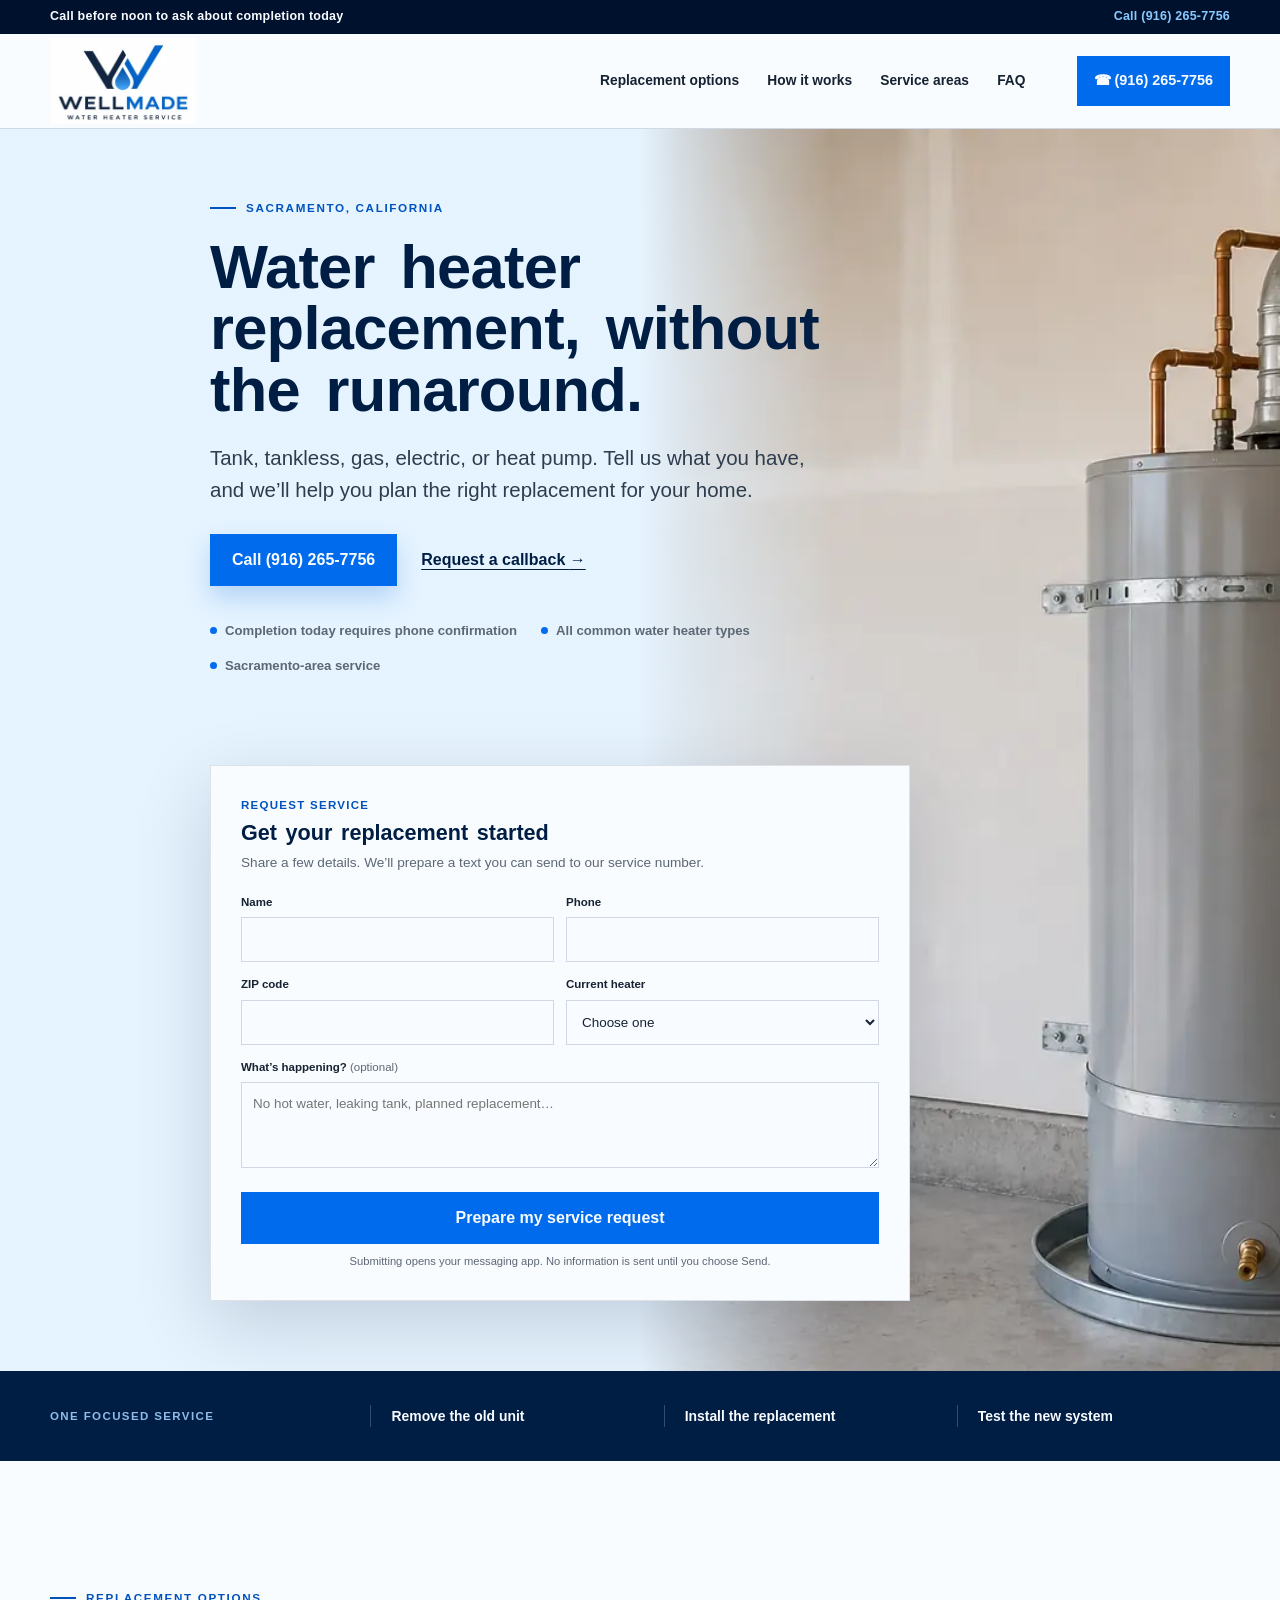
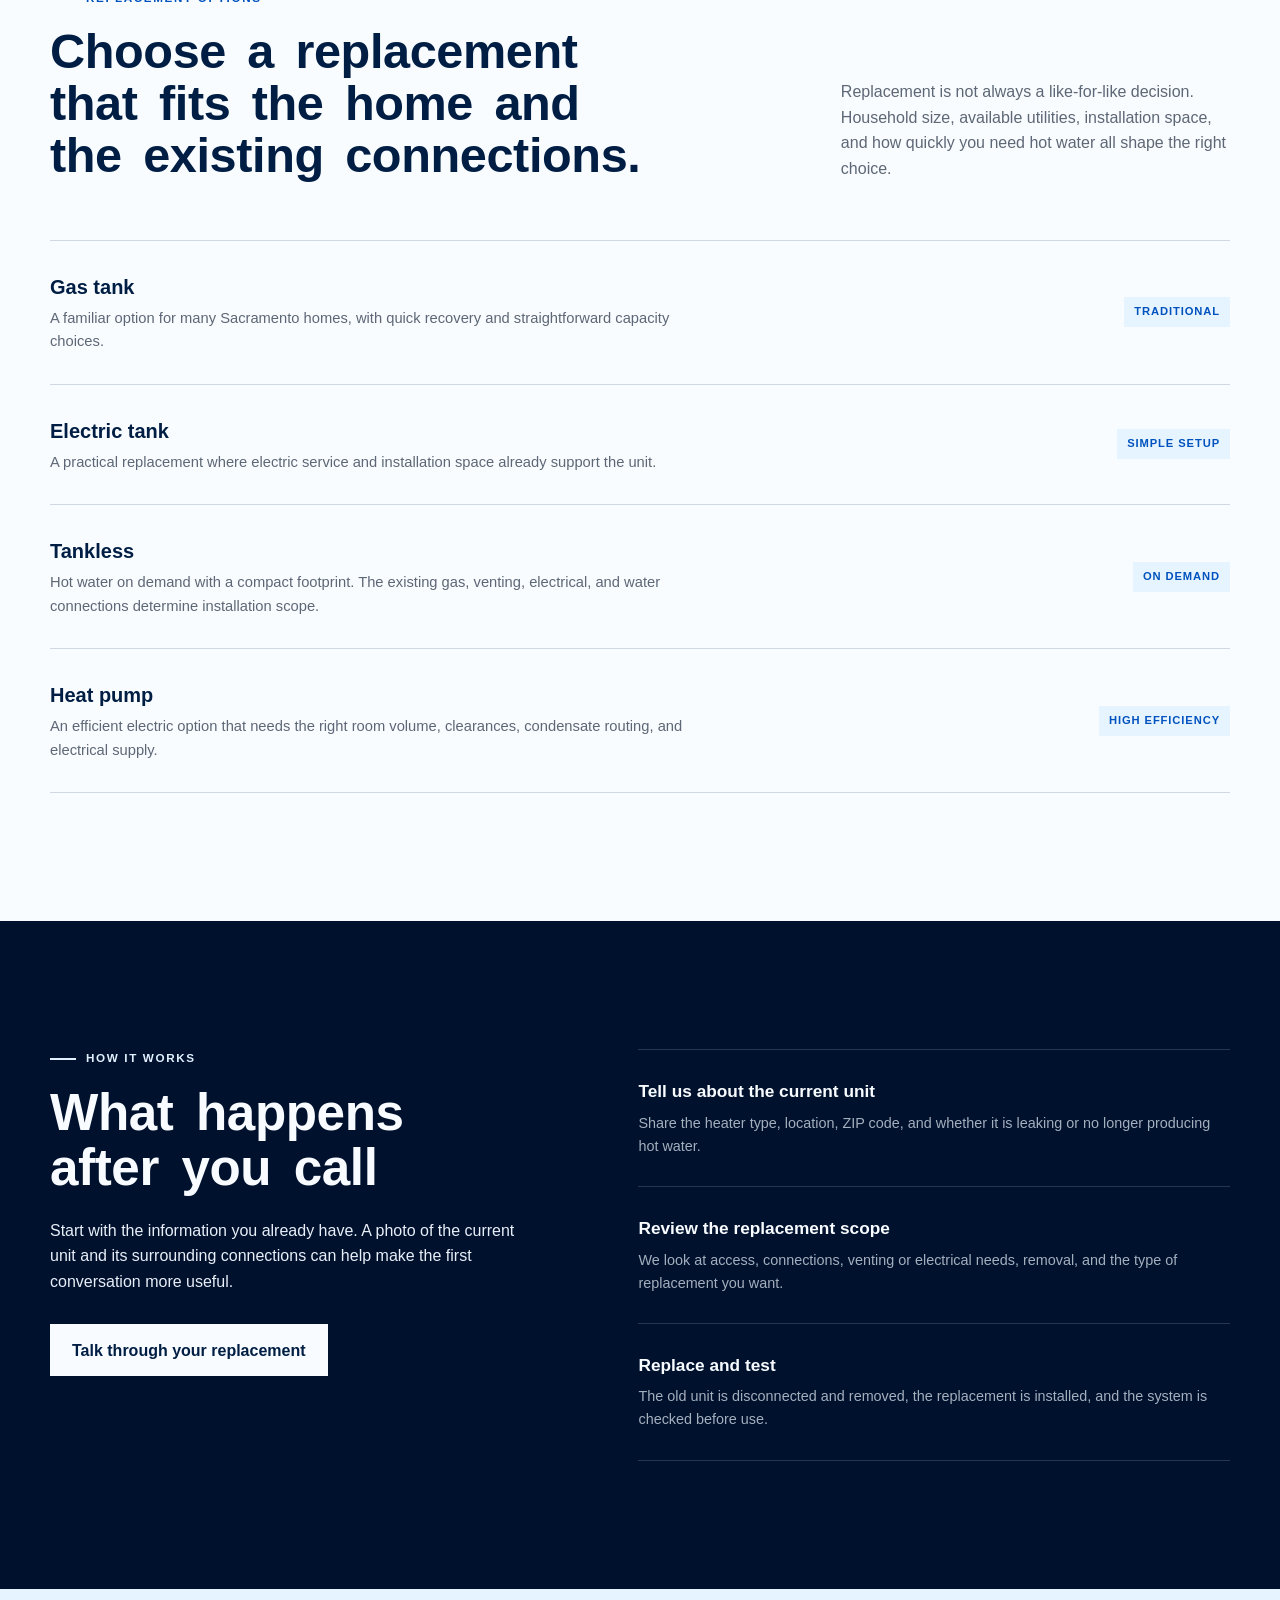
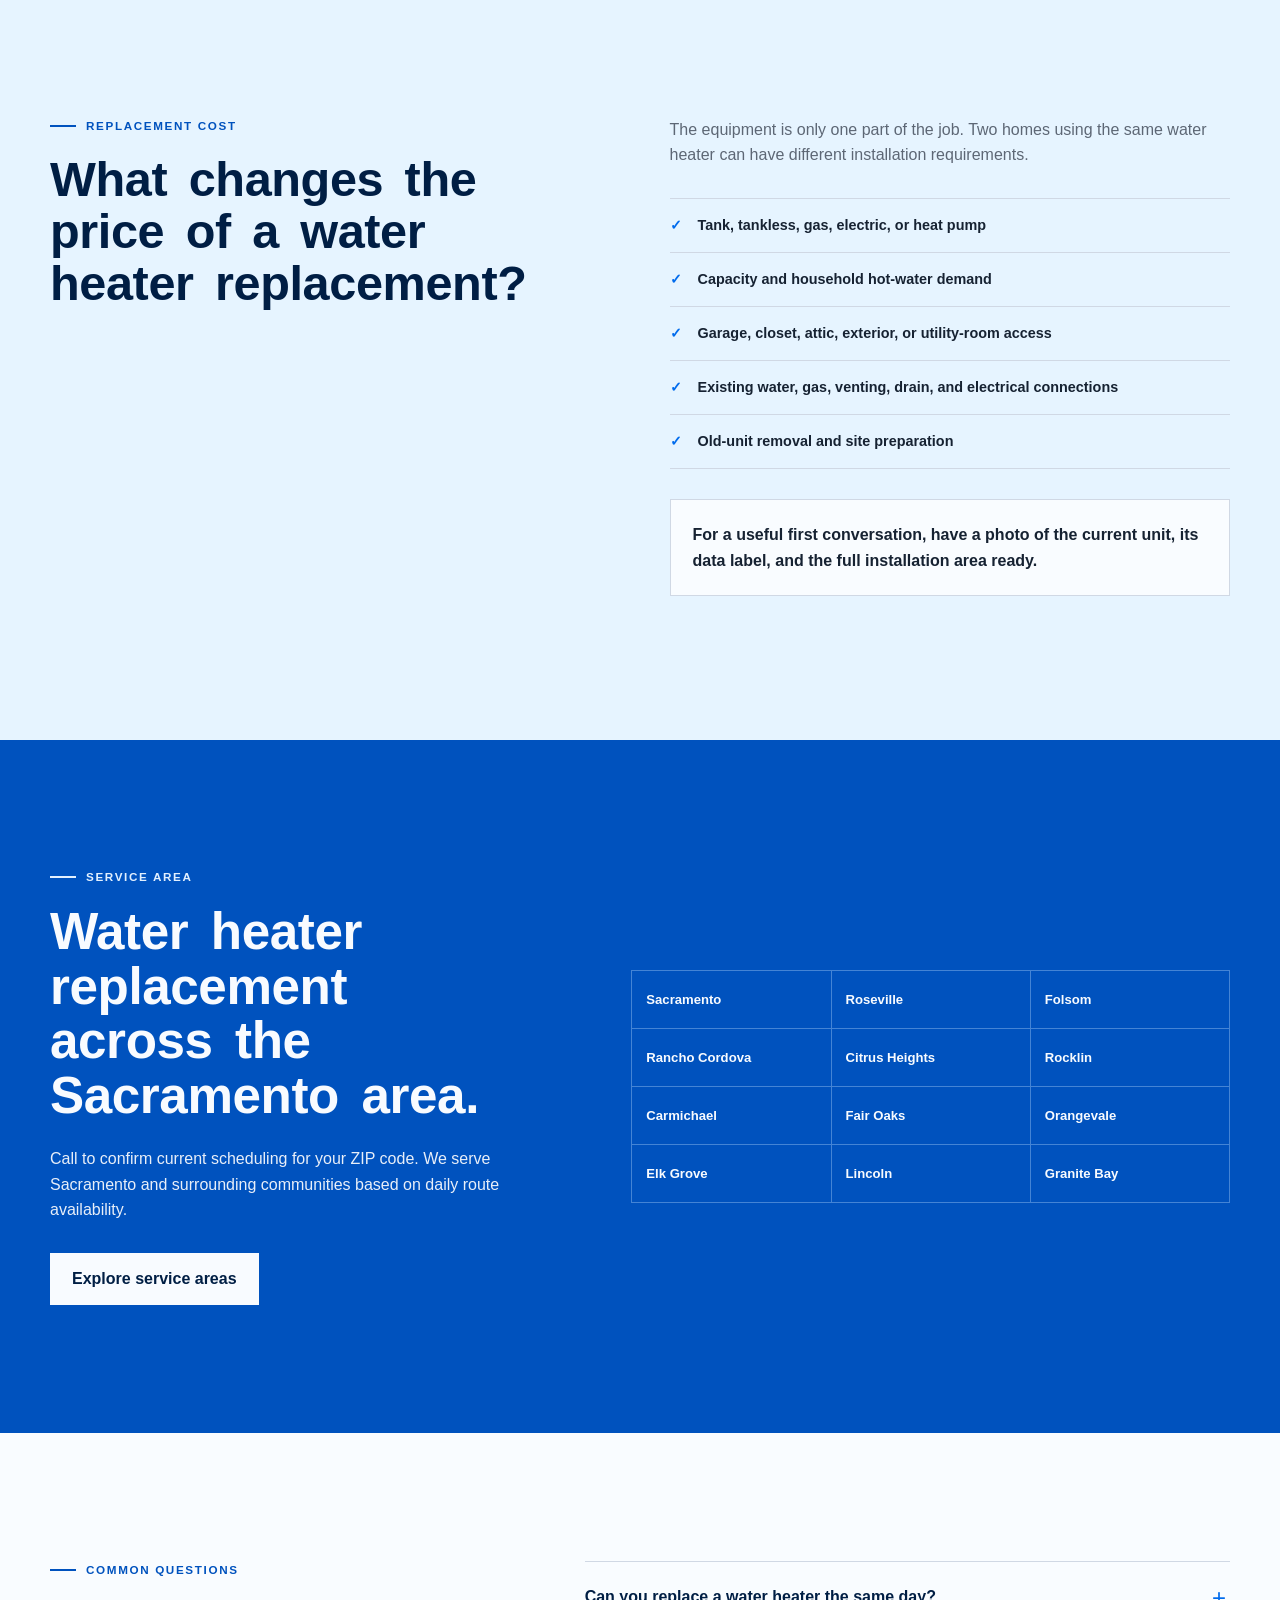
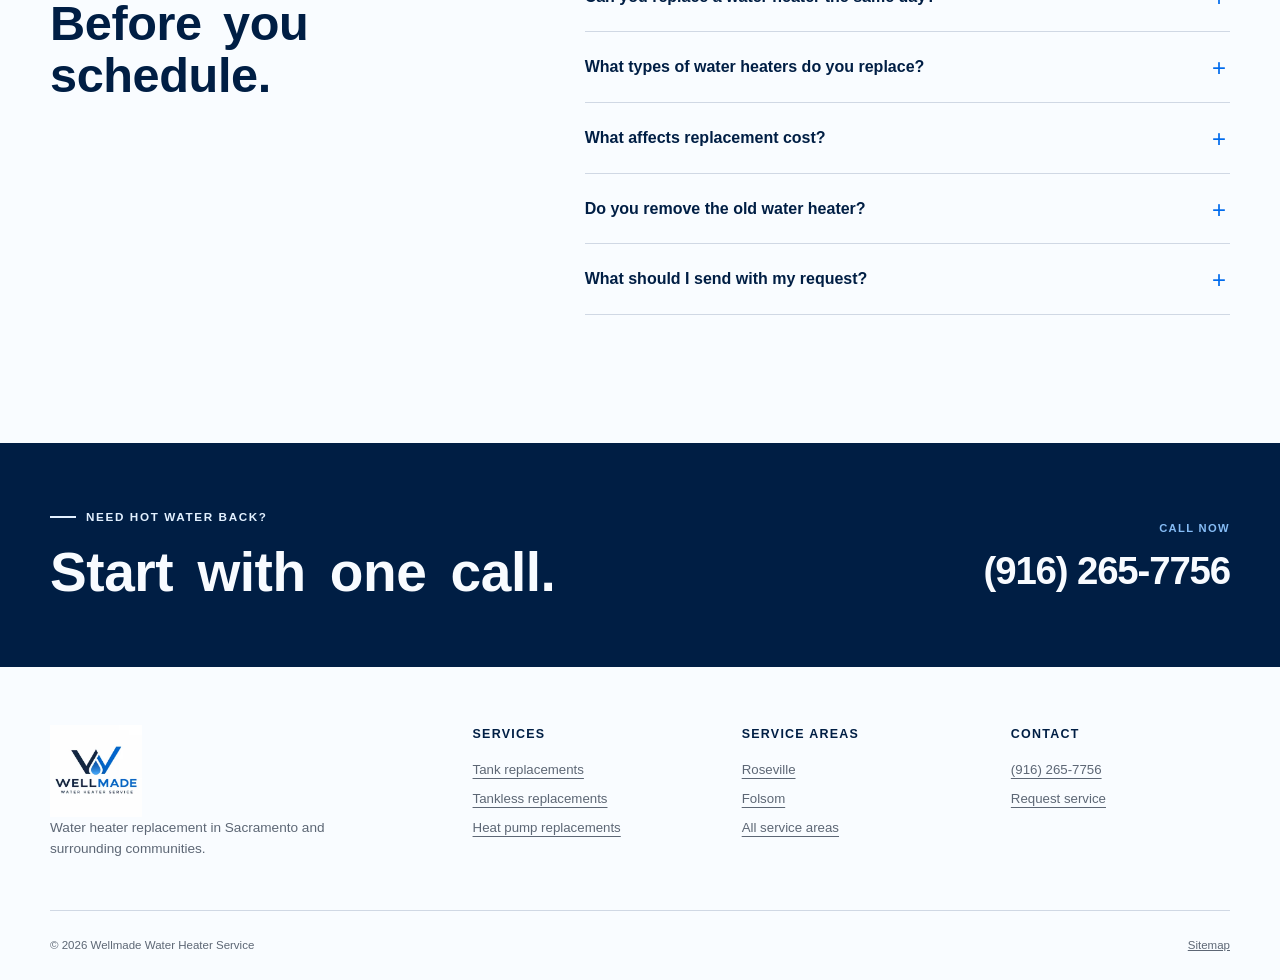
<file: index.html>
<!doctype html>
<html lang="en">
<head>
  <meta charset="utf-8">
  <meta name="viewport" content="width=device-width, initial-scale=1">
  <title>Water Heater Replacement in Sacramento, CA | Wellmade</title>
  <meta name="description" content="Water heater replacement in Sacramento for tank, tankless, gas, electric, and heat pump systems. Call before noon to ask about completion today.">
  <link rel="canonical" href="https://replacewaterheaters.com/">
  <meta name="robots" content="index,follow,max-image-preview:large">
  <meta property="og:type" content="website">
  <meta property="og:title" content="Water Heater Replacement in Sacramento | Wellmade">
  <meta property="og:description" content="Water heater replacement in the Sacramento area. Call before noon to ask whether completion by evening may be possible.">
  <meta property="og:url" content="https://replacewaterheaters.com/">
  <meta property="og:image" content="https://replacewaterheaters.com/assets/water-heater-hero-1536.webp">
  <meta name="theme-color" content="#075bd8">
  <link rel="icon" type="image/png" href="/assets/favicon.png">
  <link rel="preload" href="/assets/water-heater-hero-800.webp" as="image" type="image/webp" media="(max-width: 760px)" fetchpriority="high">
  <link rel="preload" href="/assets/water-heater-hero-1536.webp" as="image" type="image/webp" media="(min-width: 761px)" fetchpriority="high">
  <style>
    :root{--navy:oklch(24% .08 254);--navy-deep:oklch(18% .065 254);--blue:oklch(55% .22 255);--blue-dark:oklch(46% .19 255);--sky:oklch(96% .025 250);--ink:oklch(25% .035 255);--muted:oklch(51% .025 255);--line:oklch(88% .018 255);--paper:oklch(99% .006 255);--white:oklch(98.8% .006 255);--shell:min(1180px,calc(100vw - 40px));--shadow:0 24px 70px oklch(18% .05 255/.16)}
    *{box-sizing:border-box}html{scroll-behavior:smooth}body{margin:0;font-family:Arial,Helvetica,sans-serif;color:var(--ink);background:var(--paper);line-height:1.6}img{display:block;max-width:100%}a{color:inherit}.shell{width:var(--shell);margin-inline:auto}.skip-link{position:fixed;z-index:100;left:16px;top:12px;transform:translateY(-150%)}
    .service-bar{background:var(--navy-deep);color:var(--white);font-size:.78rem;font-weight:600}.service-bar__inner{min-height:34px;display:flex;justify-content:space-between;align-items:center}.service-bar a{color:oklch(82% .12 250);text-decoration:none}.site-header{position:relative;z-index:20;background:var(--paper);border-bottom:1px solid var(--line)}.header-inner{height:94px;display:flex;align-items:center;gap:clamp(20px,4vw,52px)}.brand{position:relative;flex:0 0 150px;width:150px;height:86px;overflow:hidden}.brand img{position:absolute;width:146px;height:146px;max-width:none;left:0;top:-27px}.desktop-nav{display:flex;align-items:center;gap:clamp(16px,2.2vw,30px);margin-left:auto}.desktop-nav a{font-size:.86rem;font-weight:600;text-decoration:none}.header-call{flex:0 0 auto;padding:13px 17px;background:var(--blue);color:var(--white);text-decoration:none;font-weight:700;font-size:.9rem}
    .hero{min-height:680px;position:relative;overflow:hidden;background:linear-gradient(90deg,var(--sky) 0 55%,transparent 55%)}.hero__image{position:absolute;inset:0 0 0 50%;overflow:hidden}.hero__image img{width:100%;height:100%;object-fit:cover;object-position:center}.hero__image:after{content:"";position:absolute;inset:0;background:linear-gradient(90deg,var(--sky),transparent 30%)}.hero__grid{min-height:680px;position:relative;display:grid;grid-template-columns:minmax(0,1.05fr) minmax(370px,.72fr);align-items:center;gap:clamp(40px,7vw,100px);padding-block:70px}.hero__copy{max-width:650px}.eyebrow{display:flex;align-items:center;gap:10px;margin:0 0 18px;color:var(--blue-dark);font-size:.73rem;font-weight:800;letter-spacing:.14em;text-transform:uppercase}.eyebrow span{width:26px;height:2px;background:currentColor}h1,p{margin-top:0}h1{max-width:680px;margin-bottom:22px;color:var(--navy);font-size:clamp(2.4rem,4.8vw,4.3rem);line-height:1;letter-spacing:-.012em;word-spacing:.15em;font-weight:800;text-wrap:balance}.hero__lead{max-width:610px;margin-bottom:28px;color:oklch(35% .035 255);font-size:clamp(1.05rem,1.7vw,1.28rem);line-height:1.55}.hero__actions{display:flex;align-items:center;gap:24px;flex-wrap:wrap}.button{min-height:52px;display:inline-flex;align-items:center;justify-content:center;border:0;padding:13px 22px;font-weight:700;text-decoration:none}.button--primary{background:var(--blue);color:var(--white);box-shadow:0 12px 26px oklch(51% .2 255/.22)}.button--light{background:var(--white);color:var(--navy)}.text-link{color:var(--navy);font-weight:700;text-underline-offset:4px}.hero__facts{display:flex;flex-wrap:wrap;gap:14px 24px;margin:34px 0 0;padding:0;list-style:none;font-size:.82rem;font-weight:600;color:var(--muted)}
    .request-form{align-self:center;padding:30px;background:var(--paper);box-shadow:var(--shadow);border:1px solid oklch(91% .01 255)}.request-form input,.request-form select,.request-form textarea{width:100%;min-height:45px}.field-row{display:grid;grid-template-columns:1fr 1fr;gap:12px}.field{margin-bottom:13px}.field label{display:block;margin-bottom:6px;font-size:.72rem;font-weight:700}.button--submit{width:100%;background:var(--blue);color:var(--white)}
    .mobile-cta{display:none}@media(max-width:980px){.desktop-nav{display:none}.header-call{margin-left:auto}.hero{background:var(--sky)}.hero__image{inset:0 0 0 58%;opacity:.55}.hero__grid{grid-template-columns:minmax(0,1fr) minmax(340px,.72fr);gap:30px}}@media(max-width:760px){:root{--shell:min(100% - 30px,620px)}body{padding-bottom:62px}.service-bar__inner{justify-content:center}.service-bar__inner span{display:none}.header-inner{height:84px}.brand{flex-basis:134px;width:134px;height:80px}.brand img{width:130px;height:130px;top:-25px}.header-call{padding:10px 12px;font-size:0}.header-call span{font-size:1.1rem}.hero{min-height:auto}.hero__image{position:relative;inset:auto;height:320px;opacity:1}.hero__image img{object-position:63% center}.hero__image:after{background:linear-gradient(0deg,var(--sky),transparent 35%)}.hero__grid{min-height:auto;display:flex;flex-direction:column;align-items:stretch;padding:0 0 48px;margin-top:-38px}.hero__copy{position:relative;z-index:2}h1{font-size:clamp(2.25rem,9.5vw,3.5rem)}.hero__lead{font-size:1rem}.hero__actions .button{width:100%}.text-link{width:100%;text-align:center}.hero__facts{gap:10px;flex-direction:column}.request-form{padding:24px 18px}.field-row{grid-template-columns:1fr;gap:0}.mobile-cta{position:fixed;z-index:50;inset:auto 0 0;height:62px;display:grid;grid-template-columns:1fr 1fr;background:var(--paper)}.mobile-cta a{display:grid;place-items:center;text-decoration:none;font-size:.82rem;font-weight:800}.mobile-cta a:first-child{background:var(--blue);color:var(--white)}}
  </style>
  <link rel="preload" href="/styles.css?v=20260811b" as="style" onload="this.onload=null;this.rel='stylesheet'">
  <noscript><link rel="stylesheet" href="/styles.css?v=20260811b"></noscript>
  <script type="application/ld+json">
{
  "@context": "https://schema.org",
  "@type": "HomeAndConstructionBusiness",
  "@id": "https://replacewaterheaters.com/#business",
  "name": "Wellmade Water Heater Service",
  "url": "https://replacewaterheaters.com/",
  "logo": "https://replacewaterheaters.com/assets/wellmade-water-heater-logo.png",
  "image": "https://replacewaterheaters.com/assets/water-heater-hero.png",
  "telephone": "+1-916-265-7756",
  "areaServed": [
    {
      "@type": "City",
      "name": "Sacramento"
    },
    {
      "@type": "City",
      "name": "Roseville"
    },
    {
      "@type": "City",
      "name": "Folsom"
    },
    {
      "@type": "City",
      "name": "Rancho Cordova"
    }
  ],
  "knowsAbout": [
    "Water heater replacement",
    "Water heater installation",
    "Tankless water heater replacement",
    "Gas water heater replacement",
    "Electric water heater replacement",
    "Heat pump water heater replacement"
  ],
  "contactPoint": {
    "@type": "ContactPoint",
    "telephone": "+1-916-265-7756",
    "contactType": "customer service",
    "areaServed": "US-CA",
    "availableLanguage": "English"
  }
}
</script>
  <script type="application/ld+json">
{
  "@context": "https://schema.org",
  "@type": "FAQPage",
  "mainEntity": [
    {
      "@type": "Question",
      "name": "Can you replace a water heater the same day?",
      "acceptedAnswer": {
        "@type": "Answer",
        "text": "Call before noon to ask whether completion today may be possible. We confirm timing by phone after checking the route, equipment availability, site conditions, and permit needs."
      }
    },
    {
      "@type": "Question",
      "name": "What types of water heaters do you replace?",
      "acceptedAnswer": {
        "@type": "Answer",
        "text": "We replace traditional tank, tankless, gas, electric, and heat pump water heaters for Sacramento-area homes."
      }
    },
    {
      "@type": "Question",
      "name": "What affects replacement cost?",
      "acceptedAnswer": {
        "@type": "Answer",
        "text": "Heater type and capacity, installation location, existing connections, venting or electrical requirements, removal, and required site preparation all affect the scope."
      }
    },
    {
      "@type": "Question",
      "name": "Do you remove the old water heater?",
      "acceptedAnswer": {
        "@type": "Answer",
        "text": "Old-unit removal can be included with the replacement. Confirm access and removal details when requesting your estimate."
      }
    },
    {
      "@type": "Question",
      "name": "What should I send with my request?",
      "acceptedAnswer": {
        "@type": "Answer",
        "text": "Your name, phone, ZIP code, heater type, and a short description are enough to start. Photos of the unit, data label, connections, and surrounding space are also useful."
      }
    }
  ]
}
</script>
</head>
<body>
  <a class="skip-link" href="#main">Skip to main content</a>

  <div class="service-bar">
    <div class="shell service-bar__inner">
      <span>Call before noon to ask about completion today</span>
      <a href="tel:+19162657756">Call (916) 265-7756</a>
    </div>
  </div>

  <header class="site-header">
    <div class="shell header-inner">
      <a class="brand" href="/" aria-label="Wellmade Water Heater Service home">
        <img src="/assets/wellmade-water-heater-logo-300.webp" alt="Wellmade Water Heater Service" width="300" height="300">
      </a>
      <nav class="desktop-nav" aria-label="Primary navigation">
        <a href="#options">Replacement options</a>
        <a href="#process">How it works</a>
        <a href="/service-areas/">Service areas</a>
        <a href="#faq">FAQ</a>
      </nav>
      <a class="header-call" href="tel:+19162657756" aria-label="Call (916) 265-7756">
        <span aria-hidden="true">☎</span> (916) 265-7756
      </a>
    </div>
  </header>

  <main id="main">
    <section class="hero" aria-labelledby="hero-title">
      <picture class="hero__image">
        <source media="(max-width: 760px)" srcset="/assets/water-heater-hero-800.webp" type="image/webp">
        <img src="/assets/water-heater-hero-1536.webp" alt="New residential water heater installed in a clean garage" width="1536" height="1024" fetchpriority="high">
      </picture>
      <div class="shell hero__grid">
        <div class="hero__copy">
          <p class="eyebrow"><span></span>Sacramento, California</p>
          <h1 id="hero-title">Water heater replacement, without the runaround.</h1>
          <p class="hero__lead">Tank, tankless, gas, electric, or heat pump. Tell us what you have, and we’ll help you plan the right replacement for your home.</p>
          <div class="hero__actions">
            <a class="button button--primary" href="tel:+19162657756">Call (916) 265-7756</a>
            <a class="text-link" href="#request">Request a callback <span aria-hidden="true">→</span></a>
          </div>
          <ul class="hero__facts" aria-label="Service highlights">
            <li>Completion today requires phone confirmation</li>
            <li>All common water heater types</li>
            <li>Sacramento-area service</li>
          </ul>
        </div>

        <form class="request-form" id="request" novalidate>
          <div class="form-heading">
            <p class="form-kicker">Request service</p>
            <h2>Get your replacement started</h2>
            <p>Share a few details. We’ll prepare a text you can send to our service number.</p>
          </div>
          <div class="field-row">
            <div class="field">
              <label for="name">Name</label>
              <input id="name" name="name" autocomplete="name" required>
            </div>
            <div class="field">
              <label for="phone">Phone</label>
              <input id="phone" name="phone" type="tel" inputmode="tel" autocomplete="tel" required>
            </div>
          </div>
          <div class="field-row">
            <div class="field">
              <label for="zip">ZIP code</label>
              <input id="zip" name="zip" inputmode="numeric" autocomplete="postal-code" pattern="[0-9]{5}" required>
            </div>
            <div class="field">
              <label for="heater">Current heater</label>
              <select id="heater" name="heater" required>
                <option value="">Choose one</option>
                <option>Gas tank</option>
                <option>Electric tank</option>
                <option>Tankless</option>
                <option>Heat pump</option>
                <option>Not sure</option>
              </select>
            </div>
          </div>
          <div class="field">
            <label for="message">What’s happening? <span>(optional)</span></label>
            <textarea id="message" name="message" rows="3" placeholder="No hot water, leaking tank, planned replacement…"></textarea>
          </div>
          <p class="form-error" id="form-error" role="alert" hidden>Please complete the required fields and enter a 5-digit ZIP code.</p>
          <button class="button button--submit" type="submit">Prepare my service request</button>
          <p class="form-note">Submitting opens your messaging app. No information is sent until you choose Send.</p>
        </form>
      </div>
    </section>

    <section class="intent-strip" aria-label="Water heater replacement services">
      <div class="shell intent-strip__grid">
        <p>One focused service</p>
        <strong>Remove the old unit</strong>
        <strong>Install the replacement</strong>
        <strong>Test the new system</strong>
      </div>
    </section>

    <section class="section options" id="options">
      <div class="shell">
        <div class="section-heading section-heading--split">
          <div>
            <p class="eyebrow"><span></span>Replacement options</p>
            <h2>Choose a replacement that fits the home and the existing connections.</h2>
          </div>
          <p>Replacement is not always a like-for-like decision. Household size, available utilities, installation space, and how quickly you need hot water all shape the right choice.</p>
        </div>

        <div class="option-list">
          <article class="option-row">
            <div><h3>Gas tank</h3><p>A familiar option for many Sacramento homes, with quick recovery and straightforward capacity choices.</p></div>
            <span class="option-tag">Traditional</span>
          </article>
          <article class="option-row">
            <div><h3>Electric tank</h3><p>A practical replacement where electric service and installation space already support the unit.</p></div>
            <span class="option-tag">Simple setup</span>
          </article>
          <article class="option-row">
            <div><h3>Tankless</h3><p>Hot water on demand with a compact footprint. The existing gas, venting, electrical, and water connections determine installation scope.</p></div>
            <span class="option-tag">On demand</span>
          </article>
          <article class="option-row">
            <div><h3>Heat pump</h3><p>An efficient electric option that needs the right room volume, clearances, condensate routing, and electrical supply.</p></div>
            <span class="option-tag">High efficiency</span>
          </article>
        </div>
      </div>
    </section>

    <section class="section process" id="process">
      <div class="shell process__grid">
        <div class="process__intro">
          <p class="eyebrow eyebrow--light"><span></span>How it works</p>
          <h2>What happens after you call</h2>
          <p>Start with the information you already have. A photo of the current unit and its surrounding connections can help make the first conversation more useful.</p>
          <a class="button button--light" href="tel:+19162657756">Talk through your replacement</a>
        </div>
        <ol class="steps">
          <li><div><h3>Tell us about the current unit</h3><p>Share the heater type, location, ZIP code, and whether it is leaking or no longer producing hot water.</p></div></li>
          <li><div><h3>Review the replacement scope</h3><p>We look at access, connections, venting or electrical needs, removal, and the type of replacement you want.</p></div></li>
          <li><div><h3>Replace and test</h3><p>The old unit is disconnected and removed, the replacement is installed, and the system is checked before use.</p></div></li>
        </ol>
      </div>
    </section>

    <section class="section cost" id="cost">
      <div class="shell cost__grid">
        <div>
          <p class="eyebrow"><span></span>Replacement cost</p>
          <h2>What changes the price of a water heater replacement?</h2>
        </div>
        <div class="cost__content">
          <p>The equipment is only one part of the job. Two homes using the same water heater can have different installation requirements.</p>
          <ul class="check-list">
            <li>Tank, tankless, gas, electric, or heat pump</li>
            <li>Capacity and household hot-water demand</li>
            <li>Garage, closet, attic, exterior, or utility-room access</li>
            <li>Existing water, gas, venting, drain, and electrical connections</li>
            <li>Old-unit removal and site preparation</li>
          </ul>
          <p class="cost__callout">For a useful first conversation, have a photo of the current unit, its data label, and the full installation area ready.</p>
        </div>
      </div>
    </section>

    <section class="section service-area" id="service-area">
      <div class="shell service-area__grid">
        <div class="service-area__copy">
          <p class="eyebrow eyebrow--light"><span></span>Service area</p>
          <h2>Water heater replacement across the Sacramento area.</h2>
          <p>Call to confirm current scheduling for your ZIP code. We serve Sacramento and surrounding communities based on daily route availability.</p>
          <a class="button button--light" href="/service-areas/">Explore service areas</a>
        </div>
        <div class="city-list" aria-label="Cities served">
          <span>Sacramento</span><span>Roseville</span><span>Folsom</span><span>Rancho Cordova</span>
          <span>Citrus Heights</span><span>Rocklin</span><span>Carmichael</span><span>Fair Oaks</span>
          <span>Orangevale</span><span>Elk Grove</span><span>Lincoln</span><span>Granite Bay</span>
        </div>
      </div>
    </section>

    <section class="section faq" id="faq">
      <div class="shell faq__grid">
        <div>
          <p class="eyebrow"><span></span>Common questions</p>
          <h2>Before you schedule.</h2>
        </div>
        <div class="faq-list">
          <details>
            <summary>Can you replace a water heater the same day?</summary>
            <p>Call before noon to ask whether completion today may be possible. We confirm timing by phone after checking the route, equipment availability, site conditions, and permit needs.</p>
          </details>
          <details>
            <summary>What types of water heaters do you replace?</summary>
            <p>We replace traditional tank, tankless, gas, electric, and heat pump water heaters for Sacramento-area homes.</p>
          </details>
          <details>
            <summary>What affects replacement cost?</summary>
            <p>Heater type and capacity, installation location, existing connections, venting or electrical requirements, removal, and required site preparation all affect the scope.</p>
          </details>
          <details>
            <summary>Do you remove the old water heater?</summary>
            <p>Old-unit removal can be included with the replacement. Confirm access and removal details when requesting your estimate.</p>
          </details>
          <details>
            <summary>What should I send with my request?</summary>
            <p>Your name, phone, ZIP code, heater type, and a short description are enough to start. Photos of the unit, data label, connections, and surrounding space are also useful.</p>
          </details>
        </div>
      </div>
    </section>

    <section class="final-cta">
      <div class="shell final-cta__inner">
        <div>
          <p class="eyebrow eyebrow--light"><span></span>Need hot water back?</p>
          <h2>Start with one call.</h2>
        </div>
        <a class="final-cta__phone" href="tel:+19162657756"><span>Call now</span>(916) 265-7756</a>
      </div>
    </section>
  </main>

  <footer class="site-footer">
    <div class="shell footer__grid">
      <div class="footer-brand">
        <img src="/assets/wellmade-water-heater-logo-300.webp" alt="Wellmade Water Heater Service" width="300" height="300" loading="lazy" decoding="async">
        <p>Water heater replacement in Sacramento and surrounding communities.</p>
      </div>
      <div><h2>Services</h2><a href="#options">Tank replacements</a><a href="#options">Tankless replacements</a><a href="#options">Heat pump replacements</a></div>
      <div><h2>Service areas</h2><a href="/service-areas/roseville-ca/">Roseville</a><a href="/service-areas/folsom-ca/">Folsom</a><a href="/service-areas/">All service areas</a></div>
      <div><h2>Contact</h2><a href="tel:+19162657756">(916) 265-7756</a><a href="#request">Request service</a></div>
    </div>
    <div class="shell footer-bottom"><span>© <span id="year">2026</span> Wellmade Water Heater Service</span><a href="/sitemap.xml">Sitemap</a></div>
  </footer>

  <div class="mobile-cta" aria-label="Quick contact">
    <a href="tel:+19162657756">Call now</a>
    <a href="#request">Request service</a>
  </div>

  <script src="/script.js?v=20260810b" defer></script>
</body>
</html>
</file>
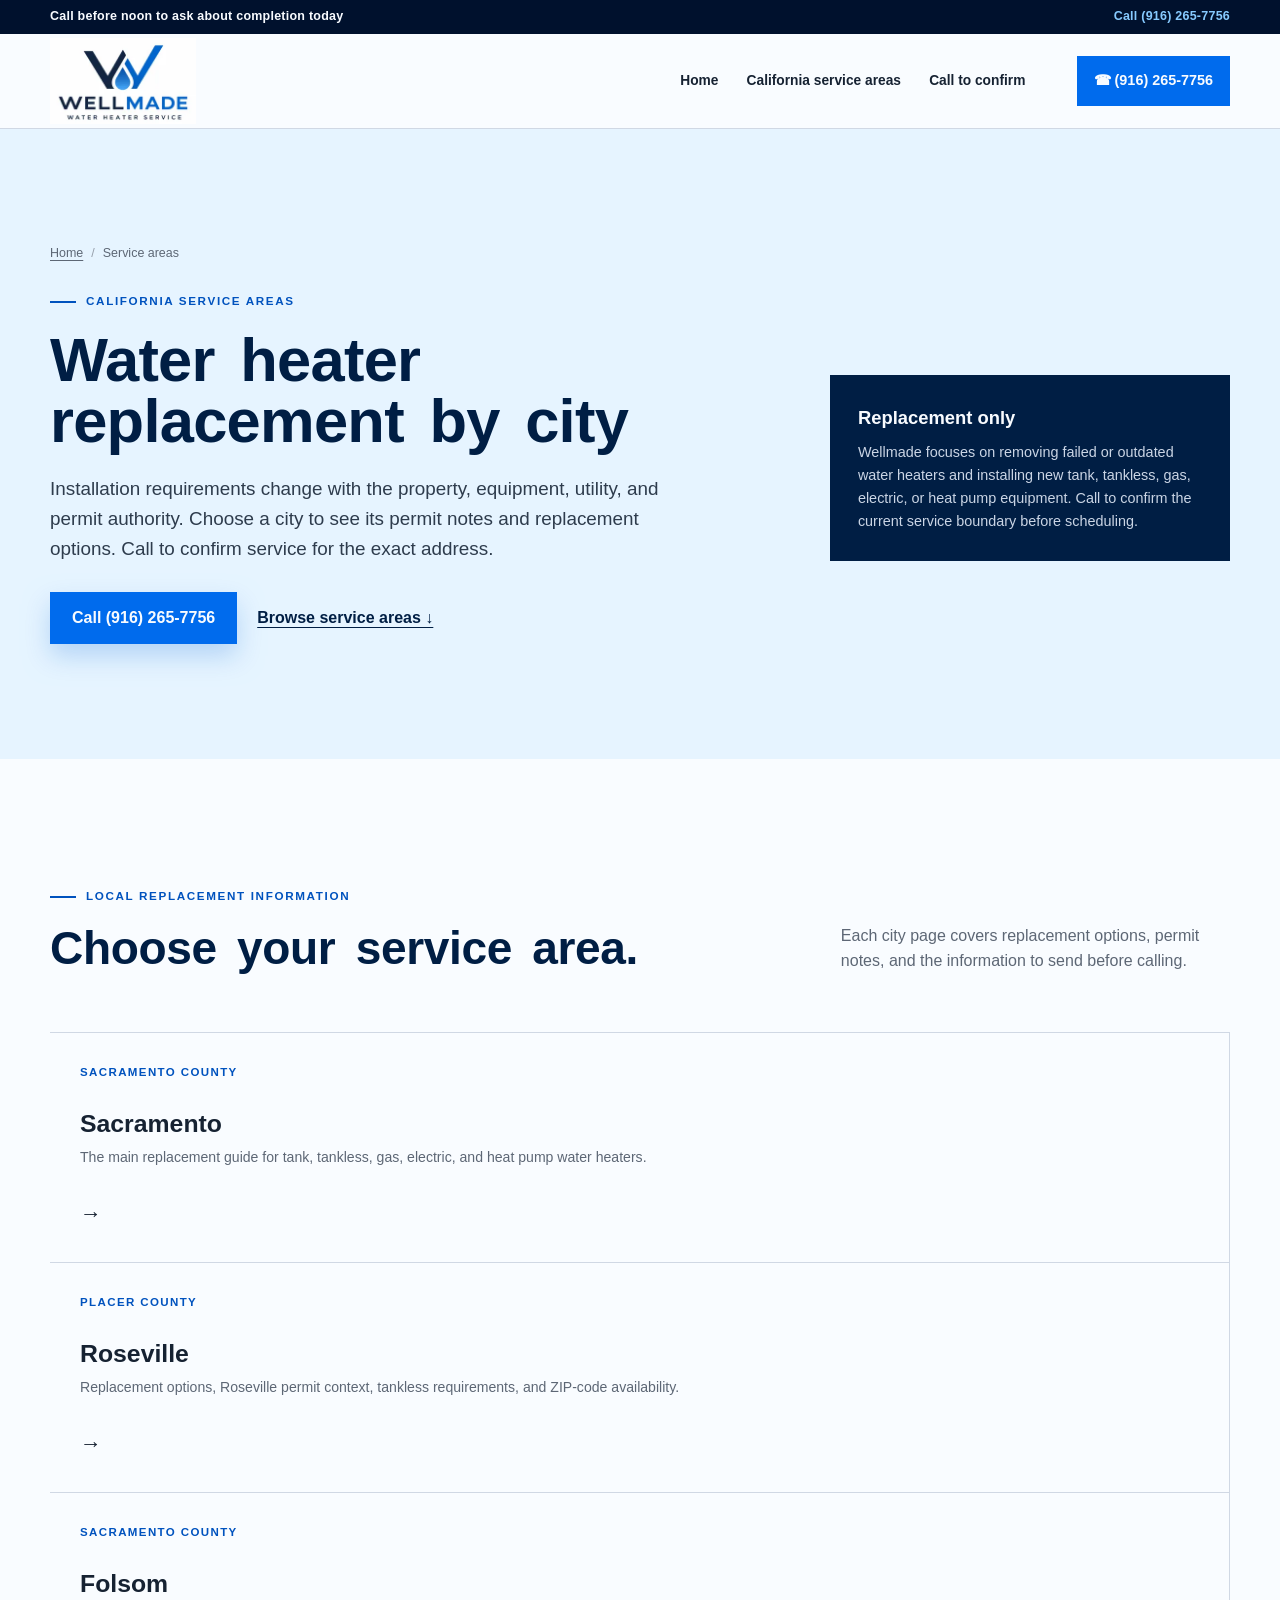
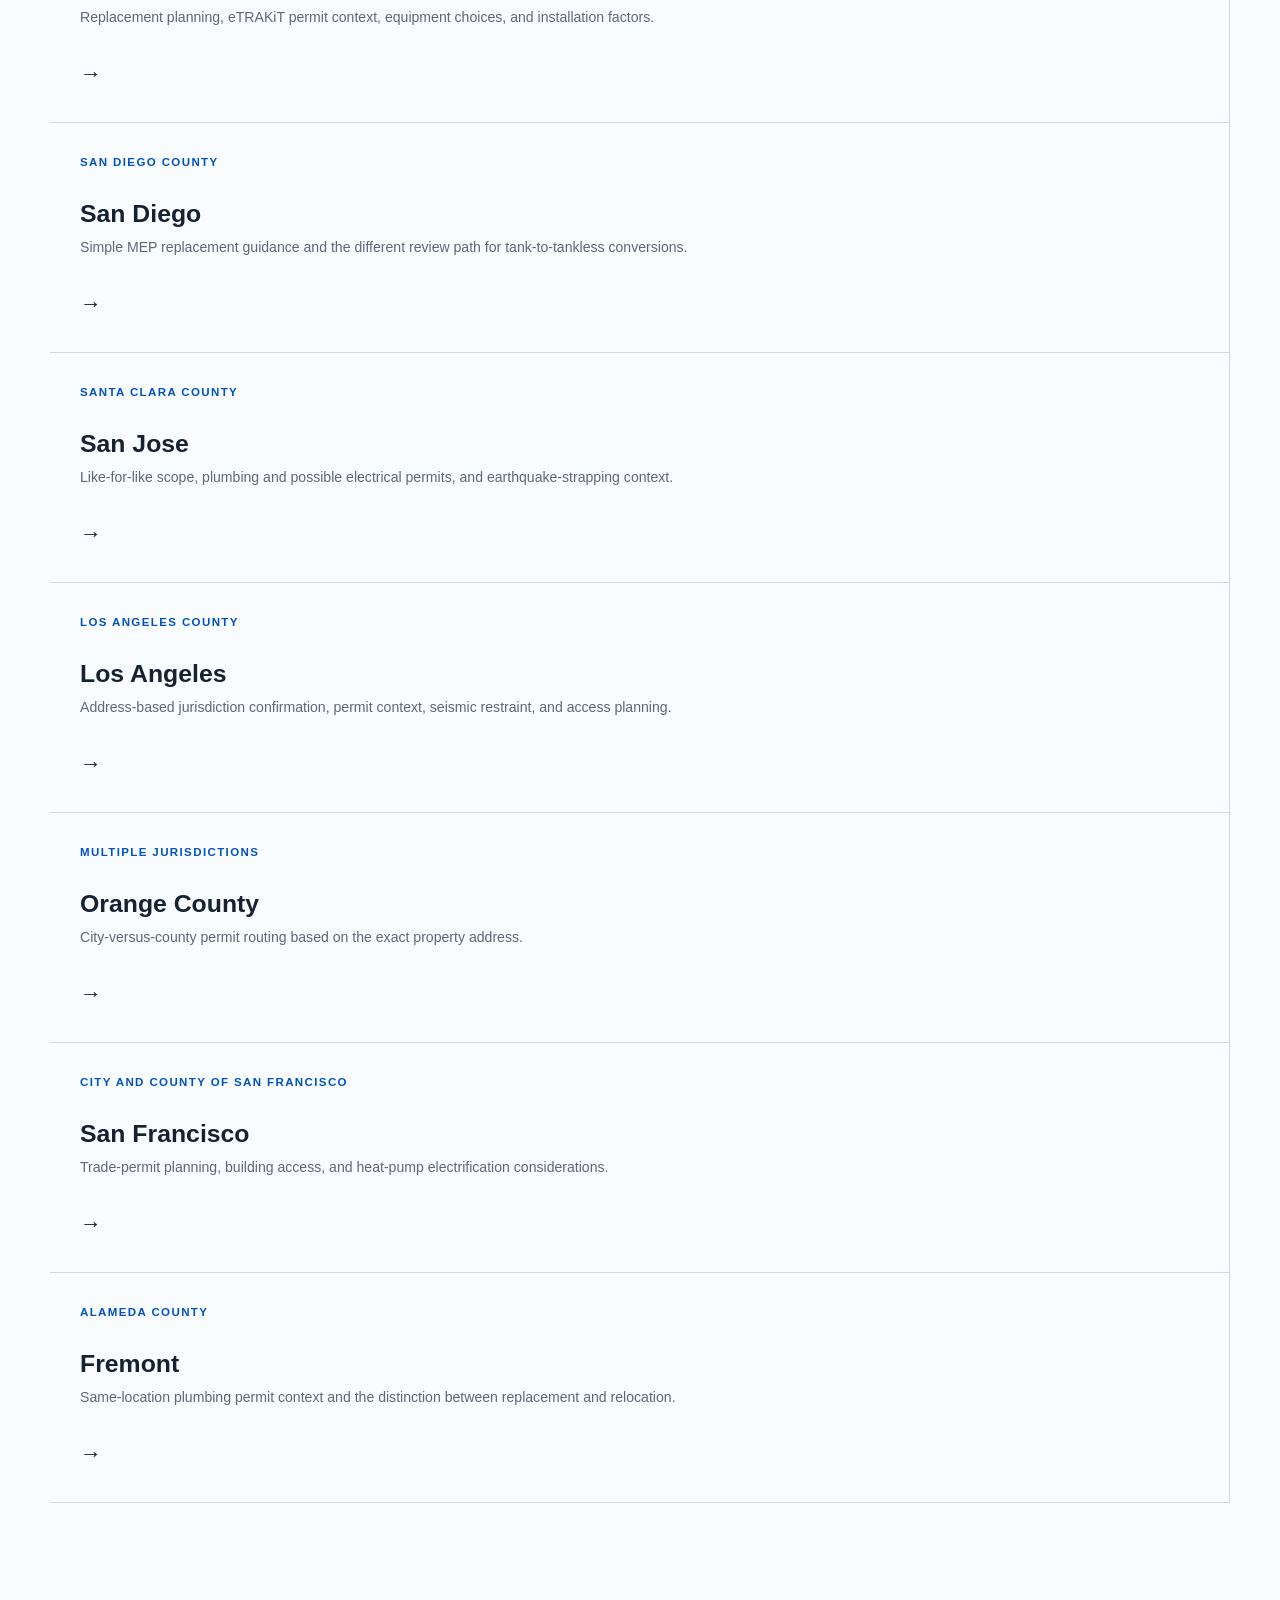
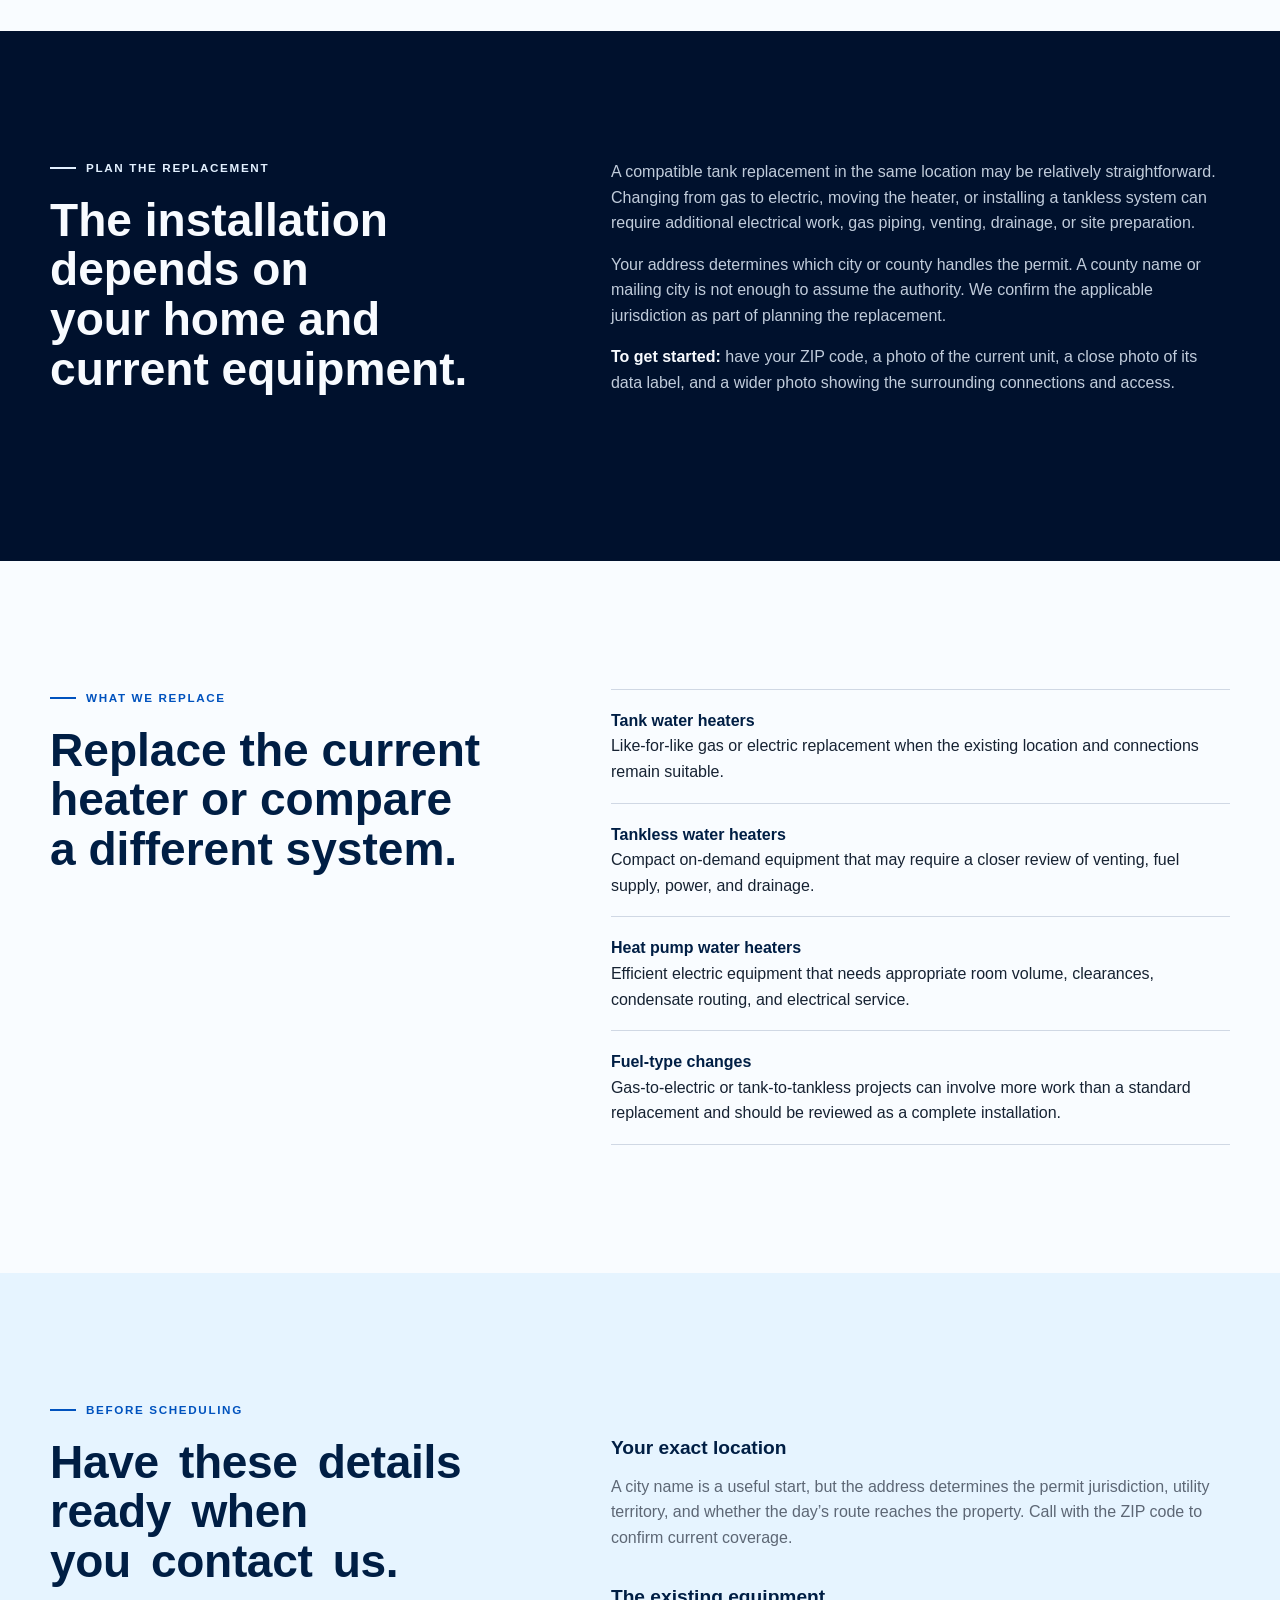
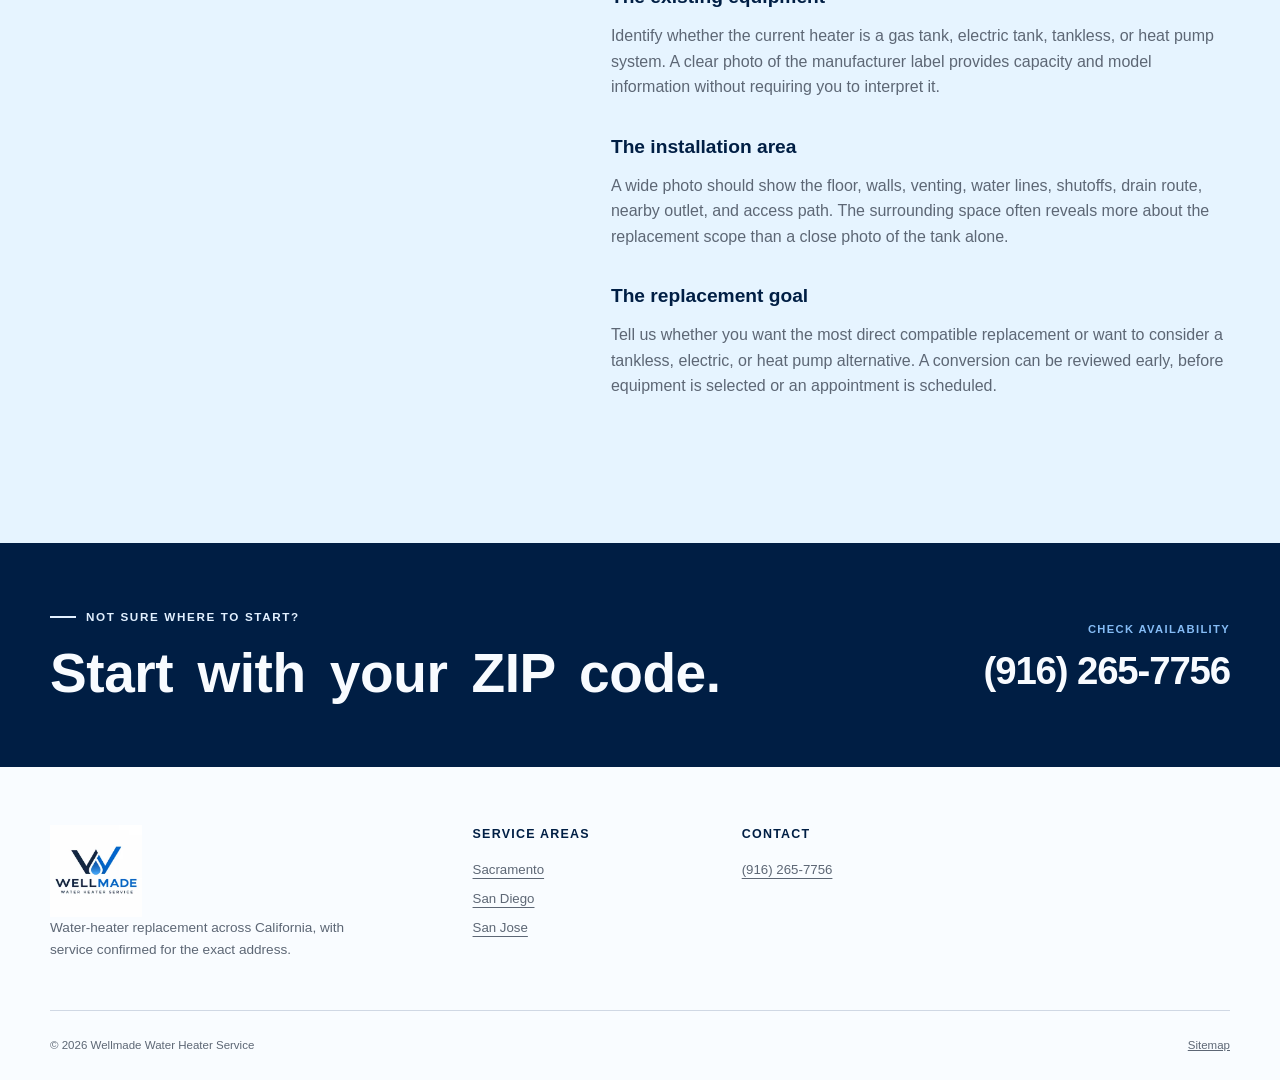
<file: service-areas/index.html>
<!doctype html>
<html lang="en">
<head>
  <meta charset="utf-8">
  <meta name="viewport" content="width=device-width, initial-scale=1">
  <title>Water Heater Replacement Service Areas | Wellmade</title>
  <meta name="description" content="Explore Wellmade water heater replacement service areas across California. Review local permit context and confirm service for your exact address.">
  <link rel="canonical" href="https://replacewaterheaters.com/service-areas/">
  <meta name="robots" content="index,follow,max-image-preview:large">
  <meta property="og:type" content="website">
  <meta property="og:title" content="Water Heater Replacement Service Areas | Wellmade">
  <meta property="og:description" content="Local water heater replacement planning for California homeowners.">
  <meta property="og:url" content="https://replacewaterheaters.com/service-areas/">
  <meta property="og:image" content="https://replacewaterheaters.com/assets/water-heater-hero-1536.webp">
  <meta name="theme-color" content="#075bd8">
  <link rel="icon" type="image/png" href="/assets/favicon.png">
  <link rel="stylesheet" href="/styles.css?v=20260811b">
  <script type="application/ld+json">
  {"@context":"https://schema.org","@type":"CollectionPage","name":"Water Heater Replacement Service Areas","url":"https://replacewaterheaters.com/service-areas/","isPartOf":{"@type":"WebSite","name":"Wellmade Water Heater Service","url":"https://replacewaterheaters.com/"},"breadcrumb":{"@type":"BreadcrumbList","itemListElement":[{"@type":"ListItem","position":1,"name":"Home","item":"https://replacewaterheaters.com/"},{"@type":"ListItem","position":2,"name":"Service Areas","item":"https://replacewaterheaters.com/service-areas/"}]}}
  </script>
</head>
<body>
  <a class="skip-link" href="#main">Skip to main content</a>
  <div class="service-bar"><div class="shell service-bar__inner"><span>Call before noon to ask about completion today</span><a href="tel:+19162657756">Call (916) 265-7756</a></div></div>
  <header class="site-header">
    <div class="shell header-inner">
      <a class="brand" href="/" aria-label="Wellmade Water Heater Service home"><img src="/assets/wellmade-water-heater-logo-300.webp" alt="Wellmade Water Heater Service" width="300" height="300"></a>
      <nav class="desktop-nav" aria-label="Primary navigation"><a href="/">Home</a><a href="#areas">California service areas</a><a href="tel:+19162657756">Call to confirm</a></nav>
      <a class="header-call" href="tel:+19162657756" aria-label="Call (916) 265-7756"><span aria-hidden="true">☎</span> (916) 265-7756</a>
    </div>
  </header>
  <main id="main">
    <section class="page-hero">
      <div class="shell">
        <ol class="breadcrumbs" aria-label="Breadcrumb"><li><a href="/">Home</a></li><li>Service areas</li></ol>
        <div class="page-hero__grid">
          <div class="page-hero__copy">
            <p class="eyebrow"><span></span>California service areas</p>
            <h1>Water heater replacement by city</h1>
            <p>Installation requirements change with the property, equipment, utility, and permit authority. Choose a city to see its permit notes and replacement options. Call to confirm service for the exact address.</p>
            <div class="page-hero__actions"><a class="button button--primary" href="tel:+19162657756">Call (916) 265-7756</a><a class="text-link" href="#areas">Browse service areas ↓</a></div>
          </div>
          <aside class="page-hero__note"><strong>Replacement only</strong><p>Wellmade focuses on removing failed or outdated water heaters and installing new tank, tankless, gas, electric, or heat pump equipment. Call to confirm the current service boundary before scheduling.</p></aside>
        </div>
      </div>
    </section>

    <section class="section" id="areas">
      <div class="shell">
        <div class="section-heading section-heading--split areas-heading">
          <div><p class="eyebrow"><span></span>Local replacement information</p><h2>Choose your service area.</h2></div>
          <p>Each city page covers replacement options, permit notes, and the information to send before calling.</p>
        </div>
        <div class="area-directory">
          <a class="area-link" href="/"><span class="area-link__place">Sacramento County</span><div><h2>Sacramento</h2><p>The main replacement guide for tank, tankless, gas, electric, and heat pump water heaters.</p></div><span class="area-link__arrow" aria-hidden="true">→</span></a>
          <a class="area-link" href="/service-areas/roseville-ca/"><span class="area-link__place">Placer County</span><div><h2>Roseville</h2><p>Replacement options, Roseville permit context, tankless requirements, and ZIP-code availability.</p></div><span class="area-link__arrow" aria-hidden="true">→</span></a>
          <a class="area-link" href="/service-areas/folsom-ca/"><span class="area-link__place">Sacramento County</span><div><h2>Folsom</h2><p>Replacement planning, eTRAKiT permit context, equipment choices, and installation factors.</p></div><span class="area-link__arrow" aria-hidden="true">→</span></a>
          <a class="area-link" href="/service-areas/san-diego-ca/"><span class="area-link__place">San Diego County</span><div><h2>San Diego</h2><p>Simple MEP replacement guidance and the different review path for tank-to-tankless conversions.</p></div><span class="area-link__arrow" aria-hidden="true">→</span></a>
          <a class="area-link" href="/service-areas/san-jose-ca/"><span class="area-link__place">Santa Clara County</span><div><h2>San Jose</h2><p>Like-for-like scope, plumbing and possible electrical permits, and earthquake-strapping context.</p></div><span class="area-link__arrow" aria-hidden="true">→</span></a>
          <a class="area-link" href="/service-areas/los-angeles-ca/"><span class="area-link__place">Los Angeles County</span><div><h2>Los Angeles</h2><p>Address-based jurisdiction confirmation, permit context, seismic restraint, and access planning.</p></div><span class="area-link__arrow" aria-hidden="true">→</span></a>
          <a class="area-link" href="/service-areas/orange-county-ca/"><span class="area-link__place">Multiple jurisdictions</span><div><h2>Orange County</h2><p>City-versus-county permit routing based on the exact property address.</p></div><span class="area-link__arrow" aria-hidden="true">→</span></a>
          <a class="area-link" href="/service-areas/san-francisco-ca/"><span class="area-link__place">City and County of San Francisco</span><div><h2>San Francisco</h2><p>Trade-permit planning, building access, and heat-pump electrification considerations.</p></div><span class="area-link__arrow" aria-hidden="true">→</span></a>
          <a class="area-link" href="/service-areas/fremont-ca/"><span class="area-link__place">Alameda County</span><div><h2>Fremont</h2><p>Same-location plumbing permit context and the distinction between replacement and relocation.</p></div><span class="area-link__arrow" aria-hidden="true">→</span></a>
        </div>
      </div>
    </section>

    <section class="section local-detail">
      <div class="shell content-grid">
        <div><p class="eyebrow eyebrow--light"><span></span>Plan the replacement</p><h2>The installation depends on your home and current equipment.</h2></div>
        <div class="prose">
          <p>A compatible tank replacement in the same location may be relatively straightforward. Changing from gas to electric, moving the heater, or installing a tankless system can require additional electrical work, gas piping, venting, drainage, or site preparation.</p>
          <p>Your address determines which city or county handles the permit. A county name or mailing city is not enough to assume the authority. We confirm the applicable jurisdiction as part of planning the replacement.</p>
          <p><strong>To get started:</strong> have your ZIP code, a photo of the current unit, a close photo of its data label, and a wider photo showing the surrounding connections and access.</p>
        </div>
      </div>
    </section>

    <section class="section">
      <div class="shell content-grid">
        <div><p class="eyebrow"><span></span>What we replace</p><h2>Replace the current heater or compare a different system.</h2></div>
        <ul class="fact-list">
          <li><strong>Tank water heaters</strong>Like-for-like gas or electric replacement when the existing location and connections remain suitable.</li>
          <li><strong>Tankless water heaters</strong>Compact on-demand equipment that may require a closer review of venting, fuel supply, power, and drainage.</li>
          <li><strong>Heat pump water heaters</strong>Efficient electric equipment that needs appropriate room volume, clearances, condensate routing, and electrical service.</li>
          <li><strong>Fuel-type changes</strong>Gas-to-electric or tank-to-tankless projects can involve more work than a standard replacement and should be reviewed as a complete installation.</li>
        </ul>
      </div>
    </section>

    <section class="section cost">
      <div class="shell content-grid">
        <div><p class="eyebrow"><span></span>Before scheduling</p><h2>Have these details ready when you contact us.</h2></div>
        <div class="prose">
          <h3>Your exact location</h3><p>A city name is a useful start, but the address determines the permit jurisdiction, utility territory, and whether the day’s route reaches the property. Call with the ZIP code to confirm current coverage.</p>
          <h3>The existing equipment</h3><p>Identify whether the current heater is a gas tank, electric tank, tankless, or heat pump system. A clear photo of the manufacturer label provides capacity and model information without requiring you to interpret it.</p>
          <h3>The installation area</h3><p>A wide photo should show the floor, walls, venting, water lines, shutoffs, drain route, nearby outlet, and access path. The surrounding space often reveals more about the replacement scope than a close photo of the tank alone.</p>
          <h3>The replacement goal</h3><p>Tell us whether you want the most direct compatible replacement or want to consider a tankless, electric, or heat pump alternative. A conversion can be reviewed early, before equipment is selected or an appointment is scheduled.</p>
        </div>
      </div>
    </section>

    <section class="final-cta"><div class="shell final-cta__inner"><div><p class="eyebrow eyebrow--light"><span></span>Not sure where to start?</p><h2>Start with your ZIP code.</h2></div><a class="final-cta__phone" href="tel:+19162657756"><span>Check availability</span>(916) 265-7756</a></div></section>
  </main>
  <footer class="site-footer"><div class="shell footer__grid"><div class="footer-brand"><img src="/assets/wellmade-water-heater-logo-300.webp" alt="Wellmade Water Heater Service" width="300" height="300" loading="lazy"><p>Water-heater replacement across California, with service confirmed for the exact address.</p></div><div><h2>Service areas</h2><a href="/">Sacramento</a><a href="/service-areas/san-diego-ca/">San Diego</a><a href="/service-areas/san-jose-ca/">San Jose</a></div><div><h2>Contact</h2><a href="tel:+19162657756">(916) 265-7756</a></div></div><div class="shell footer-bottom"><span>© <span id="year">2026</span> Wellmade Water Heater Service</span><a href="/sitemap.xml">Sitemap</a></div></footer>
  <div class="mobile-cta" aria-label="Quick contact"><a href="tel:+19162657756">Call now</a><a href="/#request">Request service</a></div>
  <script src="/script.js?v=20260810b" defer></script>
</body>
</html>
</file>
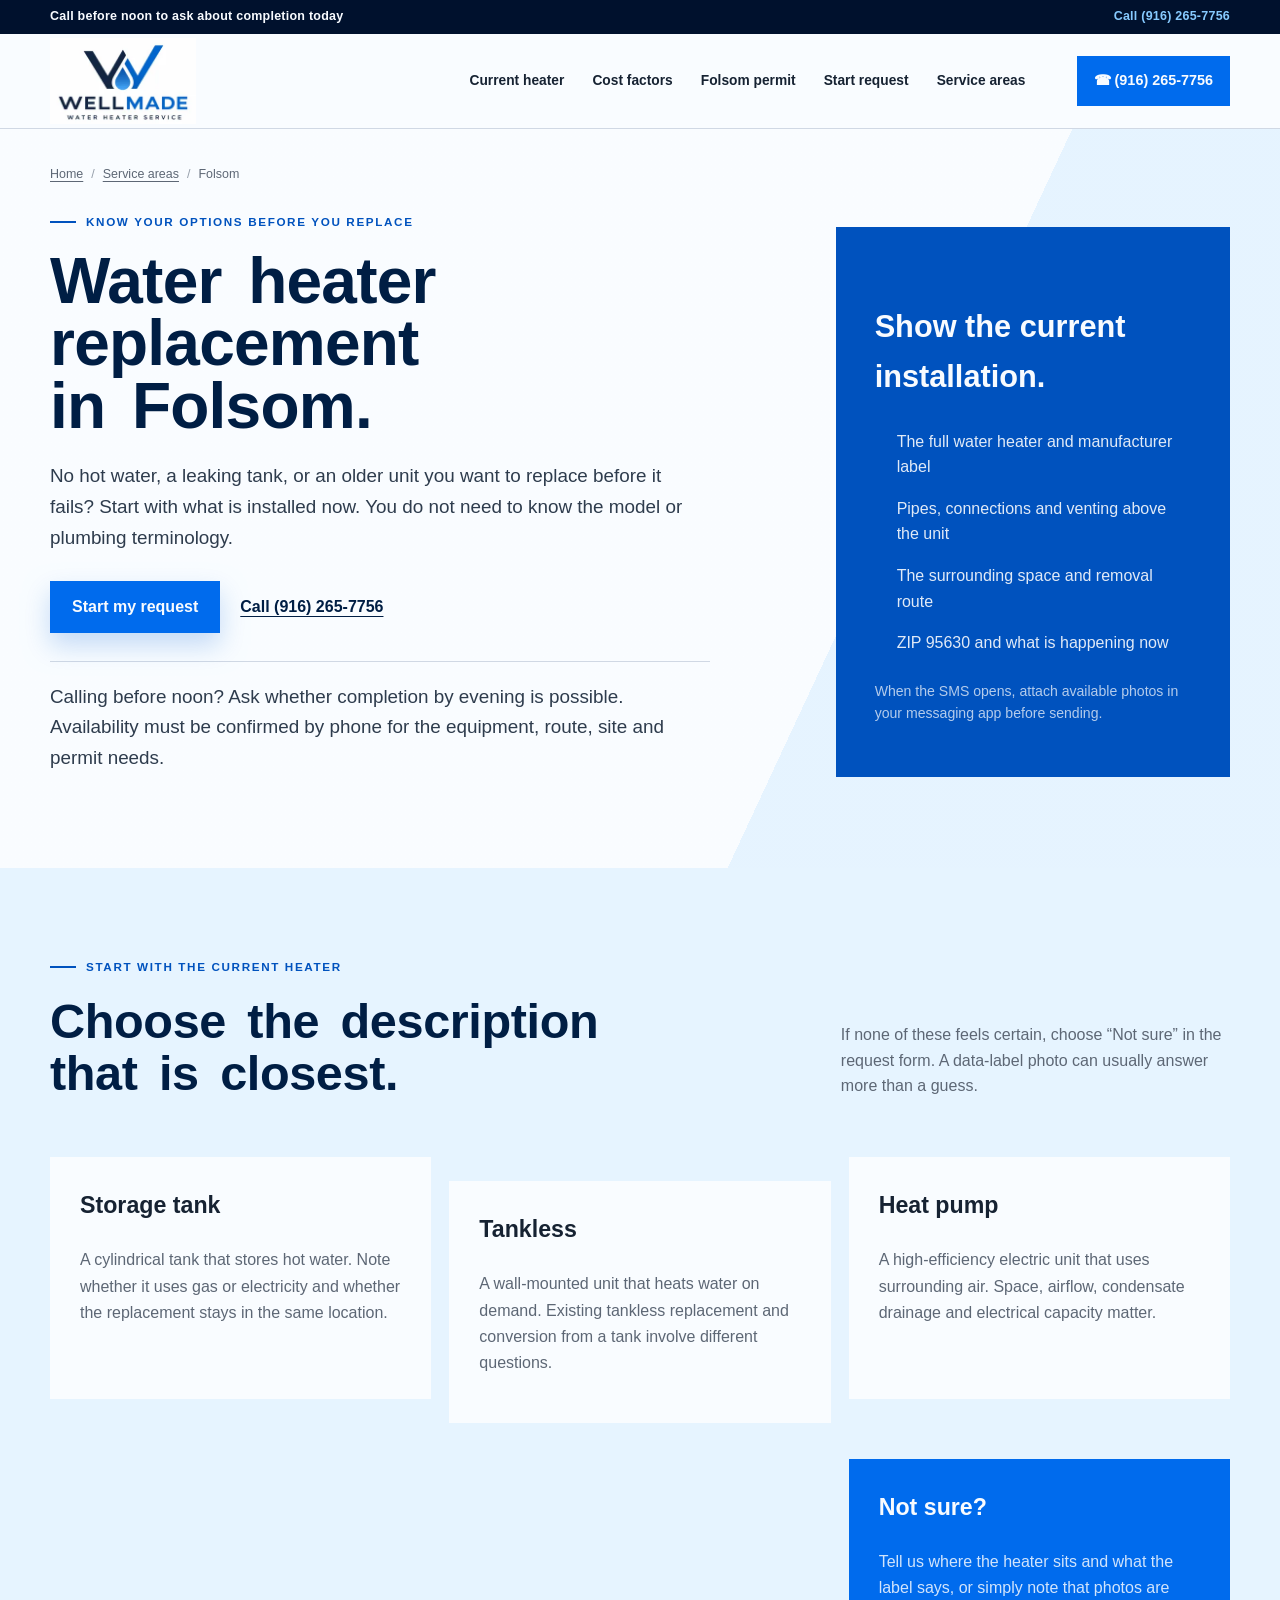
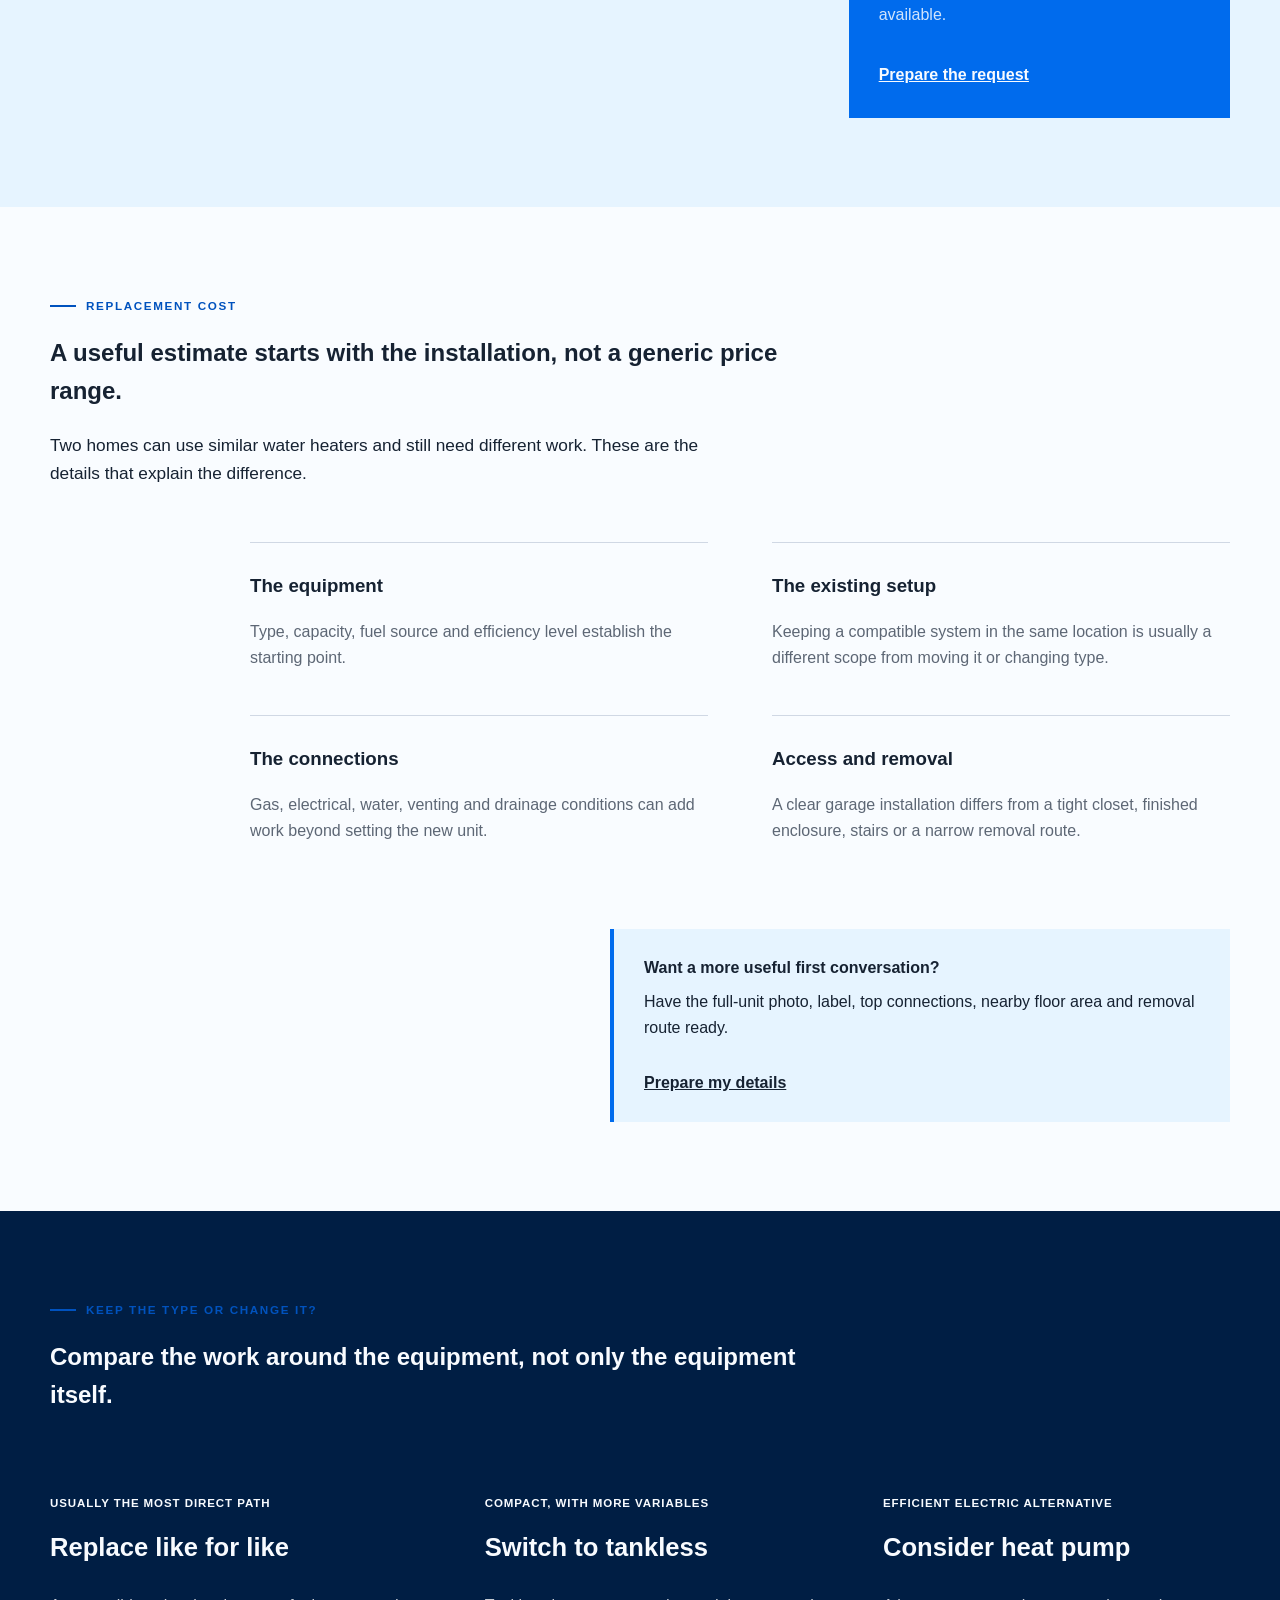
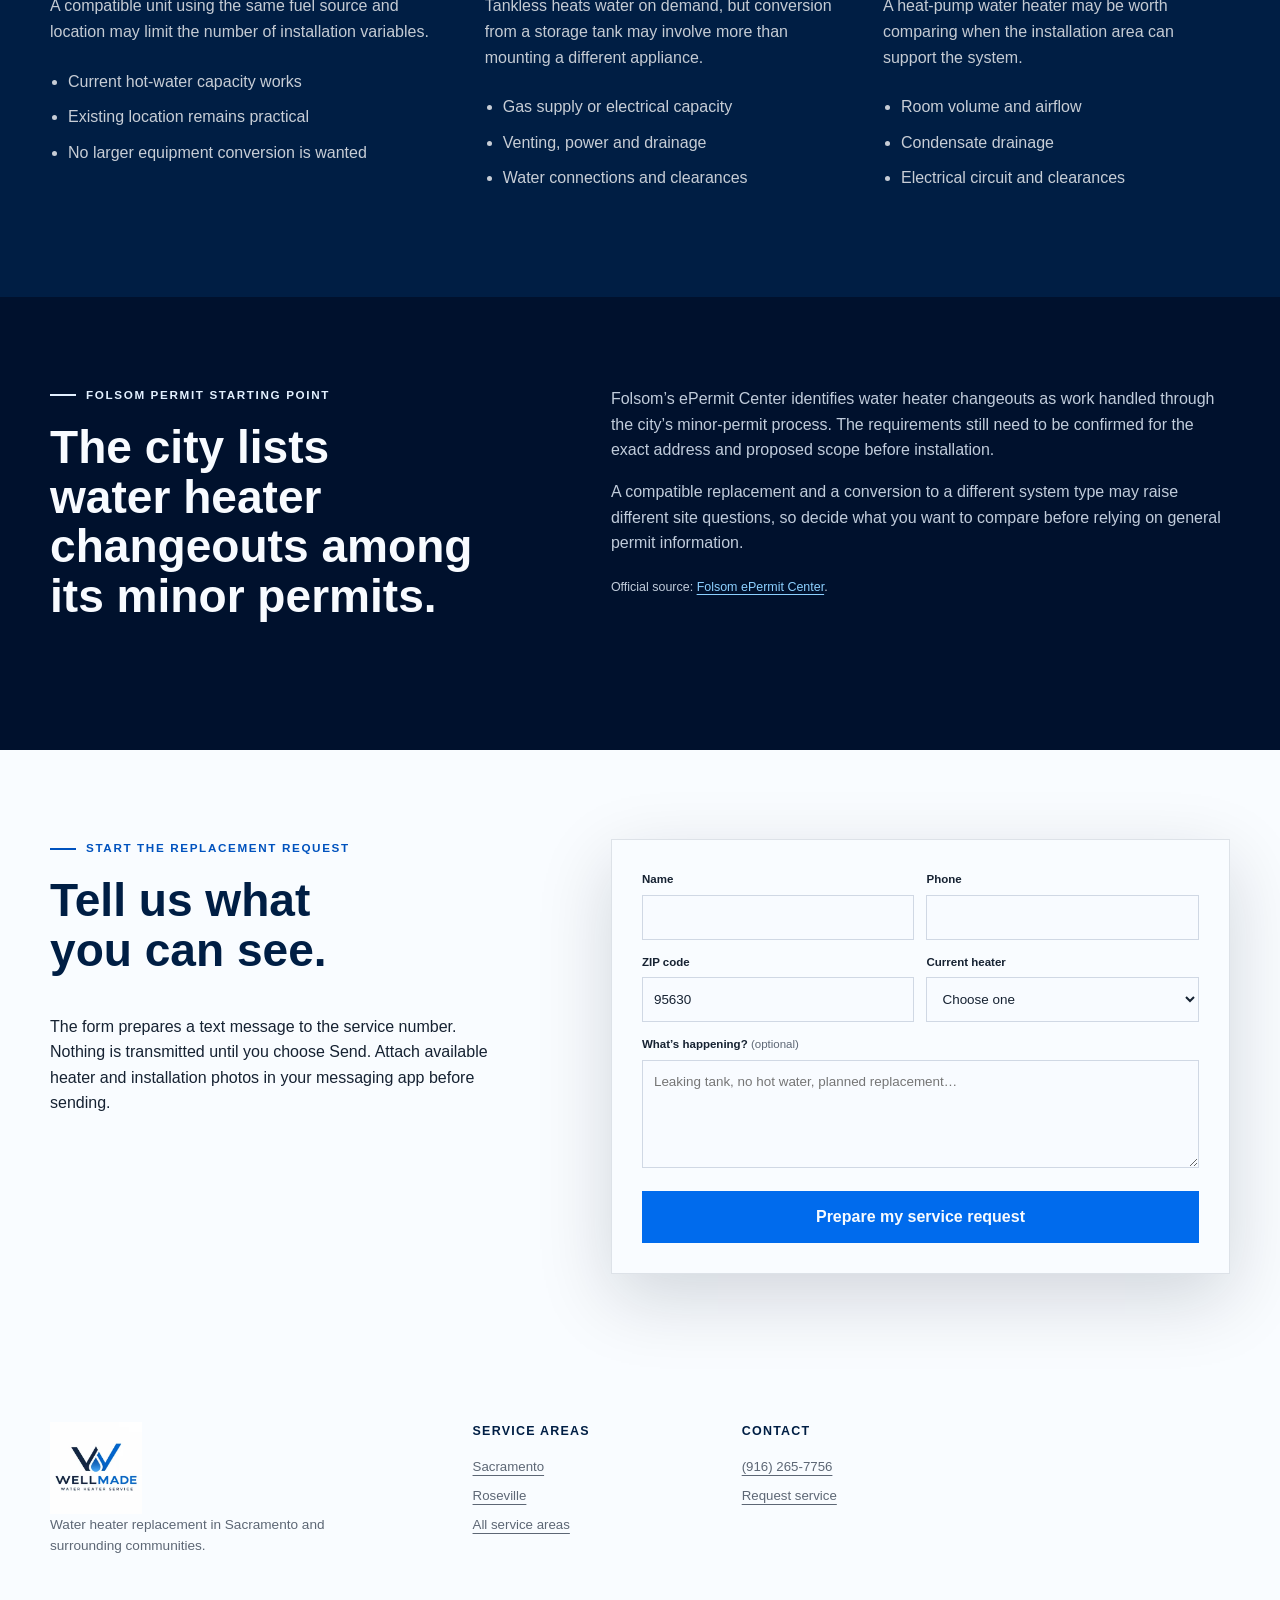
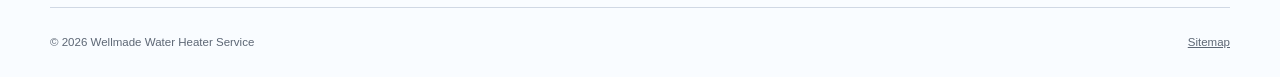
<file: service-areas/folsom-ca/index.html>
<!doctype html>
<html lang="en">
<head>
  <meta charset="utf-8"><meta name="viewport" content="width=device-width, initial-scale=1">
  <title>Water Heater Replacement in Folsom, CA | Wellmade</title>
  <meta name="description" content="Water heater replacement in Folsom for tank, tankless, gas, electric, and heat pump systems. Review installation, permit, cost, and scheduling considerations.">
  <link rel="canonical" href="https://replacewaterheaters.com/service-areas/folsom-ca/">
  <meta name="robots" content="index,follow,max-image-preview:large">
  <meta property="og:type" content="website"><meta property="og:title" content="Water Heater Replacement in Folsom, CA | Wellmade"><meta property="og:description" content="Compare like-for-like, tankless, and heat-pump replacement paths, understand cost drivers, and prepare the details needed to start."><meta property="og:url" content="https://replacewaterheaters.com/service-areas/folsom-ca/"><meta property="og:image" content="https://replacewaterheaters.com/assets/water-heater-hero-1536.webp">
  <meta name="theme-color" content="#075bd8"><link rel="icon" type="image/png" href="/assets/favicon.png"><link rel="stylesheet" href="/styles.css?v=20260811c">
  <script type="application/ld+json">
{
  "@context": "https://schema.org",
  "@graph": [
    {
      "@type": "Service",
      "name": "Water Heater Replacement in Folsom, CA",
      "serviceType": "Water heater replacement",
      "areaServed": {
        "@type": "City",
        "name": "Folsom",
        "containedInPlace": {
          "@type": "State",
          "name": "California"
        }
      },
      "provider": {
        "@id": "https://replacewaterheaters.com/#business"
      },
      "url": "https://replacewaterheaters.com/service-areas/folsom-ca/"
    },
    {
      "@type": "BreadcrumbList",
      "itemListElement": [
        {
          "@type": "ListItem",
          "position": 1,
          "name": "Home",
          "item": "https://replacewaterheaters.com/"
        },
        {
          "@type": "ListItem",
          "position": 2,
          "name": "Service Areas",
          "item": "https://replacewaterheaters.com/service-areas/"
        },
        {
          "@type": "ListItem",
          "position": 3,
          "name": "Folsom",
          "item": "https://replacewaterheaters.com/service-areas/folsom-ca/"
        }
      ]
    }
  ]
}
</script>
</head>
<body class="city-page city-page--folsom">
  <a class="skip-link" href="#main">Skip to main content</a><div class="service-bar"><div class="shell service-bar__inner"><span>Call before noon to ask about completion today</span><a href="tel:+19162657756">Call (916) 265-7756</a></div></div>
  <header class="site-header"><div class="shell header-inner"><a class="brand" href="/" aria-label="Wellmade Water Heater Service home"><img src="/assets/wellmade-water-heater-logo-300.webp" alt="Wellmade Water Heater Service" width="300" height="300"></a><nav class="desktop-nav" aria-label="Primary navigation"><a href="#options">Current heater</a><a href="#cost">Cost factors</a><a href="#local">Folsom permit</a><a href="#request">Start request</a><a href="/service-areas/">Service areas</a></nav><a class="header-call" href="tel:+19162657756" aria-label="Call (916) 265-7756"><span aria-hidden="true">&#9742;</span> (916) 265-7756</a></div></header>
  <main id="main">
    <section class="page-hero folsom-hero"><div class="shell"><ol class="breadcrumbs" aria-label="Breadcrumb"><li><a href="/">Home</a></li><li><a href="/service-areas/">Service areas</a></li><li>Folsom</li></ol><div class="folsom-hero__grid"><div class="page-hero__copy"><p class="eyebrow"><span></span>Know your options before you replace</p><h1>Water heater replacement in Folsom.</h1><p class="folsom-hero__lead">No hot water, a leaking tank, or an older unit you want to replace before it fails? Start with what is installed now. You do not need to know the model or plumbing terminology.</p><div class="page-hero__actions"><a class="button button--primary" href="#request">Start my request</a><a class="text-link" href="tel:+19162657756">Call (916) 265-7756</a></div><p class="folsom-hero__timing">Calling before noon? Ask whether completion by evening is possible. Availability must be confirmed by phone for the equipment, route, site and permit needs.</p></div><aside class="folsom-start"><p class="eyebrow"><span></span>Have these details ready</p><h2>Show the current installation.</h2><ul><li>The full water heater and manufacturer label</li><li>Pipes, connections and venting above the unit</li><li>The surrounding space and removal route</li><li>ZIP 95630 and what is happening now</li></ul><p>When the SMS opens, attach available photos in your messaging app before sending.</p></aside></div></div></section>

    <section class="section folsom-identify" id="options"><div class="shell"><div class="section-heading section-heading--split"><div><p class="eyebrow"><span></span>Start with the current heater</p><h2>Choose the description that is closest.</h2></div><p>If none of these feels certain, choose “Not sure” in the request form. A data-label photo can usually answer more than a guess.</p></div><div class="folsom-identify__track">
      <article><h3>Storage tank</h3><p>A cylindrical tank that stores hot water. Note whether it uses gas or electricity and whether the replacement stays in the same location.</p></article>
      <article><h3>Tankless</h3><p>A wall-mounted unit that heats water on demand. Existing tankless replacement and conversion from a tank involve different questions.</p></article>
      <article><h3>Heat pump</h3><p>A high-efficiency electric unit that uses surrounding air. Space, airflow, condensate drainage and electrical capacity matter.</p></article>
      <article class="folsom-identify__unsure"><h3>Not sure?</h3><p>Tell us where the heater sits and what the label says, or simply note that photos are available.</p><a href="#request">Prepare the request</a></article>
    </div></div></section>

    <section class="section folsom-cost" id="cost"><div class="shell"><div class="folsom-cost__intro"><p class="eyebrow"><span></span>Replacement cost</p><h2>A useful estimate starts with the installation, not a generic price range.</h2><p>Two homes can use similar water heaters and still need different work. These are the details that explain the difference.</p></div><div class="folsom-cost__flow"><article><h3>The equipment</h3><p>Type, capacity, fuel source and efficiency level establish the starting point.</p></article><article><h3>The existing setup</h3><p>Keeping a compatible system in the same location is usually a different scope from moving it or changing type.</p></article><article><h3>The connections</h3><p>Gas, electrical, water, venting and drainage conditions can add work beyond setting the new unit.</p></article><article><h3>Access and removal</h3><p>A clear garage installation differs from a tight closet, finished enclosure, stairs or a narrow removal route.</p></article></div><div class="folsom-cost__prompt"><strong>Want a more useful first conversation?</strong><p>Have the full-unit photo, label, top connections, nearby floor area and removal route ready.</p><a href="#request">Prepare my details</a></div></div></section>

    <section class="section folsom-decision"><div class="shell"><div class="folsom-decision__heading"><p class="eyebrow"><span></span>Keep the type or change it?</p><h2>Compare the work around the equipment, not only the equipment itself.</h2></div><div class="folsom-decision__paths"><article><p class="folsom-path-label">Usually the most direct path</p><h3>Replace like for like</h3><p>A compatible unit using the same fuel source and location may limit the number of installation variables.</p><ul><li>Current hot-water capacity works</li><li>Existing location remains practical</li><li>No larger equipment conversion is wanted</li></ul></article><article><p class="folsom-path-label">Compact, with more variables</p><h3>Switch to tankless</h3><p>Tankless heats water on demand, but conversion from a storage tank may involve more than mounting a different appliance.</p><ul><li>Gas supply or electrical capacity</li><li>Venting, power and drainage</li><li>Water connections and clearances</li></ul></article><article><p class="folsom-path-label">Efficient electric alternative</p><h3>Consider heat pump</h3><p>A heat-pump water heater may be worth comparing when the installation area can support the system.</p><ul><li>Room volume and airflow</li><li>Condensate drainage</li><li>Electrical circuit and clearances</li></ul></article></div></div></section>

    <section class="section local-detail" id="local"><div class="shell content-grid"><div><p class="eyebrow eyebrow--light"><span></span>Folsom permit starting point</p><h2>The city lists water heater changeouts among its minor permits.</h2></div><div class="prose"><p>Folsom’s ePermit Center identifies water heater changeouts as work handled through the city’s minor-permit process. The requirements still need to be confirmed for the exact address and proposed scope before installation.</p><p>A compatible replacement and a conversion to a different system type may raise different site questions, so decide what you want to compare before relying on general permit information.</p><p class="source-note">Official source: <a href="https://www.folsom.ca.us/government/community-development/epermit-center">Folsom ePermit Center</a>.</p></div></div></section>

    <section class="section page-form" id="request"><div class="shell content-grid"><div><p class="eyebrow"><span></span>Start the replacement request</p><h2>Tell us what you can see.</h2><p>The form prepares a text message to the service number. Nothing is transmitted until you choose Send. Attach available heater and installation photos in your messaging app before sending.</p></div><form class="request-form" novalidate><div class="field-row"><div class="field"><label for="name">Name</label><input id="name" name="name" autocomplete="name" required></div><div class="field"><label for="phone">Phone</label><input id="phone" name="phone" type="tel" autocomplete="tel" required></div></div><div class="field-row"><div class="field"><label for="zip">ZIP code</label><input id="zip" name="zip" inputmode="numeric" pattern="[0-9]{5}" value="95630" required></div><div class="field"><label for="heater">Current heater</label><select id="heater" name="heater" required><option value="">Choose one</option><option>Gas tank</option><option>Electric tank</option><option>Tankless</option><option>Heat pump</option><option>Not sure</option></select></div></div><div class="field"><label for="message">What’s happening? <span>(optional)</span></label><textarea id="message" name="message" rows="4" placeholder="Leaking tank, no hot water, planned replacement…"></textarea></div><p class="form-error" id="form-error" role="alert" hidden>Please complete the required fields and enter a 5-digit ZIP code.</p><button class="button button--submit" type="submit">Prepare my service request</button></form></div></section>

  </main>
  <footer class="site-footer"><div class="shell footer__grid"><div class="footer-brand"><img src="/assets/wellmade-water-heater-logo-300.webp" alt="Wellmade Water Heater Service" width="300" height="300" loading="lazy"><p>Water heater replacement in Sacramento and surrounding communities.</p></div><div><h2>Service areas</h2><a href="/">Sacramento</a><a href="/service-areas/roseville-ca/">Roseville</a><a href="/service-areas/">All service areas</a></div><div><h2>Contact</h2><a href="tel:+19162657756">(916) 265-7756</a><a href="#request">Request service</a></div></div><div class="shell footer-bottom"><span>© <span id="year">2026</span> Wellmade Water Heater Service</span><a href="/sitemap.xml">Sitemap</a></div></footer>
  <div class="mobile-cta" aria-label="Quick contact"><a href="tel:+19162657756">Call now</a><a href="#request">Request service</a></div><script src="/script.js?v=20260810b" defer></script>
</body></html>
</file>
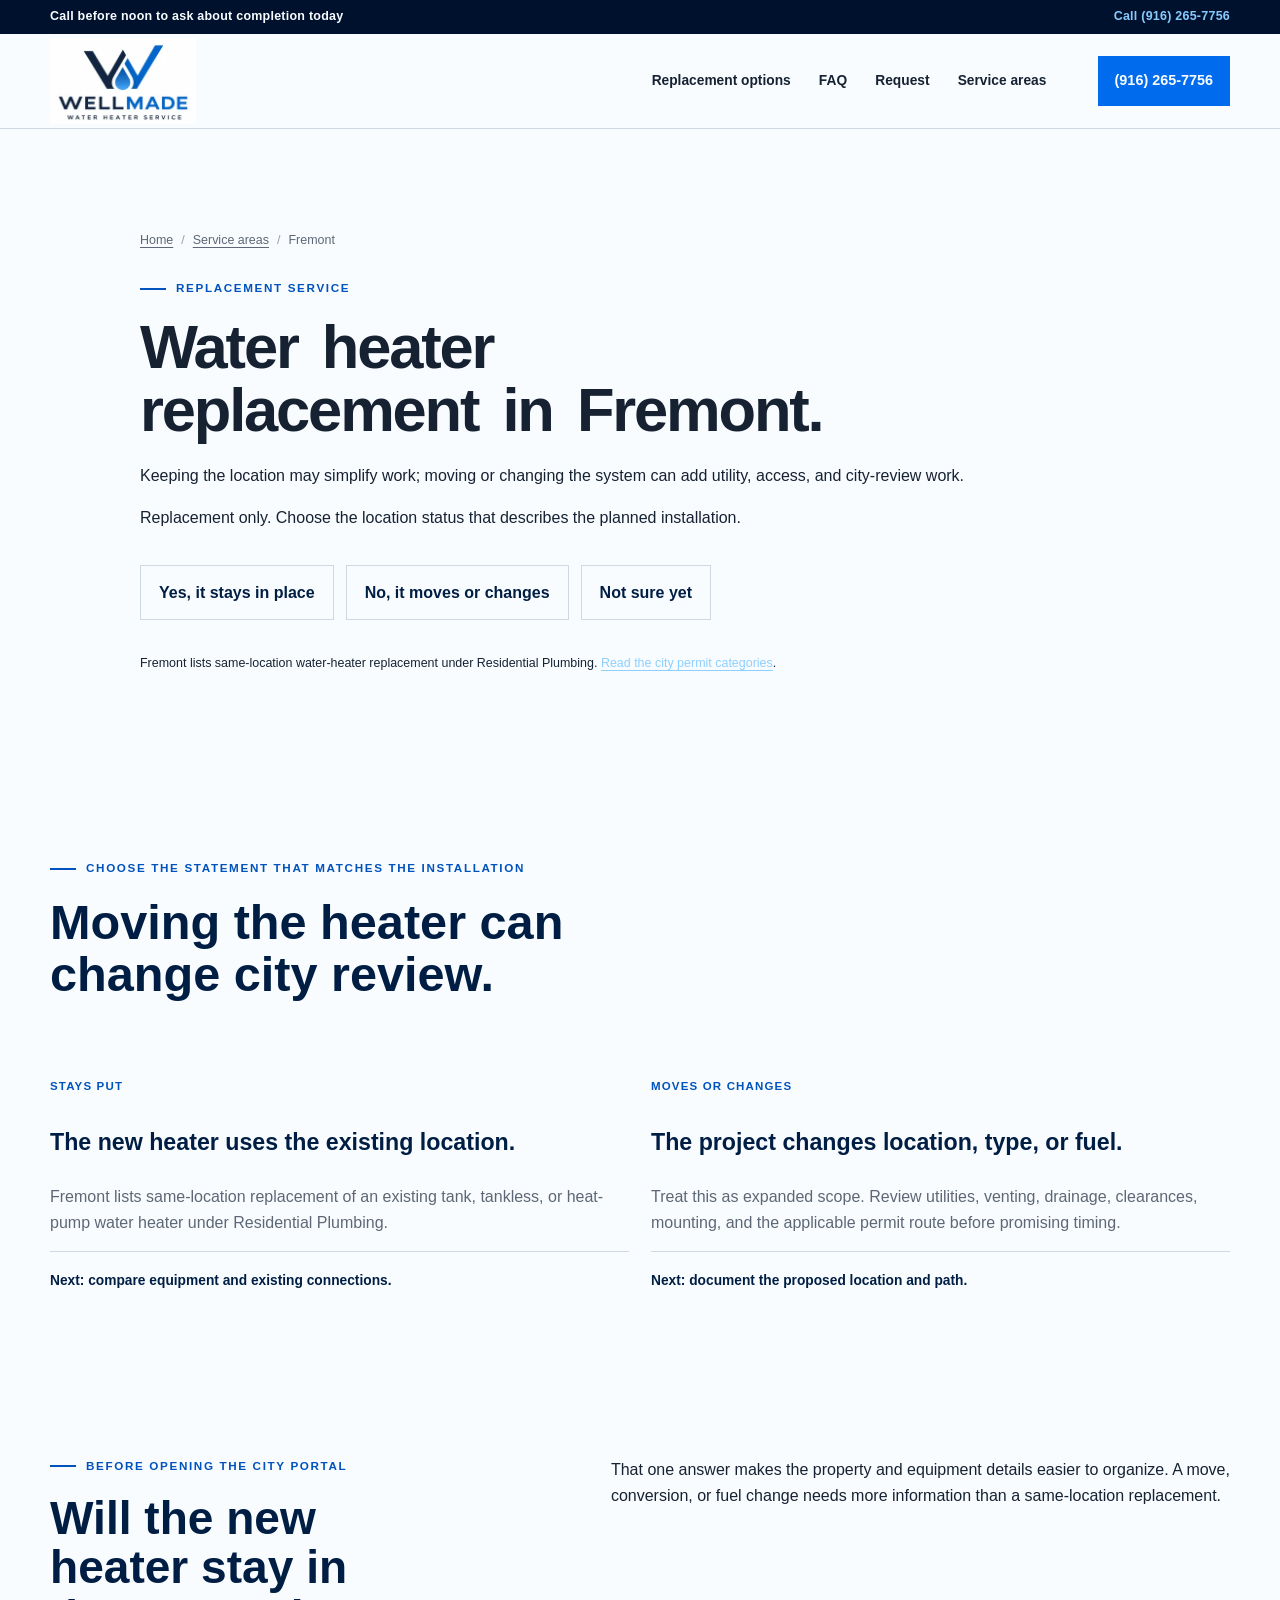
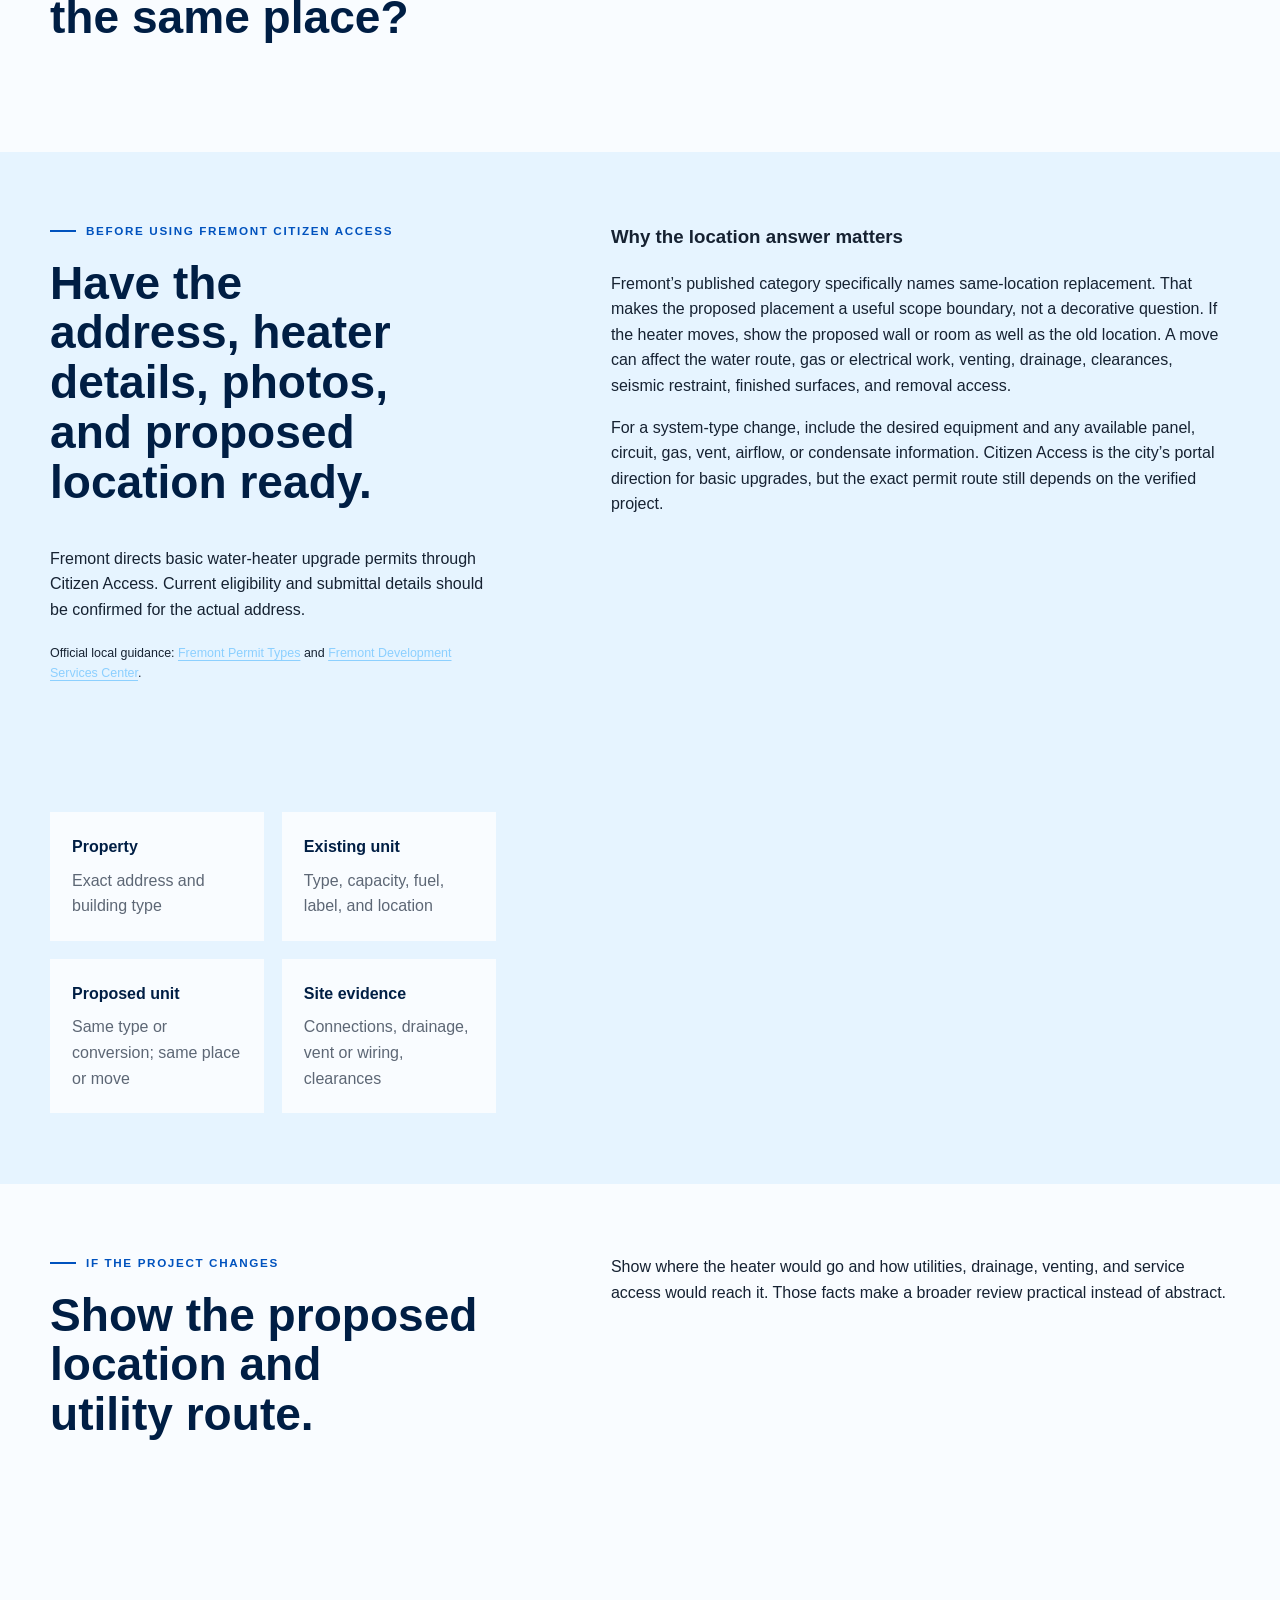
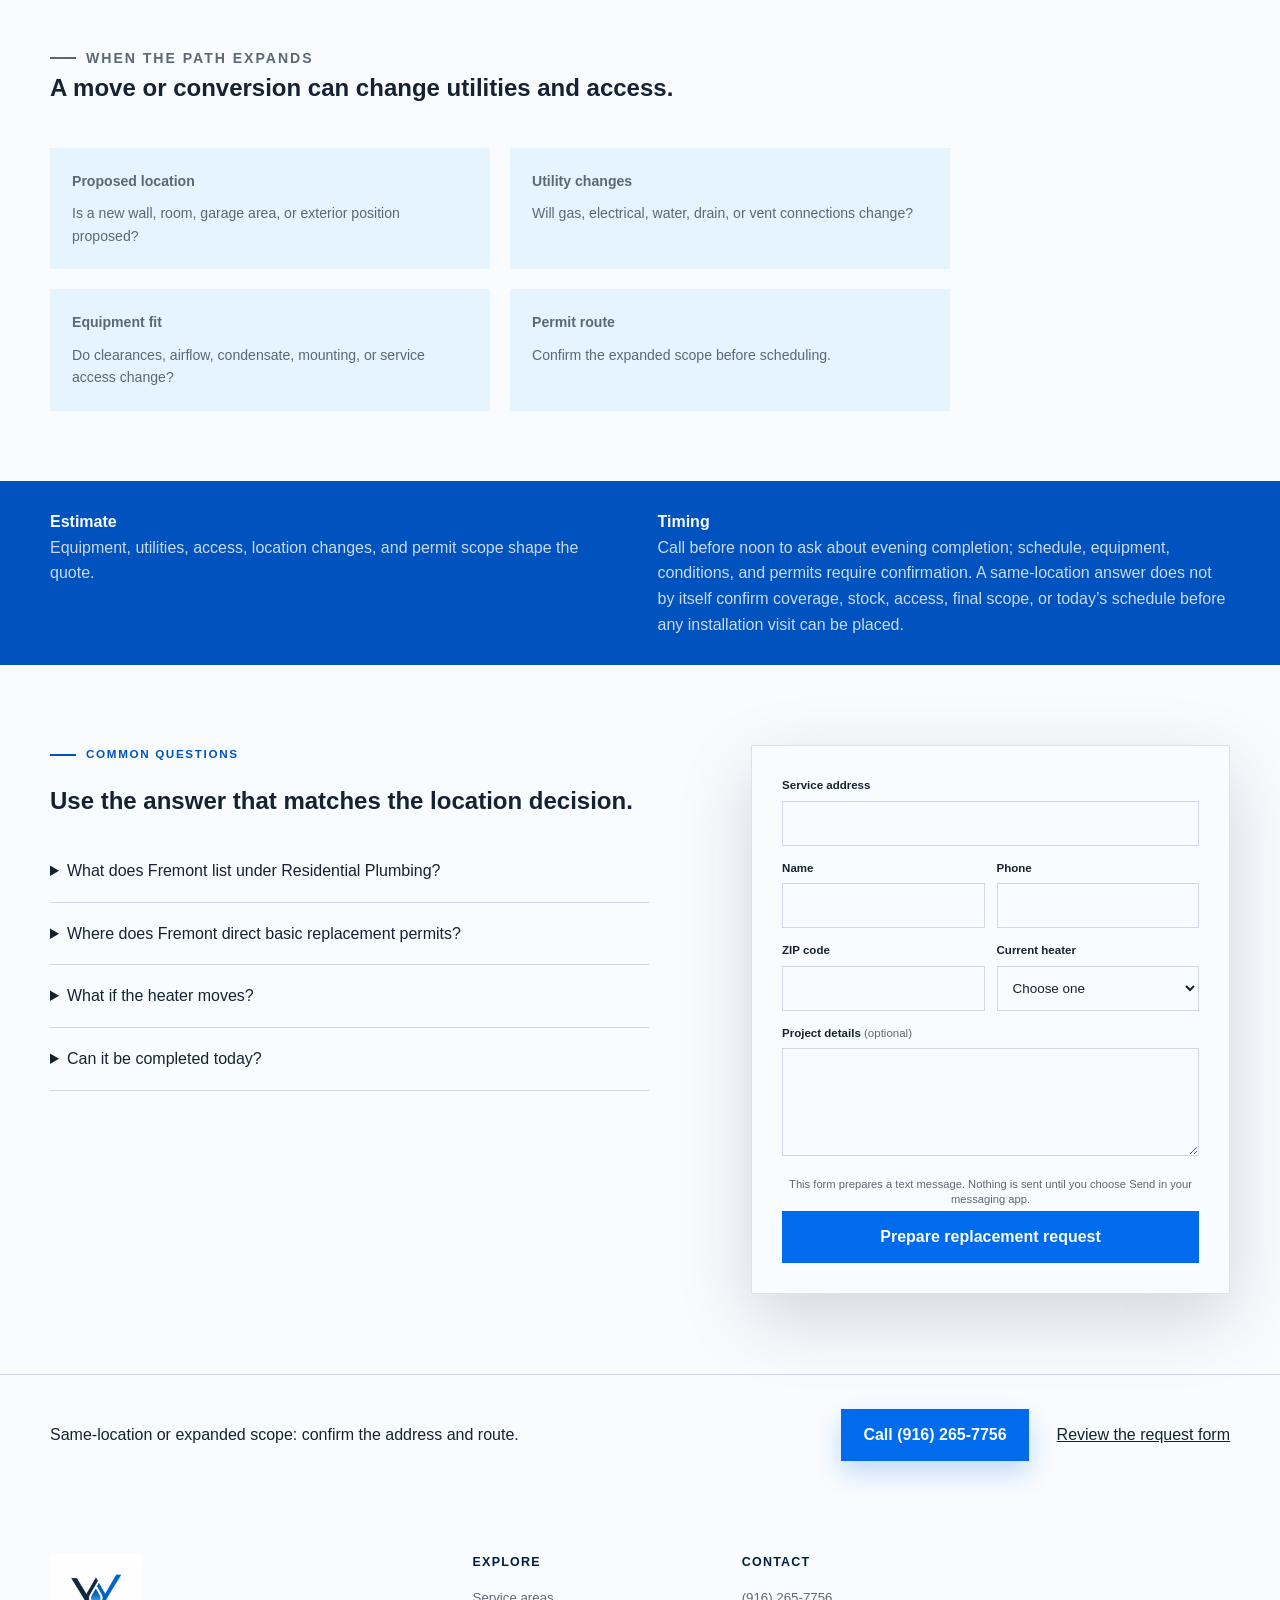
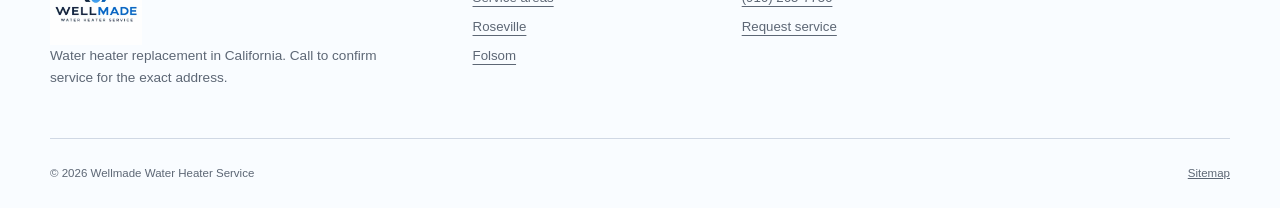
<file: service-areas/fremont-ca/index.html>
<!doctype html><html lang="en"><head><meta charset="utf-8"><meta name="viewport" content="width=device-width, initial-scale=1"><title>Water Heater Replacement in Fremont, CA | Wellmade</title><meta name="description" content="Plan a Fremont water heater replacement by checking whether the unit stays in place, what the site supports, and which city permit route applies."><link rel="canonical" href="https://replacewaterheaters.com/service-areas/fremont-ca/"><meta name="robots" content="index,follow,max-image-preview:large"><meta property="og:type" content="website"><meta property="og:title" content="Water Heater Replacement in Fremont, CA | Wellmade"><meta property="og:description" content="Plan a Fremont water heater replacement by checking whether the unit stays in place, what the site supports, and which city permit route applies."><meta property="og:url" content="https://replacewaterheaters.com/service-areas/fremont-ca/"><meta property="og:image" content="https://replacewaterheaters.com/assets/water-heater-hero-1536.webp"><meta name="theme-color" content="#075bd8"><link rel="icon" type="image/png" href="/assets/favicon.png"><link rel="stylesheet" href="/styles.css?v=20260811b"><script type="application/ld+json">{"@context":"https://schema.org","@graph":[{"@type":"Service","name":"Water Heater Replacement in Fremont, CA","serviceType":"Water heater replacement","areaServed":{"@type":"City","name":"Fremont","containedInPlace":{"@type":"State","name":"California"}},"provider":{"@id":"https://replacewaterheaters.com/#business"},"url":"https://replacewaterheaters.com/service-areas/fremont-ca/"},{"@type":"BreadcrumbList","itemListElement":[{"@type":"ListItem","position":1,"name":"Home","item":"https://replacewaterheaters.com/"},{"@type":"ListItem","position":2,"name":"Service Areas","item":"https://replacewaterheaters.com/service-areas/"},{"@type":"ListItem","position":3,"name":"Fremont","item":"https://replacewaterheaters.com/service-areas/fremont-ca/"}]},{"@type":"FAQPage","mainEntity":[{"@type":"Question","name":"What does Fremont list under Residential Plumbing?","acceptedAnswer":{"@type":"Answer","text":"Fremont lists repair, alteration, or same-location replacement of an existing tank, tankless, or heat-pump water heater under its Residential Plumbing permit category."}},{"@type":"Question","name":"Where does Fremont direct basic replacement permits?","acceptedAnswer":{"@type":"Answer","text":"The city directs basic home-upgrade permits, including water-heater replacement, through Citizen Access. Current eligibility should be confirmed for the exact project."}},{"@type":"Question","name":"What if the heater moves?","acceptedAnswer":{"@type":"Answer","text":"A move to another wall, room, garage area, or exterior location is not the same-location scope. Connections, drainage, venting, utilities, clearances, and permit routing need a separate review."}},{"@type":"Question","name":"Can it be completed today?","acceptedAnswer":{"@type":"Answer","text":"Call before noon to ask. Completion by evening depends on the schedule, equipment, verified site conditions, and permit requirements and must be confirmed by phone."}}]}]}</script></head><body class="city-page city-page--fremont-checker"><a class="skip-link" href="#main">Skip to main content</a><div class="service-bar"><div class="shell service-bar__inner"><span>Call before noon to ask about completion today</span><a href="tel:+19162657756">Call (916) 265-7756</a></div></div><header class="site-header"><div class="shell header-inner"><a class="brand" href="/" aria-label="Wellmade Water Heater Service home"><img src="/assets/wellmade-water-heater-logo-300.webp" alt="Wellmade Water Heater Service" width="300" height="300"></a><nav class="desktop-nav" aria-label="Primary navigation"><a href="#path">Replacement options</a><a href="#faq">FAQ</a><a href="#request">Request</a><a href="/service-areas/">Service areas</a></nav><a class="header-call" href="tel:+19162657756" aria-label="Call (916) 265-7756"><span>(916) 265-7756</span></a></div></header><main id="main"><section class="fr-hero"><div class="shell"><ol class="breadcrumbs" aria-label="Breadcrumb"><li><a href="/">Home</a></li><li><a href="/service-areas/">Service areas</a></li><li>Fremont</li></ol><p class="eyebrow"><span></span>Replacement service</p><h1>Water heater replacement in Fremont.</h1><p>Keeping the location may simplify work; moving or changing the system can add utility, access, and city-review work.</p><p class="fr-scope">Replacement only. Choose the location status that describes the planned installation.</p><div class="fr-prompt"><a href="#stays">Yes, it stays in place</a><a href="#moves">No, it moves or changes</a><a href="#request">Not sure yet</a></div><p class="source-note">Fremont lists same-location water-heater replacement under Residential Plumbing. <a href="https://www.fremont.gov/government/departments/community-development/planning-building-permit-services/planning-building-permits/permit-types">Read the city permit categories</a>.</p></div></section>
<section class="section location-check" id="path"><div class="shell"><p class="eyebrow"><span></span>Choose the statement that matches the installation</p><h2>Moving the heater can change city review.</h2><div class="location-cards"><article><span>Stays put</span><h3>The new heater uses the existing location.</h3><p>Fremont lists same-location replacement of an existing tank, tankless, or heat-pump water heater under Residential Plumbing.</p><strong>Next: compare equipment and existing connections.</strong></article><article><span>Moves or changes</span><h3>The project changes location, type, or fuel.</h3><p>Treat this as expanded scope. Review utilities, venting, drainage, clearances, mounting, and the applicable permit route before promising timing.</p><strong>Next: document the proposed location and path.</strong></article></div></div></section>
<section class="section narrative-bridge"><div class="shell content-grid"><div><p class="eyebrow"><span></span>Before opening the city portal</p><h2>Will the new heater stay in the same place?</h2></div><p>That one answer makes the property and equipment details easier to organize. A move, conversion, or fuel change needs more information than a same-location replacement.</p></div></section><section class="section portal-prep"><div class="shell content-grid"><div><p class="eyebrow"><span></span>Before using Fremont Citizen Access</p><h2>Have the address, heater details, photos, and proposed location ready.</h2><p>Fremont directs basic water-heater upgrade permits through Citizen Access. Current eligibility and submittal details should be confirmed for the actual address.</p><p class="source-note">Official local guidance: <a href="https://www.fremont.gov/government/departments/community-development/planning-building-permit-services/planning-building-permits/permit-types">Fremont Permit Types</a> and <a href="https://www.fremont.gov/government/departments/community-development/planning-building-permit-services/permit-center-development-services-center">Fremont Development Services Center</a>.</p></div><div class="portal-explainer"><h3>Why the location answer matters</h3><p>Fremont’s published category specifically names same-location replacement. That makes the proposed placement a useful scope boundary, not a decorative question. If the heater moves, show the proposed wall or room as well as the old location. A move can affect the water route, gas or electrical work, venting, drainage, clearances, seismic restraint, finished surfaces, and removal access.</p><p>For a system-type change, include the desired equipment and any available panel, circuit, gas, vent, airflow, or condensate information. Citizen Access is the city’s portal direction for basic upgrades, but the exact permit route still depends on the verified project.</p></div><div class="portal-list"><article><b>Property</b><span>Exact address and building type</span></article><article><b>Existing unit</b><span>Type, capacity, fuel, label, and location</span></article><article><b>Proposed unit</b><span>Same type or conversion; same place or move</span></article><article><b>Site evidence</b><span>Connections, drainage, vent or wiring, clearances</span></article></div></div></section>
<section class="section narrative-bridge"><div class="shell content-grid"><div><p class="eyebrow"><span></span>If the project changes</p><h2>Show the proposed location and utility route.</h2></div><p>Show where the heater would go and how utilities, drainage, venting, and service access would reach it. Those facts make a broader review practical instead of abstract.</p></div></section><section class="section route-map"><div class="shell"><div class="route-map__intro"><p class="eyebrow"><span></span>When the path expands</p><h2>A move or conversion can change utilities and access.</h2></div><div class="scope-topics"><p><b>Proposed location</b><span>Is a new wall, room, garage area, or exterior position proposed?</span></p><p><b>Utility changes</b><span>Will gas, electrical, water, drain, or vent connections change?</span></p><p><b>Equipment fit</b><span>Do clearances, airflow, condensate, mounting, or service access change?</span></p><p><b>Permit route</b><span>Confirm the expanded scope before scheduling.</span></p></div></div></section><section class="fr-facts"><div class="shell"><p><strong>Estimate</strong><span>Equipment, utilities, access, location changes, and permit scope shape the quote.</span></p><p><strong>Timing</strong><span>Call before noon to ask about evening completion; schedule, equipment, conditions, and permits require confirmation. A same-location answer does not by itself confirm coverage, stock, access, final scope, or today’s schedule before any installation visit can be placed.</span></p></div></section><section class="fr-utility" id="faq"><div class="shell"><div class="fr-faq"><p class="eyebrow"><span></span>Common questions</p><h2>Use the answer that matches the location decision.</h2><details><summary>What does Fremont list under Residential Plumbing?</summary><p>Fremont lists repair, alteration, or same-location replacement of an existing tank, tankless, or heat-pump water heater under its Residential Plumbing permit category.</p></details><details><summary>Where does Fremont direct basic replacement permits?</summary><p>The city directs basic home-upgrade permits, including water-heater replacement, through Citizen Access. Current eligibility should be confirmed for the exact project.</p></details><details><summary>What if the heater moves?</summary><p>A move to another wall, room, garage area, or exterior location is not the same-location scope. Connections, drainage, venting, utilities, clearances, and permit routing need a separate review.</p></details><details><summary>Can it be completed today?</summary><p>Call before noon to ask. Completion by evening depends on the schedule, equipment, verified site conditions, and permit requirements and must be confirmed by phone.</p></details></div><form class="request-form" id="request" novalidate><div class="field"><label for="fr-address">Service address</label><input id="fr-address" name="address" autocomplete="street-address" required></div><div class="field-row"><div class="field"><label for="fr-name">Name</label><input id="fr-name" name="name" autocomplete="name" required></div><div class="field"><label for="fr-phone">Phone</label><input id="fr-phone" name="phone" type="tel" autocomplete="tel" required></div></div><div class="field-row"><div class="field"><label for="fr-zip">ZIP code</label><input id="fr-zip" name="zip" inputmode="numeric" pattern="[0-9]{5}" required></div><div class="field"><label for="fr-heater">Current heater</label><select id="fr-heater" name="heater" required><option value="">Choose one</option><option>Gas tank</option><option>Electric tank</option><option>Tankless</option><option>Heat pump</option><option>Not sure</option></select></div></div><div class="field"><label for="fr-message">Project details <span>(optional)</span></label><textarea id="fr-message" name="message" rows="4"></textarea></div><p class="form-error" role="alert" hidden>Please complete the required fields and enter a 5-digit ZIP code.</p><p class="form-note">This form prepares a text message. Nothing is sent until you choose Send in your messaging app.</p><button class="button button--submit" type="submit">Prepare replacement request</button></form></div></section><section class="fr-close"><div class="shell"><p>Same-location or expanded scope: confirm the address and route.</p><a class="button button--primary" href="tel:+19162657756">Call (916) 265-7756</a><a href="#request">Review the request form</a></div></section></main><footer class="site-footer"><div class="shell footer__grid"><div class="footer-brand"><img src="/assets/wellmade-water-heater-logo-300.webp" alt="Wellmade Water Heater Service" width="300" height="300" loading="lazy"><p>Water heater replacement in California. Call to confirm service for the exact address.</p></div><div><h2>Explore</h2><a href="/service-areas/">Service areas</a><a href="/service-areas/roseville-ca/">Roseville</a><a href="/service-areas/folsom-ca/">Folsom</a></div><div><h2>Contact</h2><a href="tel:+19162657756">(916) 265-7756</a><a href="#request">Request service</a></div></div><div class="shell footer-bottom"><span>© <span id="year">2026</span> Wellmade Water Heater Service</span><a href="/sitemap.xml">Sitemap</a></div></footer><div class="mobile-cta" aria-label="Quick contact"><a href="tel:+19162657756">Call now</a><a href="#request">Request service</a></div><script src="/script.js?v=20260810b" defer></script></body></html>
</file>
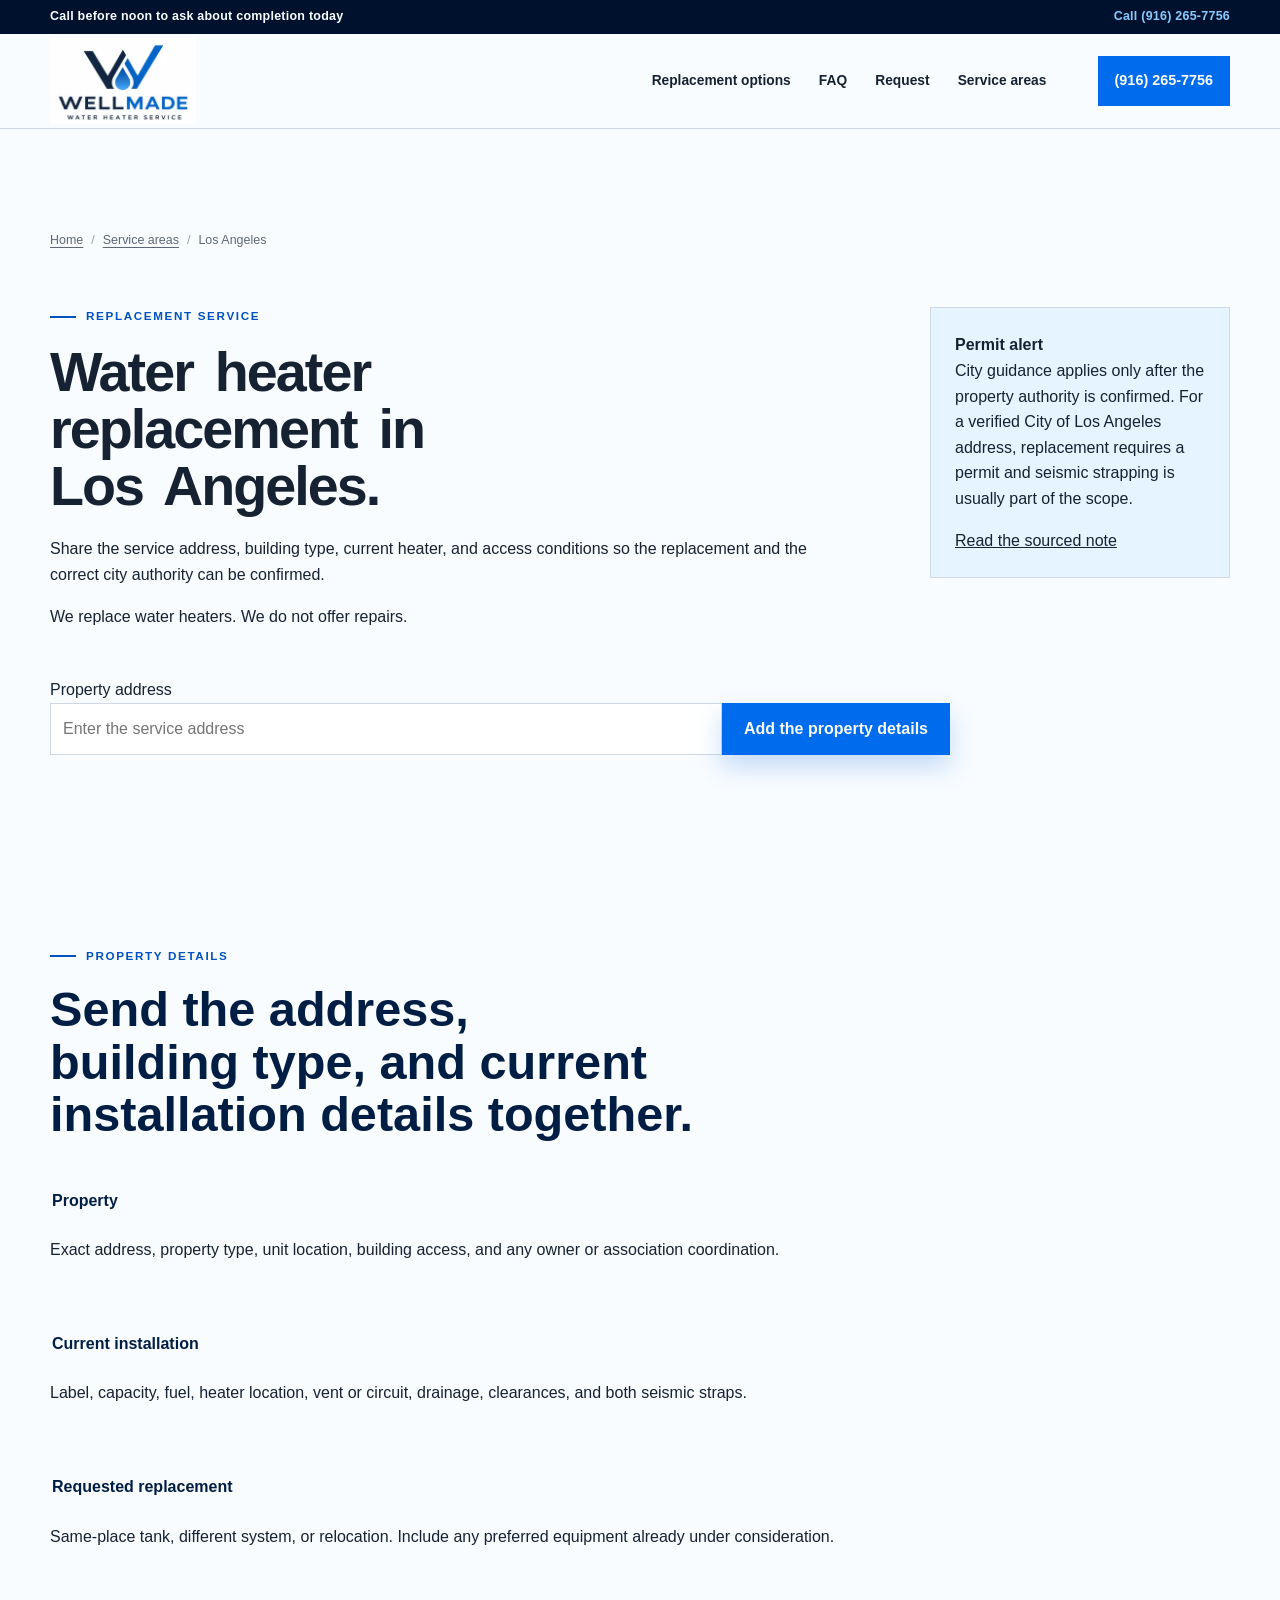
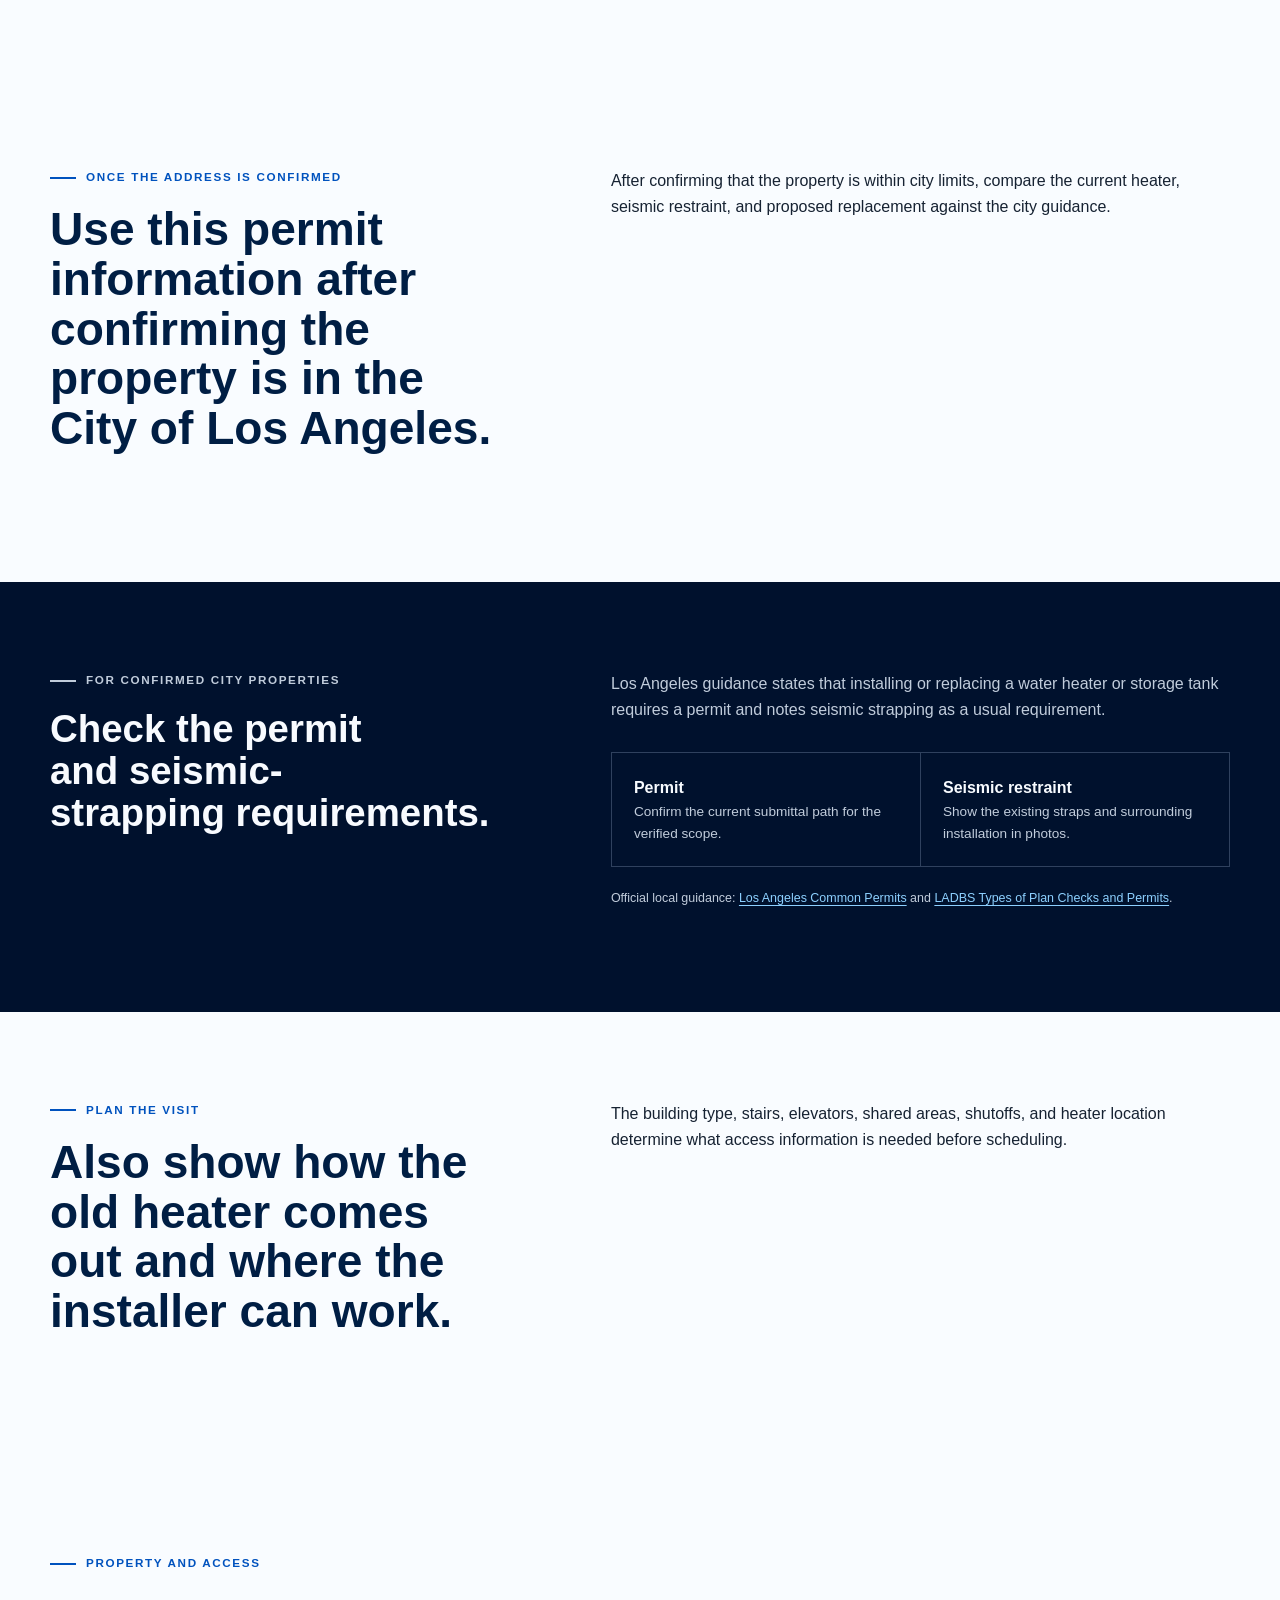
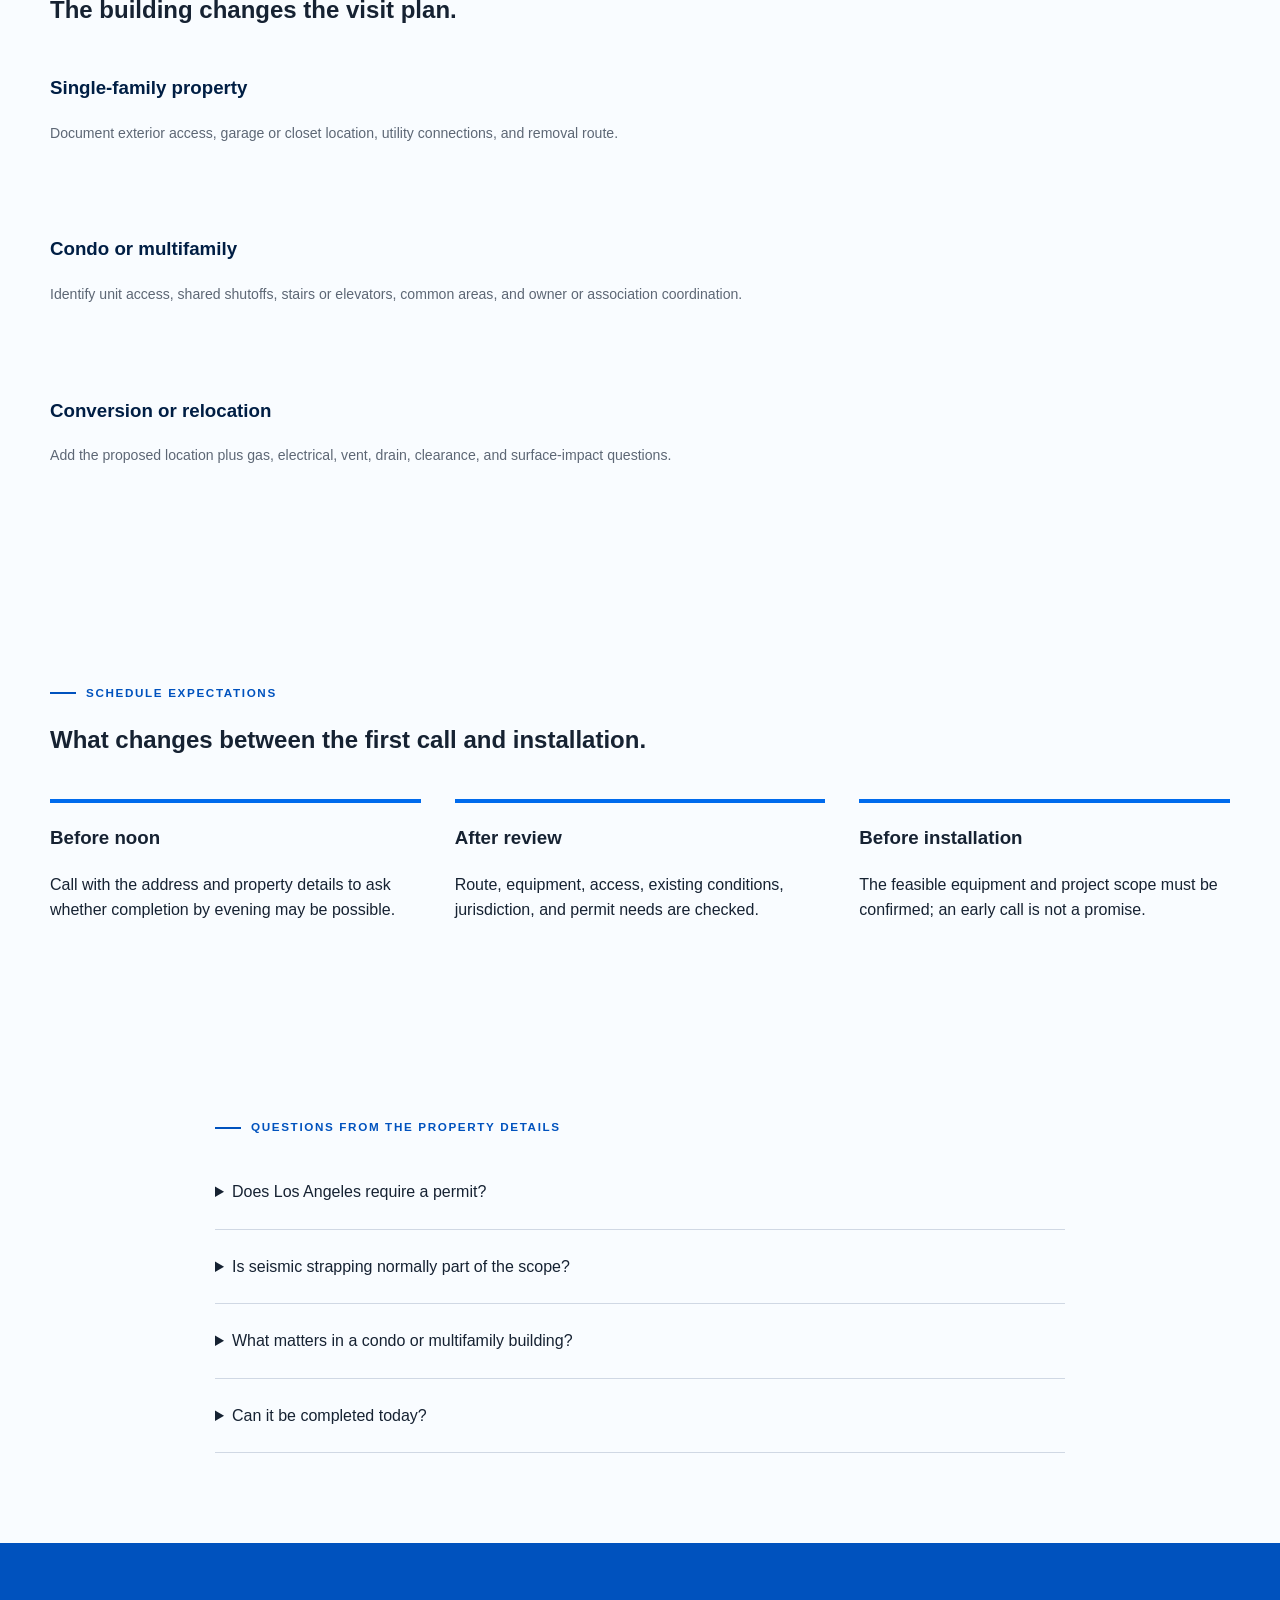
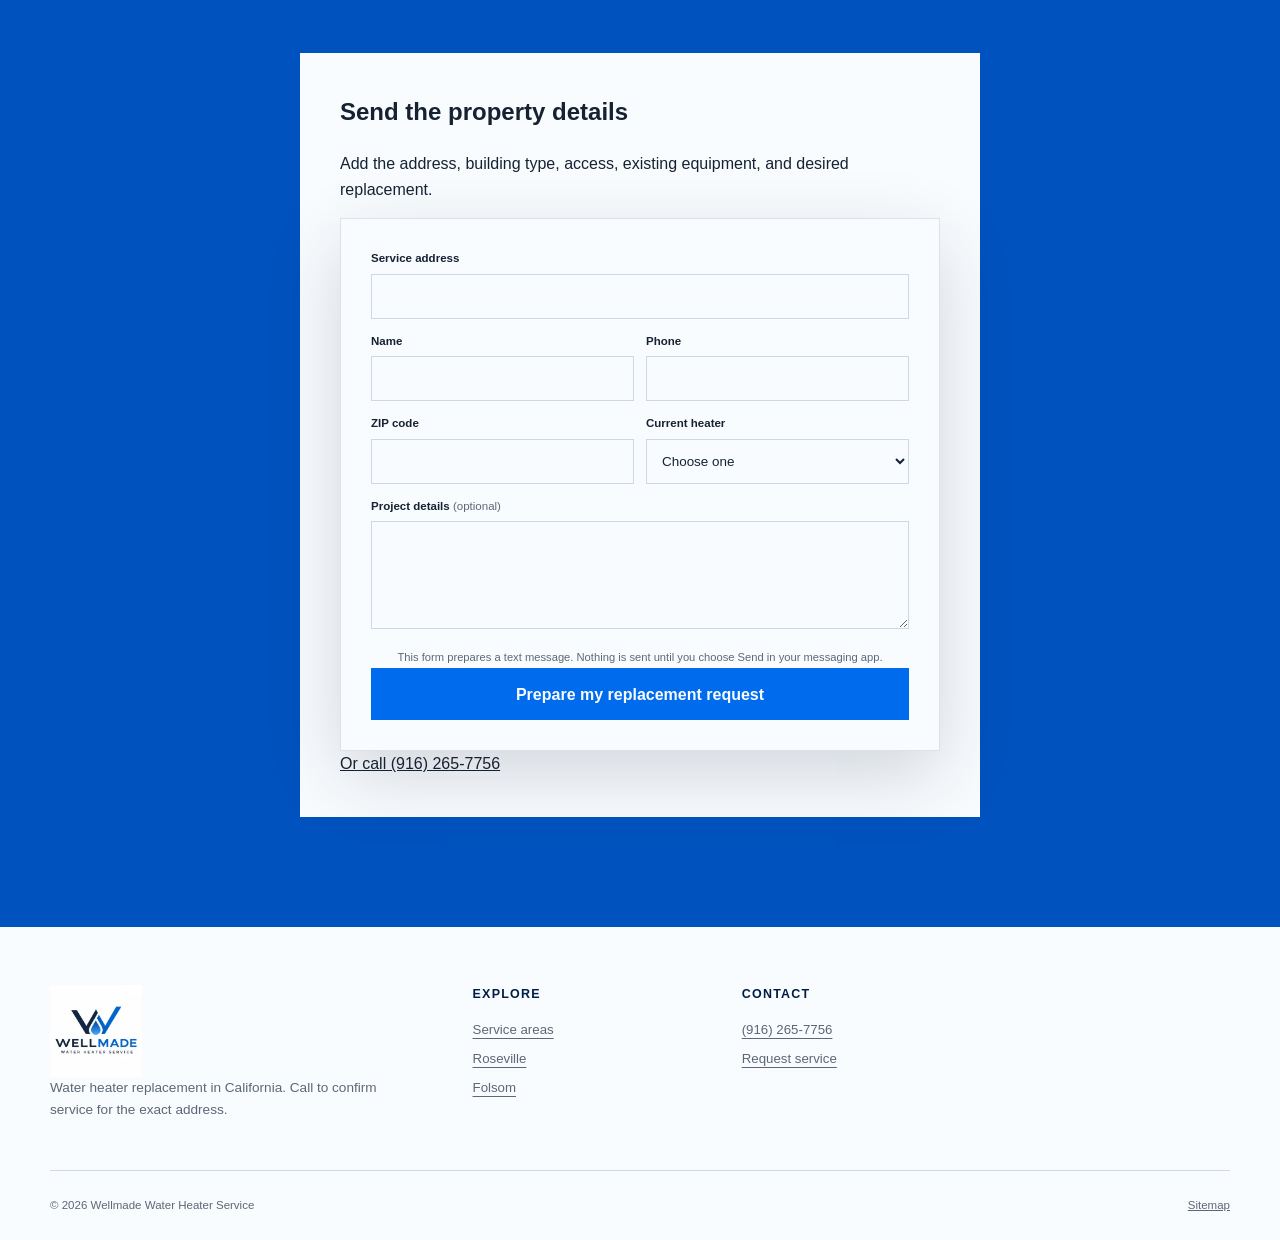
<file: service-areas/los-angeles-ca/index.html>
<!doctype html><html lang="en"><head><meta charset="utf-8"><meta name="viewport" content="width=device-width, initial-scale=1"><title>Water Heater Replacement in Los Angeles, CA | Wellmade</title><meta name="description" content="Prepare a Los Angeles water heater replacement by confirming the city authority, permit and seismic requirements, building access, and heater details."><link rel="canonical" href="https://replacewaterheaters.com/service-areas/los-angeles-ca/"><meta name="robots" content="index,follow,max-image-preview:large"><meta property="og:type" content="website"><meta property="og:title" content="Water Heater Replacement in Los Angeles, CA | Wellmade"><meta property="og:description" content="Prepare a Los Angeles water heater replacement by confirming the city authority, permit and seismic requirements, building access, and heater details."><meta property="og:url" content="https://replacewaterheaters.com/service-areas/los-angeles-ca/"><meta property="og:image" content="https://replacewaterheaters.com/assets/water-heater-hero-1536.webp"><meta name="theme-color" content="#075bd8"><link rel="icon" type="image/png" href="/assets/favicon.png"><link rel="stylesheet" href="/styles.css?v=20260811b"><script type="application/ld+json">{"@context":"https://schema.org","@graph":[{"@type":"Service","name":"Water Heater Replacement in Los Angeles, CA","serviceType":"Water heater replacement","areaServed":{"@type":"City","name":"Los Angeles","containedInPlace":{"@type":"State","name":"California"}},"provider":{"@id":"https://replacewaterheaters.com/#business"},"url":"https://replacewaterheaters.com/service-areas/los-angeles-ca/"},{"@type":"BreadcrumbList","itemListElement":[{"@type":"ListItem","position":1,"name":"Home","item":"https://replacewaterheaters.com/"},{"@type":"ListItem","position":2,"name":"Service Areas","item":"https://replacewaterheaters.com/service-areas/"},{"@type":"ListItem","position":3,"name":"Los Angeles","item":"https://replacewaterheaters.com/service-areas/los-angeles-ca/"}]},{"@type":"FAQPage","mainEntity":[{"@type":"Question","name":"Does Los Angeles require a permit?","acceptedAnswer":{"@type":"Answer","text":"City guidance says installation or replacement of a water heater or storage tank requires a permit. First confirm that the property is under the City of Los Angeles authority."}},{"@type":"Question","name":"Is seismic strapping normally part of the scope?","acceptedAnswer":{"@type":"Answer","text":"Los Angeles guidance identifies seismic strapping as a usual requirement for water-heater work. The existing installation still needs to be reviewed."}},{"@type":"Question","name":"What matters in a condo or multifamily building?","acceptedAnswer":{"@type":"Answer","text":"Share the unit and mechanical-area access, shutoff coordination, stairs or elevators, common-area rules, and any owner or association scheduling constraints."}},{"@type":"Question","name":"Can it be completed today?","acceptedAnswer":{"@type":"Answer","text":"Call before noon. Completion by evening may be possible only after schedule, equipment, access, site conditions, and permits are confirmed by phone."}}]}]}</script></head><body class="city-page city-page--la-jurisdiction"><a class="skip-link" href="#main">Skip to main content</a><div class="service-bar"><div class="shell service-bar__inner"><span>Call before noon to ask about completion today</span><a href="tel:+19162657756">Call (916) 265-7756</a></div></div><header class="site-header"><div class="shell header-inner"><a class="brand" href="/" aria-label="Wellmade Water Heater Service home"><img src="/assets/wellmade-water-heater-logo-300.webp" alt="Wellmade Water Heater Service" width="300" height="300"></a><nav class="desktop-nav" aria-label="Primary navigation"><a href="#path">Replacement options</a><a href="#faq">FAQ</a><a href="#request">Request</a><a href="/service-areas/">Service areas</a></nav><a class="header-call" href="tel:+19162657756" aria-label="Call (916) 265-7756"><span>(916) 265-7756</span></a></div></header><main id="main"><section class="la-hero"><div class="shell"><ol class="breadcrumbs" aria-label="Breadcrumb"><li><a href="/">Home</a></li><li><a href="/service-areas/">Service areas</a></li><li>Los Angeles</li></ol><div class="la-hero__title"><p class="eyebrow"><span></span>Replacement service</p><h1>Water heater replacement in Los Angeles.</h1><p>Share the service address, building type, current heater, and access conditions so the replacement and the correct city authority can be confirmed.</p><p class="la-scope">We replace water heaters. We do not offer repairs.</p></div><aside><strong>Permit alert</strong><p>City guidance applies only after the property authority is confirmed. For a verified City of Los Angeles address, replacement requires a permit and seismic strapping is usually part of the scope.</p><a href="#permit-note">Read the sourced note</a></aside><form class="address-micro" action="#request"><label for="address-start">Property address</label><div><input id="address-start" name="address" autocomplete="street-address" placeholder="Enter the service address"><button class="button button--primary" type="submit">Add the property details</button></div></form></div></section>
<section class="section authority-flow" id="path"><div class="shell"><p class="eyebrow"><span></span>Property details</p><h2>Send the address, building type, and current installation details together.</h2><div class="la-fieldsets"><fieldset><legend>Property</legend><p>Exact address, property type, unit location, building access, and any owner or association coordination.</p></fieldset><fieldset><legend>Current installation</legend><p>Label, capacity, fuel, heater location, vent or circuit, drainage, clearances, and both seismic straps.</p></fieldset><fieldset><legend>Requested replacement</legend><p>Same-place tank, different system, or relocation. Include any preferred equipment already under consideration.</p></fieldset></div></div></section>
<section class="section narrative-bridge"><div class="shell content-grid"><div><p class="eyebrow"><span></span>Once the address is confirmed</p><h2>Use this permit information after confirming the property is in the City of Los Angeles.</h2></div><p>After confirming that the property is within city limits, compare the current heater, seismic restraint, and proposed replacement against the city guidance.</p></div></section><section class="section la-requirements"><div class="shell content-grid"><div><p class="eyebrow eyebrow--light"><span></span>For confirmed city properties</p><h2>Check the permit and seismic-strapping requirements.</h2></div><div><p>Los Angeles guidance states that installing or replacing a water heater or storage tank requires a permit and notes seismic strapping as a usual requirement.</p><div class="requirement-pairs"><article><b>Permit</b><span>Confirm the current submittal path for the verified scope.</span></article><article><b>Seismic restraint</b><span>Show the existing straps and surrounding installation in photos.</span></article></div><p class="source-note">Official local guidance: <a href="https://ladbs.org/docs/default-source/publications/misc-publications/common-permits-%28prepared-by-hcidla%29.pdf">Los Angeles Common Permits</a> and <a href="https://www.ladbs.org/services/core-services/plan-check-permit/types-of-plan-checks-permits">LADBS Types of Plan Checks and Permits</a>.</p></div></div></section>
<section class="section narrative-bridge"><div class="shell content-grid"><div><p class="eyebrow"><span></span>Plan the visit</p><h2>Also show how the old heater comes out and where the installer can work.</h2></div><p>The building type, stairs, elevators, shared areas, shutoffs, and heater location determine what access information is needed before scheduling.</p></div></section><section class="section property-variables"><div class="shell"><p class="eyebrow"><span></span>Property and access</p><h2>The building changes the visit plan.</h2><div class="variable-grid"><article><h3>Single-family property</h3><p>Document exterior access, garage or closet location, utility connections, and removal route.</p></article><article><h3>Condo or multifamily</h3><p>Identify unit access, shared shutoffs, stairs or elevators, common areas, and owner or association coordination.</p></article><article><h3>Conversion or relocation</h3><p>Add the proposed location plus gas, electrical, vent, drain, clearance, and surface-impact questions.</p></article></div></div></section><section class="section la-schedule"><div class="shell"><p class="eyebrow"><span></span>Schedule expectations</p><h2>What changes between the first call and installation.</h2><div><article><h3>Before noon</h3><p>Call with the address and property details to ask whether completion by evening may be possible.</p></article><article><h3>After review</h3><p>Route, equipment, access, existing conditions, jurisdiction, and permit needs are checked.</p></article><article><h3>Before installation</h3><p>The feasible equipment and project scope must be confirmed; an early call is not a promise.</p></article></div></div></section><section class="section la-faq" id="faq"><div class="shell"><p class="eyebrow"><span></span>Questions from the property details</p><details><summary>Does Los Angeles require a permit?</summary><p>City guidance says installation or replacement of a water heater or storage tank requires a permit. First confirm that the property is under the City of Los Angeles authority.</p></details><details><summary>Is seismic strapping normally part of the scope?</summary><p>Los Angeles guidance identifies seismic strapping as a usual requirement for water-heater work. The existing installation still needs to be reviewed.</p></details><details><summary>What matters in a condo or multifamily building?</summary><p>Share the unit and mechanical-area access, shutoff coordination, stairs or elevators, common-area rules, and any owner or association scheduling constraints.</p></details><details><summary>Can it be completed today?</summary><p>Call before noon. Completion by evening may be possible only after schedule, equipment, access, site conditions, and permits are confirmed by phone.</p></details></div></section><section class="la-close" id="request"><div class="la-confirm"><h2>Send the property details</h2><p>Add the address, building type, access, existing equipment, and desired replacement.</p><form class="request-form" novalidate><div class="field"><label for="la-address">Service address</label><input id="la-address" name="address" autocomplete="street-address" required></div><div class="field-row"><div class="field"><label for="la-name">Name</label><input id="la-name" name="name" autocomplete="name" required></div><div class="field"><label for="la-phone">Phone</label><input id="la-phone" name="phone" type="tel" autocomplete="tel" required></div></div><div class="field-row"><div class="field"><label for="la-zip">ZIP code</label><input id="la-zip" name="zip" inputmode="numeric" pattern="[0-9]{5}" required></div><div class="field"><label for="la-heater">Current heater</label><select id="la-heater" name="heater" required><option value="">Choose one</option><option>Gas tank</option><option>Electric tank</option><option>Tankless</option><option>Heat pump</option><option>Not sure</option></select></div></div><div class="field"><label for="la-message">Project details <span>(optional)</span></label><textarea id="la-message" name="message" rows="4"></textarea></div><p class="form-error" role="alert" hidden>Please complete the required fields and enter a 5-digit ZIP code.</p><p class="form-note">This form prepares a text message. Nothing is sent until you choose Send in your messaging app.</p><button class="button button--submit" type="submit">Prepare my replacement request</button></form><a href="tel:+19162657756">Or call (916) 265-7756</a></div></section></main><footer class="site-footer"><div class="shell footer__grid"><div class="footer-brand"><img src="/assets/wellmade-water-heater-logo-300.webp" alt="Wellmade Water Heater Service" width="300" height="300" loading="lazy"><p>Water heater replacement in California. Call to confirm service for the exact address.</p></div><div><h2>Explore</h2><a href="/service-areas/">Service areas</a><a href="/service-areas/roseville-ca/">Roseville</a><a href="/service-areas/folsom-ca/">Folsom</a></div><div><h2>Contact</h2><a href="tel:+19162657756">(916) 265-7756</a><a href="#request">Request service</a></div></div><div class="shell footer-bottom"><span>© <span id="year">2026</span> Wellmade Water Heater Service</span><a href="/sitemap.xml">Sitemap</a></div></footer><div class="mobile-cta" aria-label="Quick contact"><a href="tel:+19162657756">Call now</a><a href="#request">Request service</a></div><script src="/script.js?v=20260810b" defer></script></body></html>
</file>
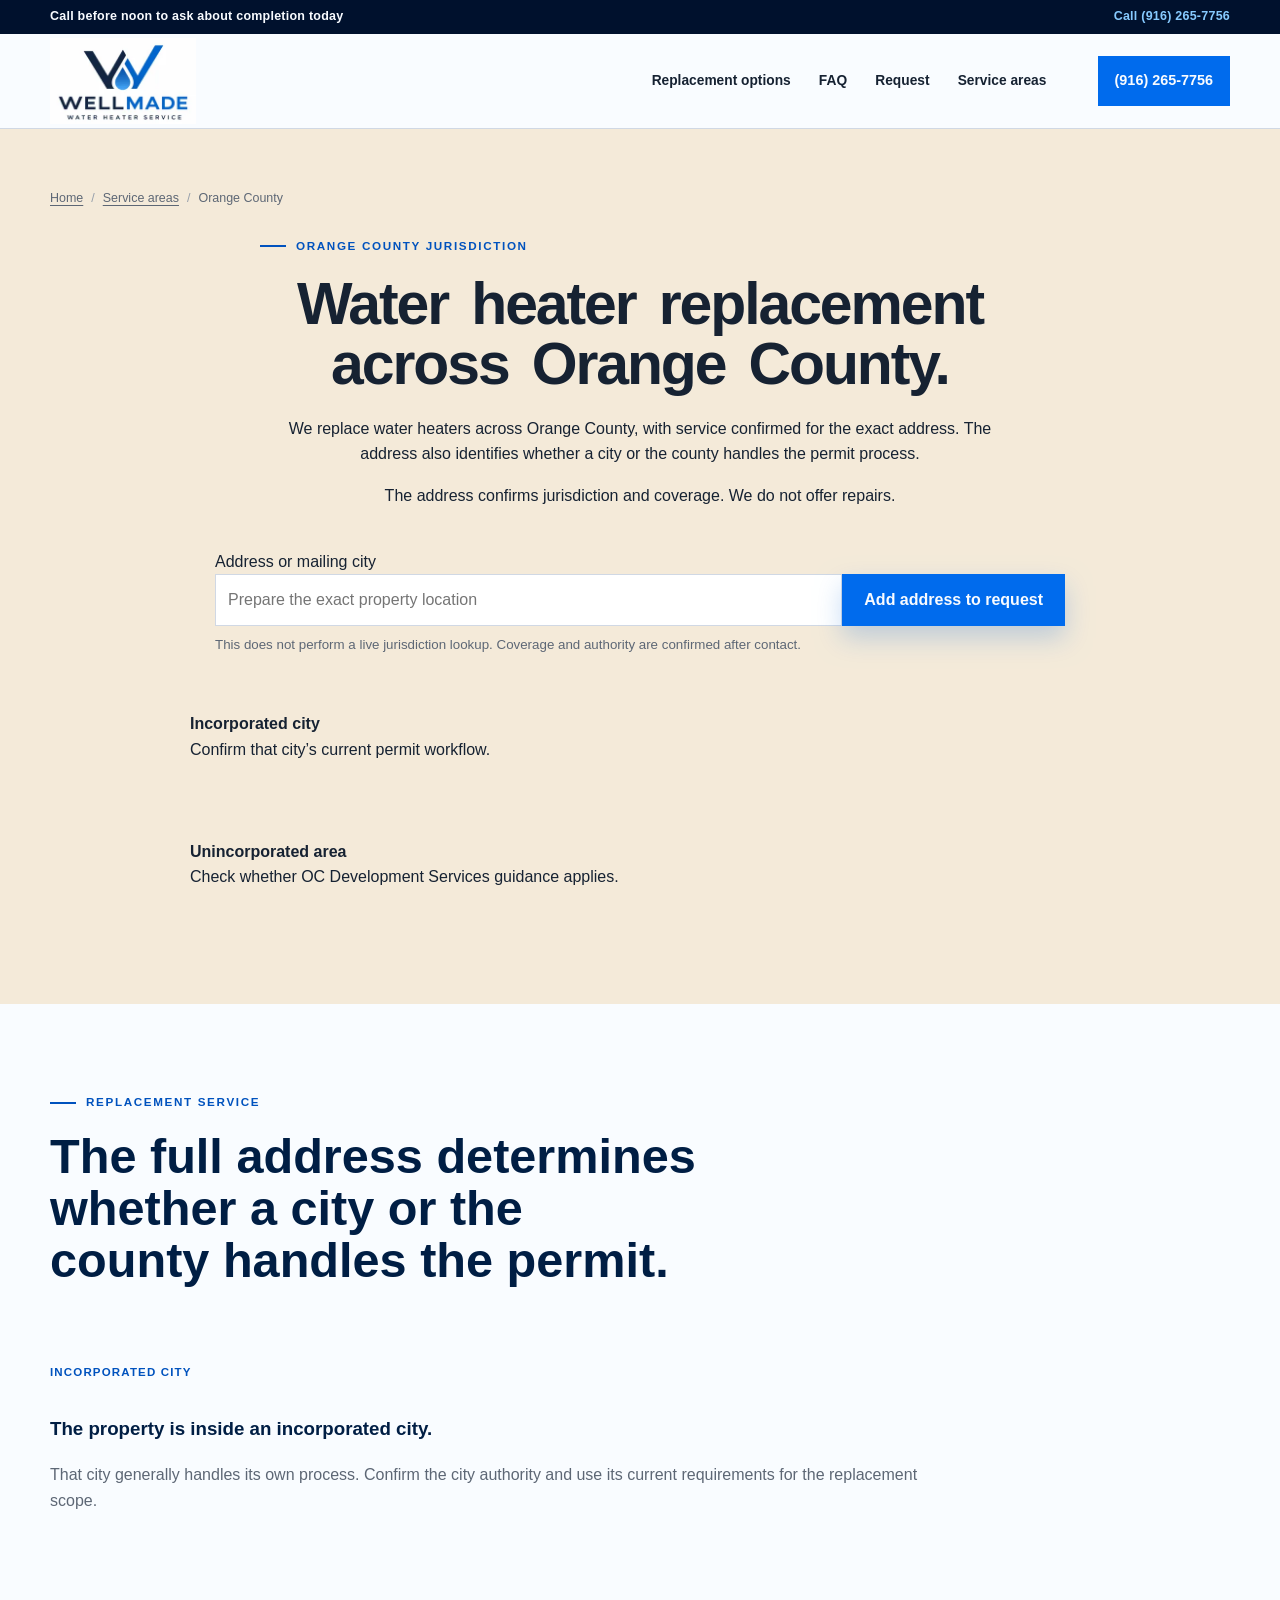
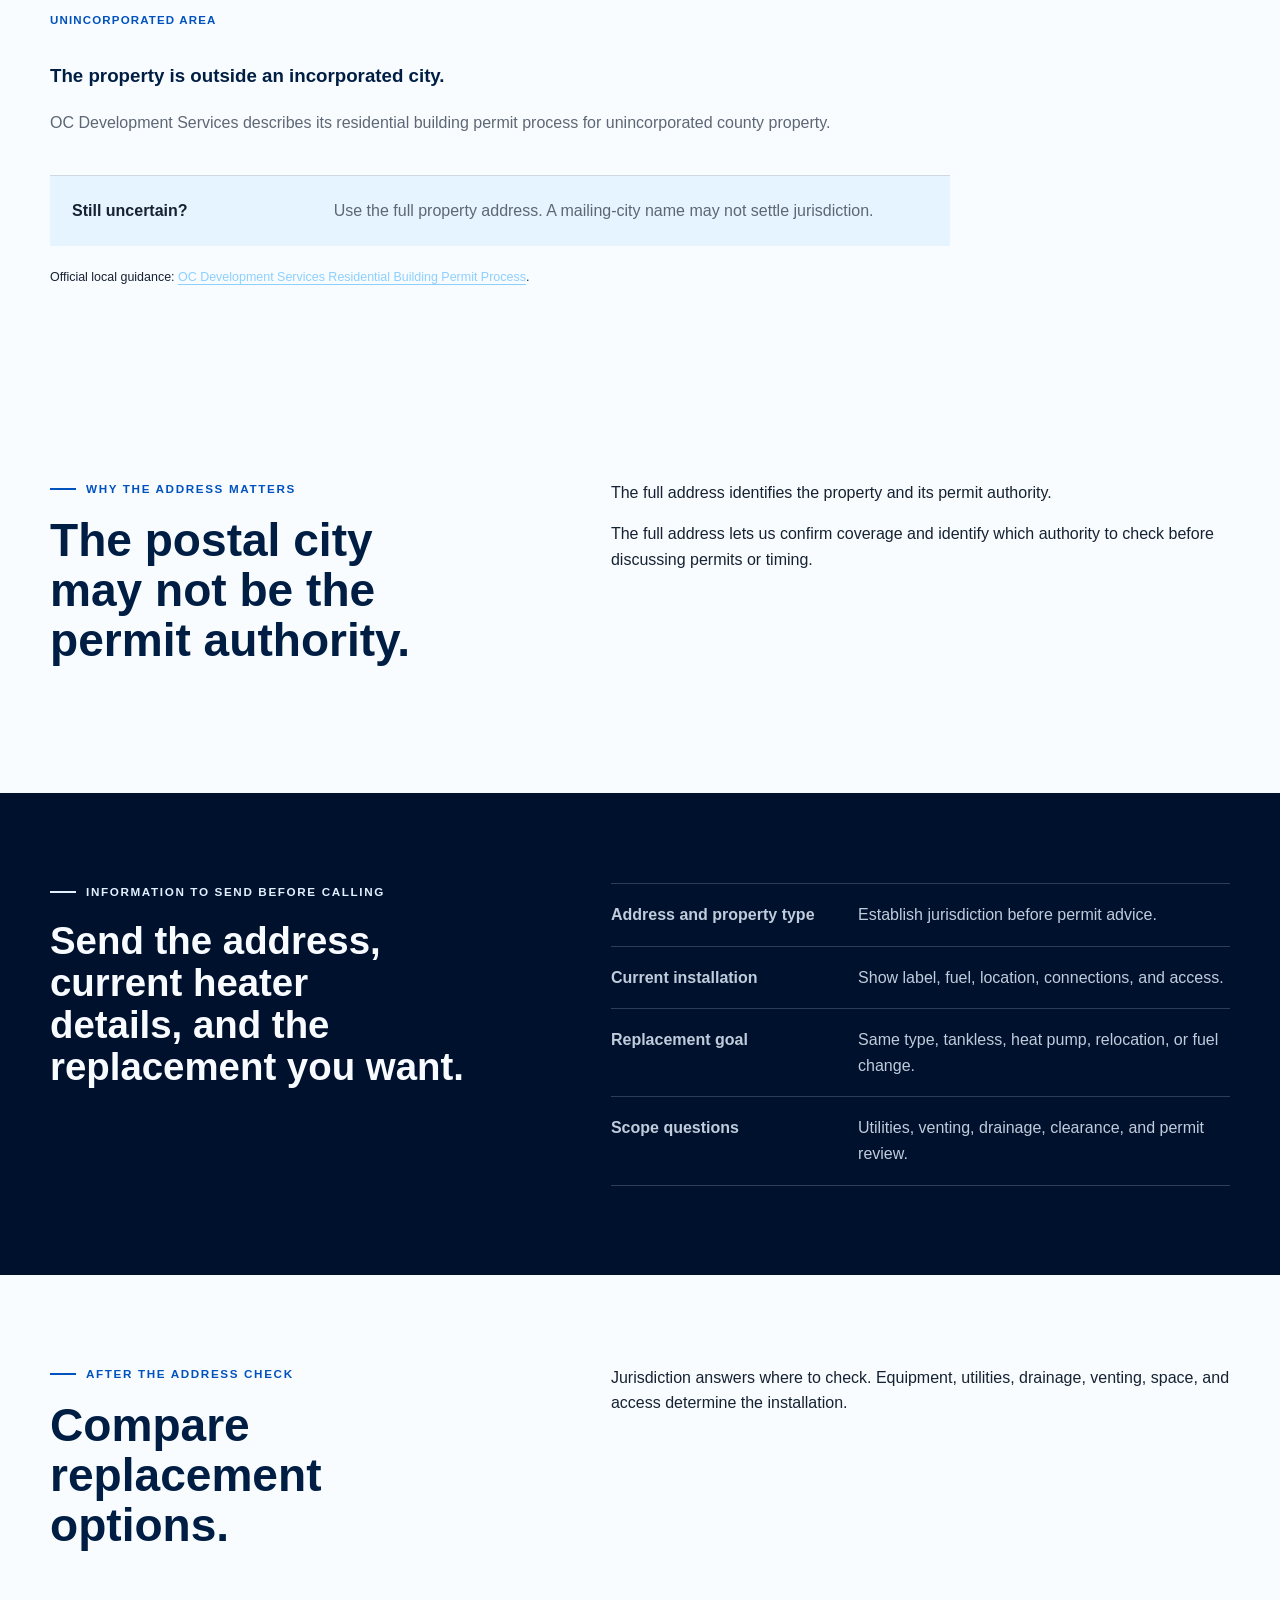
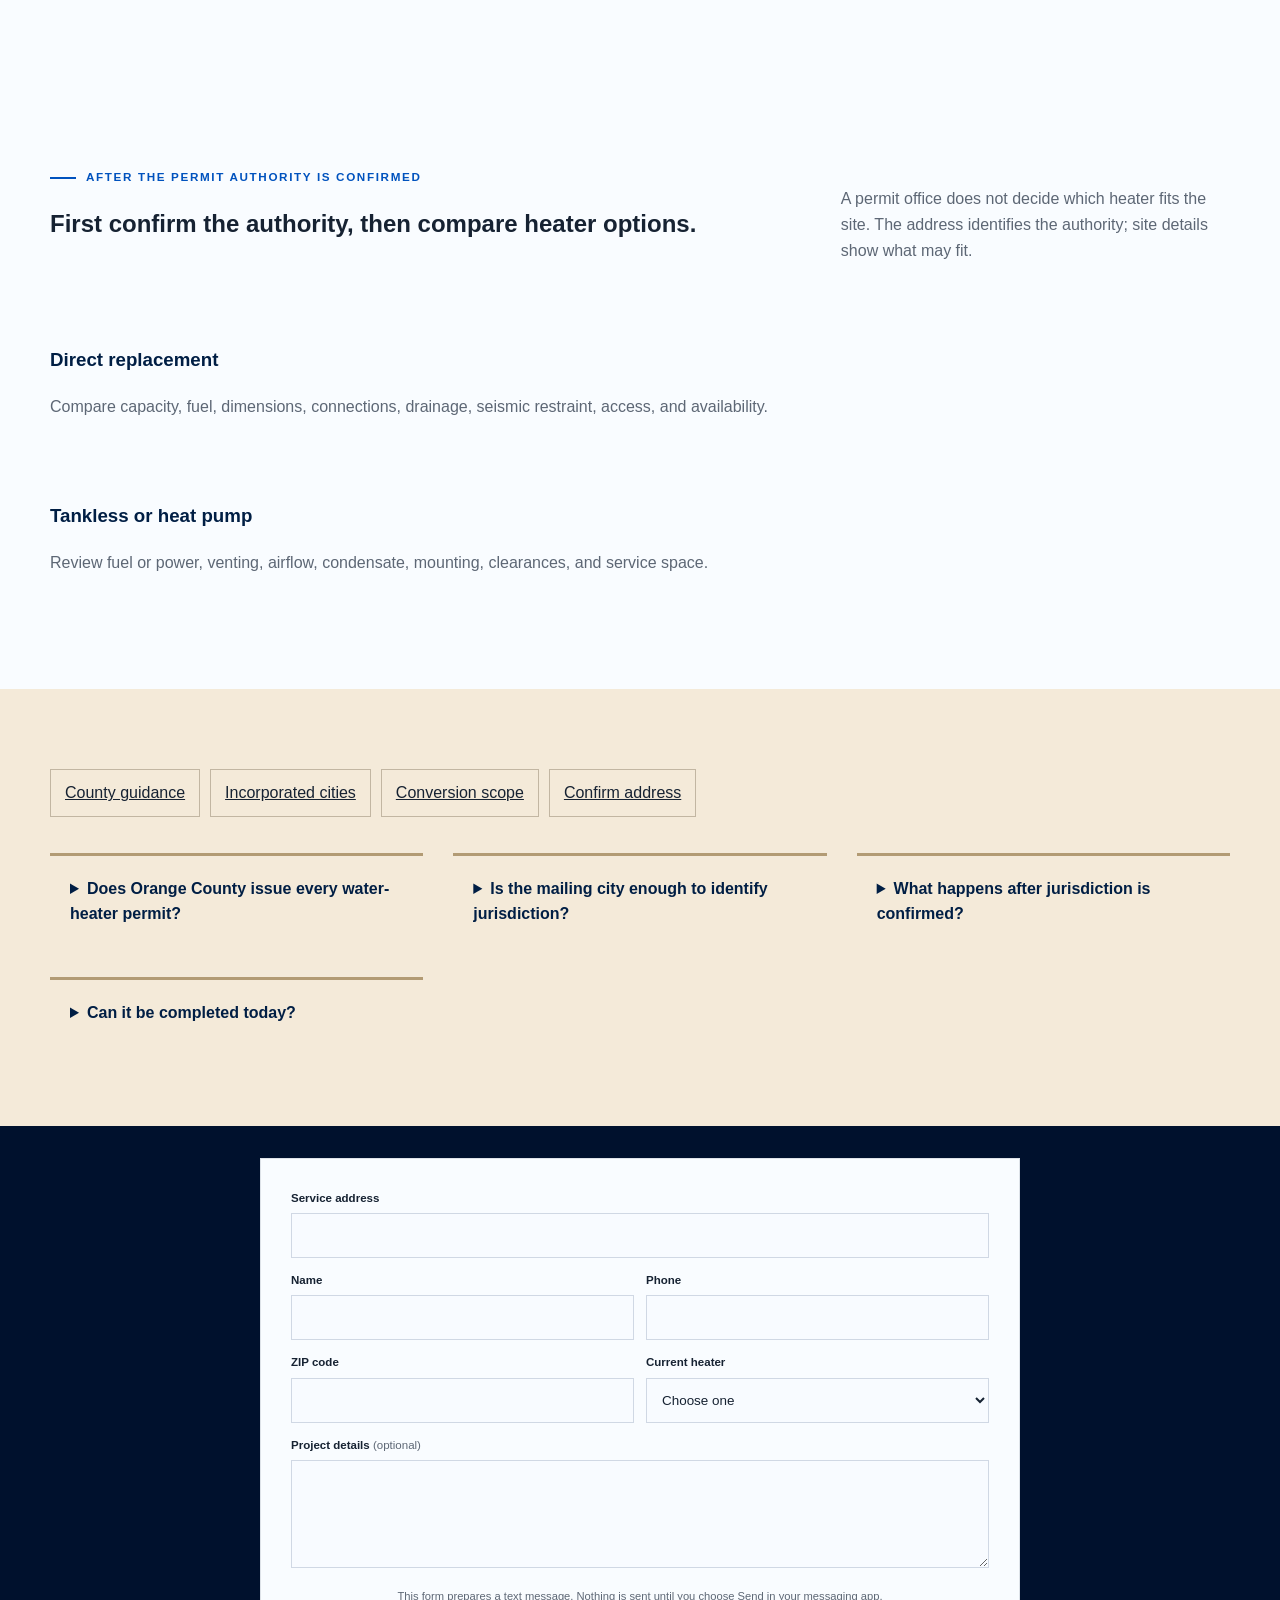
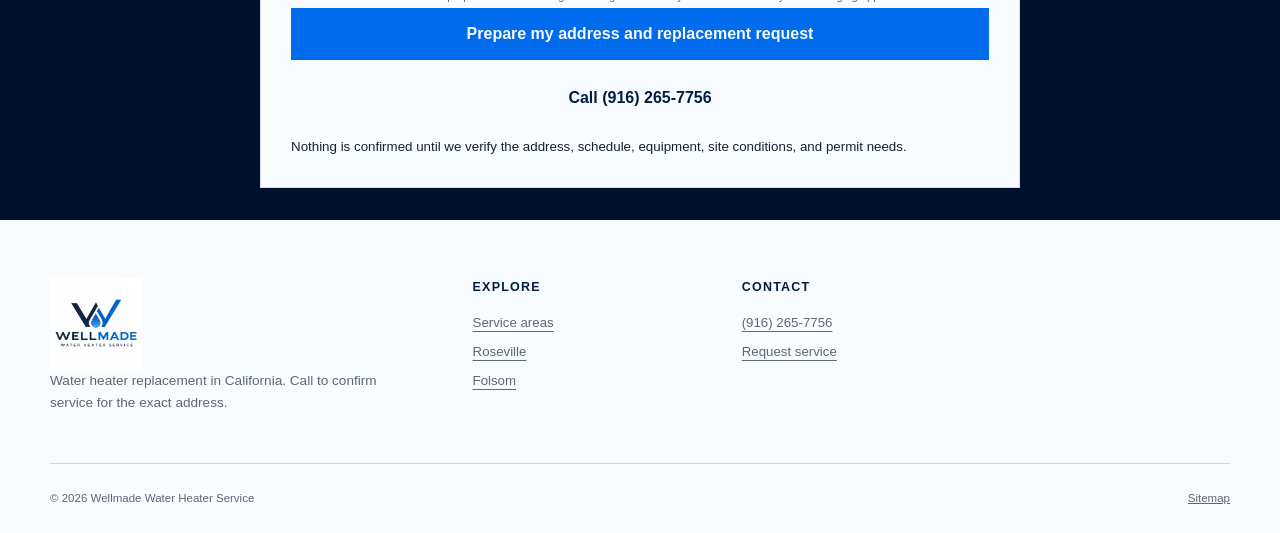
<file: service-areas/orange-county-ca/index.html>
<!doctype html><html lang="en"><head><meta charset="utf-8"><meta name="viewport" content="width=device-width, initial-scale=1"><title>Water Heater Replacement in Orange County, CA | Wellmade</title><meta name="description" content="Use the property address to identify the permit authority for an Orange County water heater replacement, then compare equipment and access needs."><link rel="canonical" href="https://replacewaterheaters.com/service-areas/orange-county-ca/"><meta name="robots" content="index,follow,max-image-preview:large"><meta property="og:type" content="website"><meta property="og:title" content="Water Heater Replacement in Orange County, CA | Wellmade"><meta property="og:description" content="Use the property address to identify the permit authority for an Orange County water heater replacement, then compare equipment and access needs."><meta property="og:url" content="https://replacewaterheaters.com/service-areas/orange-county-ca/"><meta property="og:image" content="https://replacewaterheaters.com/assets/water-heater-hero-1536.webp"><meta name="theme-color" content="#075bd8"><link rel="icon" type="image/png" href="/assets/favicon.png"><link rel="stylesheet" href="/styles.css?v=20260811b"><script type="application/ld+json">{"@context":"https://schema.org","@graph":[{"@type":"Service","name":"Water Heater Replacement in Orange County, CA","serviceType":"Water heater replacement","areaServed":{"@type":"AdministrativeArea","name":"Orange County","containedInPlace":{"@type":"State","name":"California"}},"provider":{"@id":"https://replacewaterheaters.com/#business"},"url":"https://replacewaterheaters.com/service-areas/orange-county-ca/"},{"@type":"BreadcrumbList","itemListElement":[{"@type":"ListItem","position":1,"name":"Home","item":"https://replacewaterheaters.com/"},{"@type":"ListItem","position":2,"name":"Service Areas","item":"https://replacewaterheaters.com/service-areas/"},{"@type":"ListItem","position":3,"name":"Orange County","item":"https://replacewaterheaters.com/service-areas/orange-county-ca/"}]},{"@type":"FAQPage","mainEntity":[{"@type":"Question","name":"Does Orange County issue every water-heater permit?","acceptedAnswer":{"@type":"Answer","text":"No. Orange County contains incorporated cities and unincorporated areas. OC Development Services describes its residential process for unincorporated county property; incorporated cities generally use their own authority."}},{"@type":"Question","name":"Is the mailing city enough to identify jurisdiction?","acceptedAnswer":{"@type":"Answer","text":"Not always. Use the complete property address to confirm whether a city or the county handles the project before relying on a permit process."}},{"@type":"Question","name":"What happens after jurisdiction is confirmed?","acceptedAnswer":{"@type":"Answer","text":"Then compare a direct replacement with any relocation, tankless, heat-pump, or fuel-change scope and identify the relevant utility, access, and permit questions."}},{"@type":"Question","name":"Can it be completed today?","acceptedAnswer":{"@type":"Answer","text":"Call before noon to ask. Evening completion depends on schedule, equipment, site conditions, and the applicable jurisdiction’s requirements and must be confirmed by phone."}}]}]}</script></head><body class="city-page city-page--oc-resolver"><a class="skip-link" href="#main">Skip to main content</a><div class="service-bar"><div class="shell service-bar__inner"><span>Call before noon to ask about completion today</span><a href="tel:+19162657756">Call (916) 265-7756</a></div></div><header class="site-header"><div class="shell header-inner"><a class="brand" href="/" aria-label="Wellmade Water Heater Service home"><img src="/assets/wellmade-water-heater-logo-300.webp" alt="Wellmade Water Heater Service" width="300" height="300"></a><nav class="desktop-nav" aria-label="Primary navigation"><a href="#path">Replacement options</a><a href="#faq">FAQ</a><a href="#request">Request</a><a href="/service-areas/">Service areas</a></nav><a class="header-call" href="tel:+19162657756" aria-label="Call (916) 265-7756"><span>(916) 265-7756</span></a></div></header><main id="main"><section class="oc-hero"><div class="shell"><ol class="breadcrumbs" aria-label="Breadcrumb"><li><a href="/">Home</a></li><li><a href="/service-areas/">Service areas</a></li><li>Orange County</li></ol><p class="eyebrow"><span></span>Orange County jurisdiction</p><h1>Water heater replacement across Orange County.</h1><p>We replace water heaters across Orange County, with service confirmed for the exact address. The address also identifies whether a city or the county handles the permit process.</p><p class="oc-scope">The address confirms jurisdiction and coverage. We do not offer repairs.</p><form class="oc-resolve" action="#request"><label for="oc-start-address">Address or mailing city</label><div><input id="oc-start-address" name="address" autocomplete="street-address" placeholder="Prepare the exact property location"><button class="button button--primary" type="submit">Add address to request</button></div><small>This does not perform a live jurisdiction lookup. Coverage and authority are confirmed after contact.</small></form><div class="oc-hero__paths"><p><strong>Incorporated city</strong><span>Confirm that city’s current permit workflow.</span></p><p><strong>Unincorporated area</strong><span>Check whether OC Development Services guidance applies.</span></p></div></div></section>
<section class="section jurisdiction-resolver" id="path"><div class="shell"><p class="eyebrow"><span></span>Replacement service</p><h2>The full address determines whether a city or the county handles the permit.</h2><div class="resolver-grid"><article><span>Incorporated city</span><h3>The property is inside an incorporated city.</h3><p>That city generally handles its own process. Confirm the city authority and use its current requirements for the replacement scope.</p></article><article><span>Unincorporated area</span><h3>The property is outside an incorporated city.</h3><p>OC Development Services describes its residential building permit process for unincorporated county property.</p></article><aside><strong>Still uncertain?</strong><p>Use the full property address. A mailing-city name may not settle jurisdiction.</p></aside></div><p class="source-note">Official local guidance: <a href="https://ocds.ocpublicworks.com/sites/ocpwocds/files/2022-07/Building%20Permit%20Process%20for%20Residential%20Construction%20Development1.pdf">OC Development Services Residential Building Permit Process</a>.</p></div></section>
<section class="section county-context"><div class="shell content-grid"><div><p class="eyebrow"><span></span>Why the address matters</p><h2>The postal city may not be the permit authority.</h2></div><div><p>The full address identifies the property and its permit authority.</p><p>The full address lets us confirm coverage and identify which authority to check before discussing permits or timing.</p></div></div></section>
<section class="section authority-packet"><div class="shell content-grid"><div><p class="eyebrow eyebrow--light"><span></span>Information to send before calling</p><h2>Send the address, current heater details, and the replacement you want.</h2></div><ol><li><b>Address and property type</b><span>Establish jurisdiction before permit advice.</span></li><li><b>Current installation</b><span>Show label, fuel, location, connections, and access.</span></li><li><b>Replacement goal</b><span>Same type, tankless, heat pump, relocation, or fuel change.</span></li><li><b>Scope questions</b><span>Utilities, venting, drainage, clearance, and permit review.</span></li></ol></div></section>
<section class="section narrative-bridge"><div class="shell content-grid"><div><p class="eyebrow"><span></span>After the address check</p><h2>Compare replacement options.</h2></div><p>Jurisdiction answers where to check. Equipment, utilities, drainage, venting, space, and access determine the installation.</p></div></section><section class="section county-next"><div class="shell"><div class="section-heading--split"><div><p class="eyebrow"><span></span>After the permit authority is confirmed</p><h2>First confirm the authority, then compare heater options.</h2></div><p>A permit office does not decide which heater fits the site. The address identifies the authority; site details show what may fit.</p></div><div class="next-grid"><article><h3>Direct replacement</h3><p>Compare capacity, fuel, dimensions, connections, drainage, seismic restraint, access, and availability.</p></article><article><h3>Tankless or heat pump</h3><p>Review fuel or power, venting, airflow, condensate, mounting, clearances, and service space.</p></article></div></div></section><section class="oc-questions" id="faq"><div class="shell"><nav aria-label="Jurisdiction questions"><a href="#oc-answers">County guidance</a><a href="#oc-answers">Incorporated cities</a><a href="#oc-answers">Conversion scope</a><a href="#request">Confirm address</a></nav><div class="oc-answers" id="oc-answers"><details><summary>Does Orange County issue every water-heater permit?</summary><p>No. Orange County contains incorporated cities and unincorporated areas. OC Development Services describes its residential process for unincorporated county property; incorporated cities generally use their own authority.</p></details><details><summary>Is the mailing city enough to identify jurisdiction?</summary><p>Not always. Use the complete property address to confirm whether a city or the county handles the project before relying on a permit process.</p></details><details><summary>What happens after jurisdiction is confirmed?</summary><p>Then compare a direct replacement with any relocation, tankless, heat-pump, or fuel-change scope and identify the relevant utility, access, and permit questions.</p></details><details><summary>Can it be completed today?</summary><p>Call before noon to ask. Evening completion depends on schedule, equipment, site conditions, and the applicable jurisdiction’s requirements and must be confirmed by phone.</p></details></div></div></section><section class="oc-dock" id="request"><form class="shell request-form" novalidate><div class="field"><label for="oc-address">Service address</label><input id="oc-address" name="address" autocomplete="street-address" required></div><div class="field-row"><div class="field"><label for="oc-name">Name</label><input id="oc-name" name="name" autocomplete="name" required></div><div class="field"><label for="oc-phone">Phone</label><input id="oc-phone" name="phone" type="tel" autocomplete="tel" required></div></div><div class="field-row"><div class="field"><label for="oc-zip">ZIP code</label><input id="oc-zip" name="zip" inputmode="numeric" pattern="[0-9]{5}" required></div><div class="field"><label for="oc-heater">Current heater</label><select id="oc-heater" name="heater" required><option value="">Choose one</option><option>Gas tank</option><option>Electric tank</option><option>Tankless</option><option>Heat pump</option><option>Not sure</option></select></div></div><div class="field"><label for="oc-message">Project details <span>(optional)</span></label><textarea id="oc-message" name="message" rows="4"></textarea></div><p class="form-error" role="alert" hidden>Please complete the required fields and enter a 5-digit ZIP code.</p><p class="form-note">This form prepares a text message. Nothing is sent until you choose Send in your messaging app.</p><button class="button button--submit" type="submit">Prepare my address and replacement request</button><a class="button button--light" href="tel:+19162657756">Call (916) 265-7756</a><small>Nothing is confirmed until we verify the address, schedule, equipment, site conditions, and permit needs.</small></form></section></main><footer class="site-footer"><div class="shell footer__grid"><div class="footer-brand"><img src="/assets/wellmade-water-heater-logo-300.webp" alt="Wellmade Water Heater Service" width="300" height="300" loading="lazy"><p>Water heater replacement in California. Call to confirm service for the exact address.</p></div><div><h2>Explore</h2><a href="/service-areas/">Service areas</a><a href="/service-areas/roseville-ca/">Roseville</a><a href="/service-areas/folsom-ca/">Folsom</a></div><div><h2>Contact</h2><a href="tel:+19162657756">(916) 265-7756</a><a href="#request">Request service</a></div></div><div class="shell footer-bottom"><span>© <span id="year">2026</span> Wellmade Water Heater Service</span><a href="/sitemap.xml">Sitemap</a></div></footer><div class="mobile-cta" aria-label="Quick contact"><a href="tel:+19162657756">Call now</a><a href="#request">Request service</a></div><script src="/script.js?v=20260810b" defer></script></body></html>
</file>
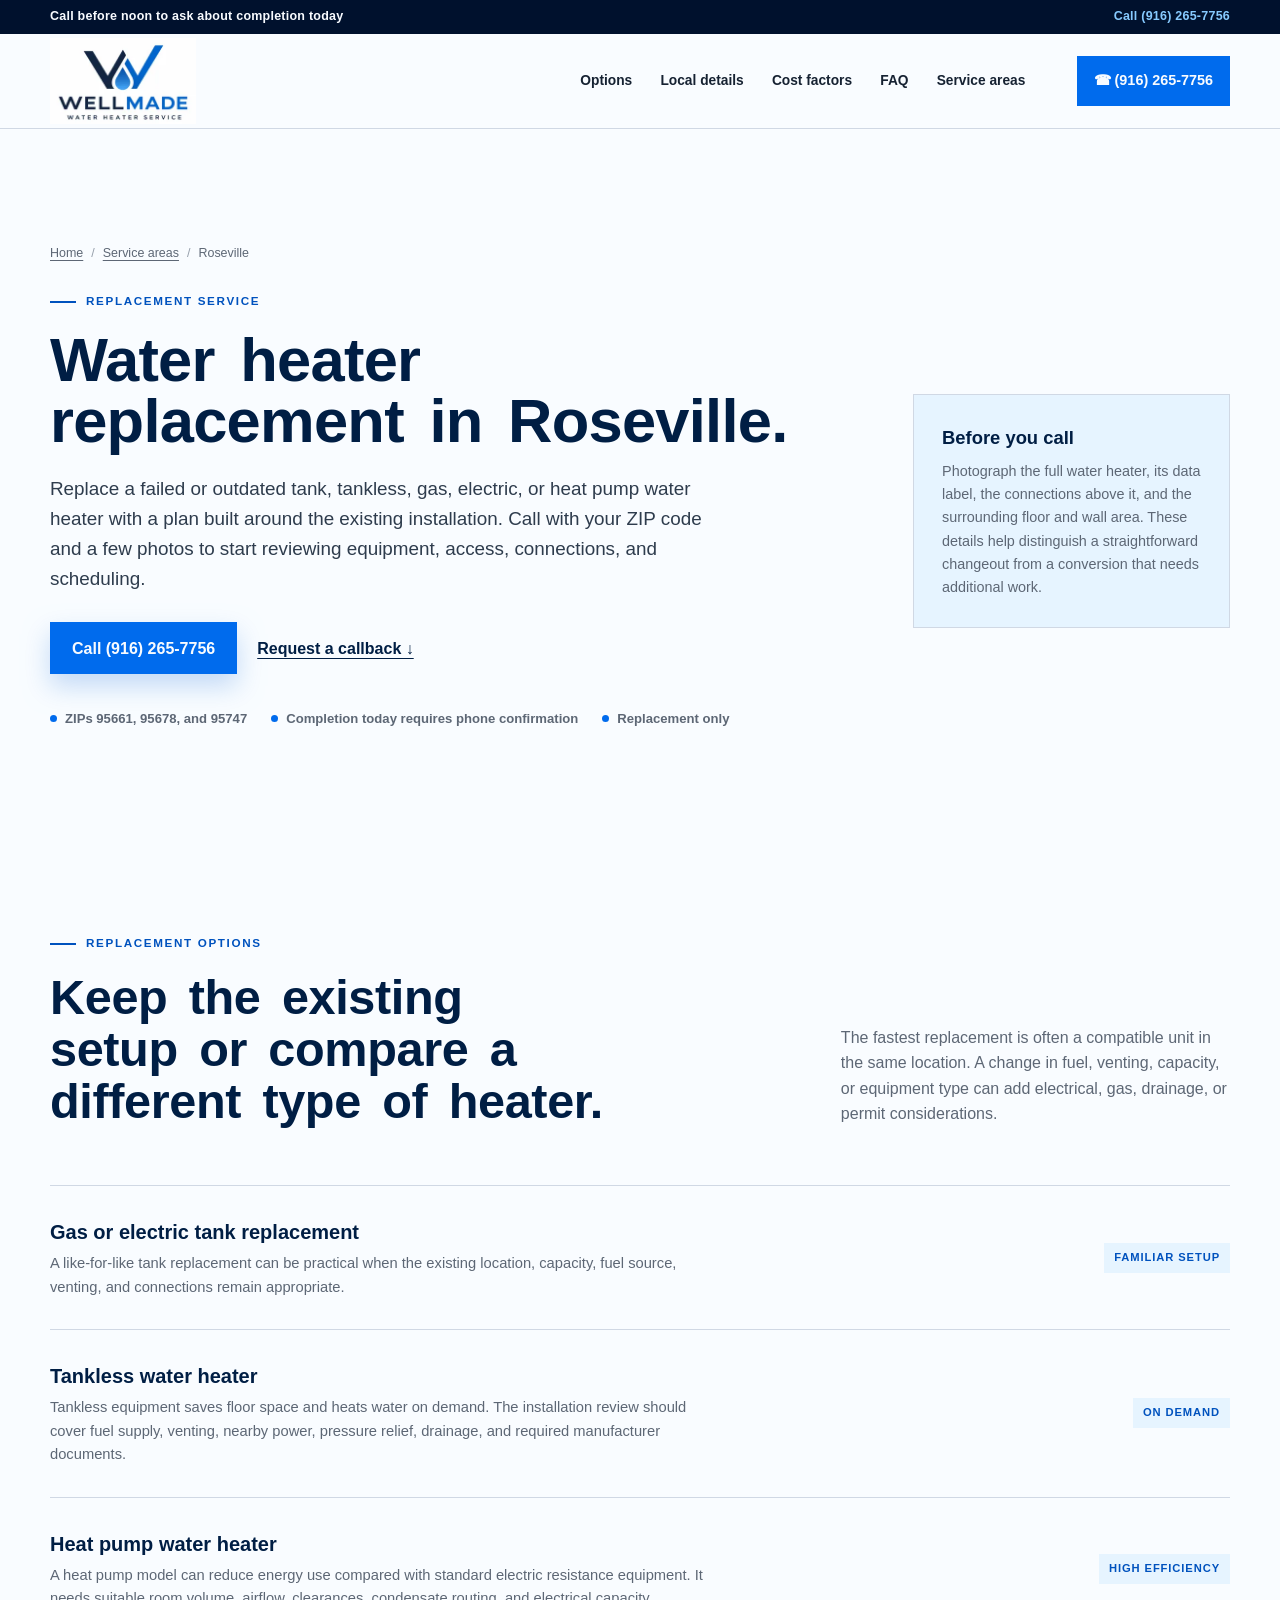
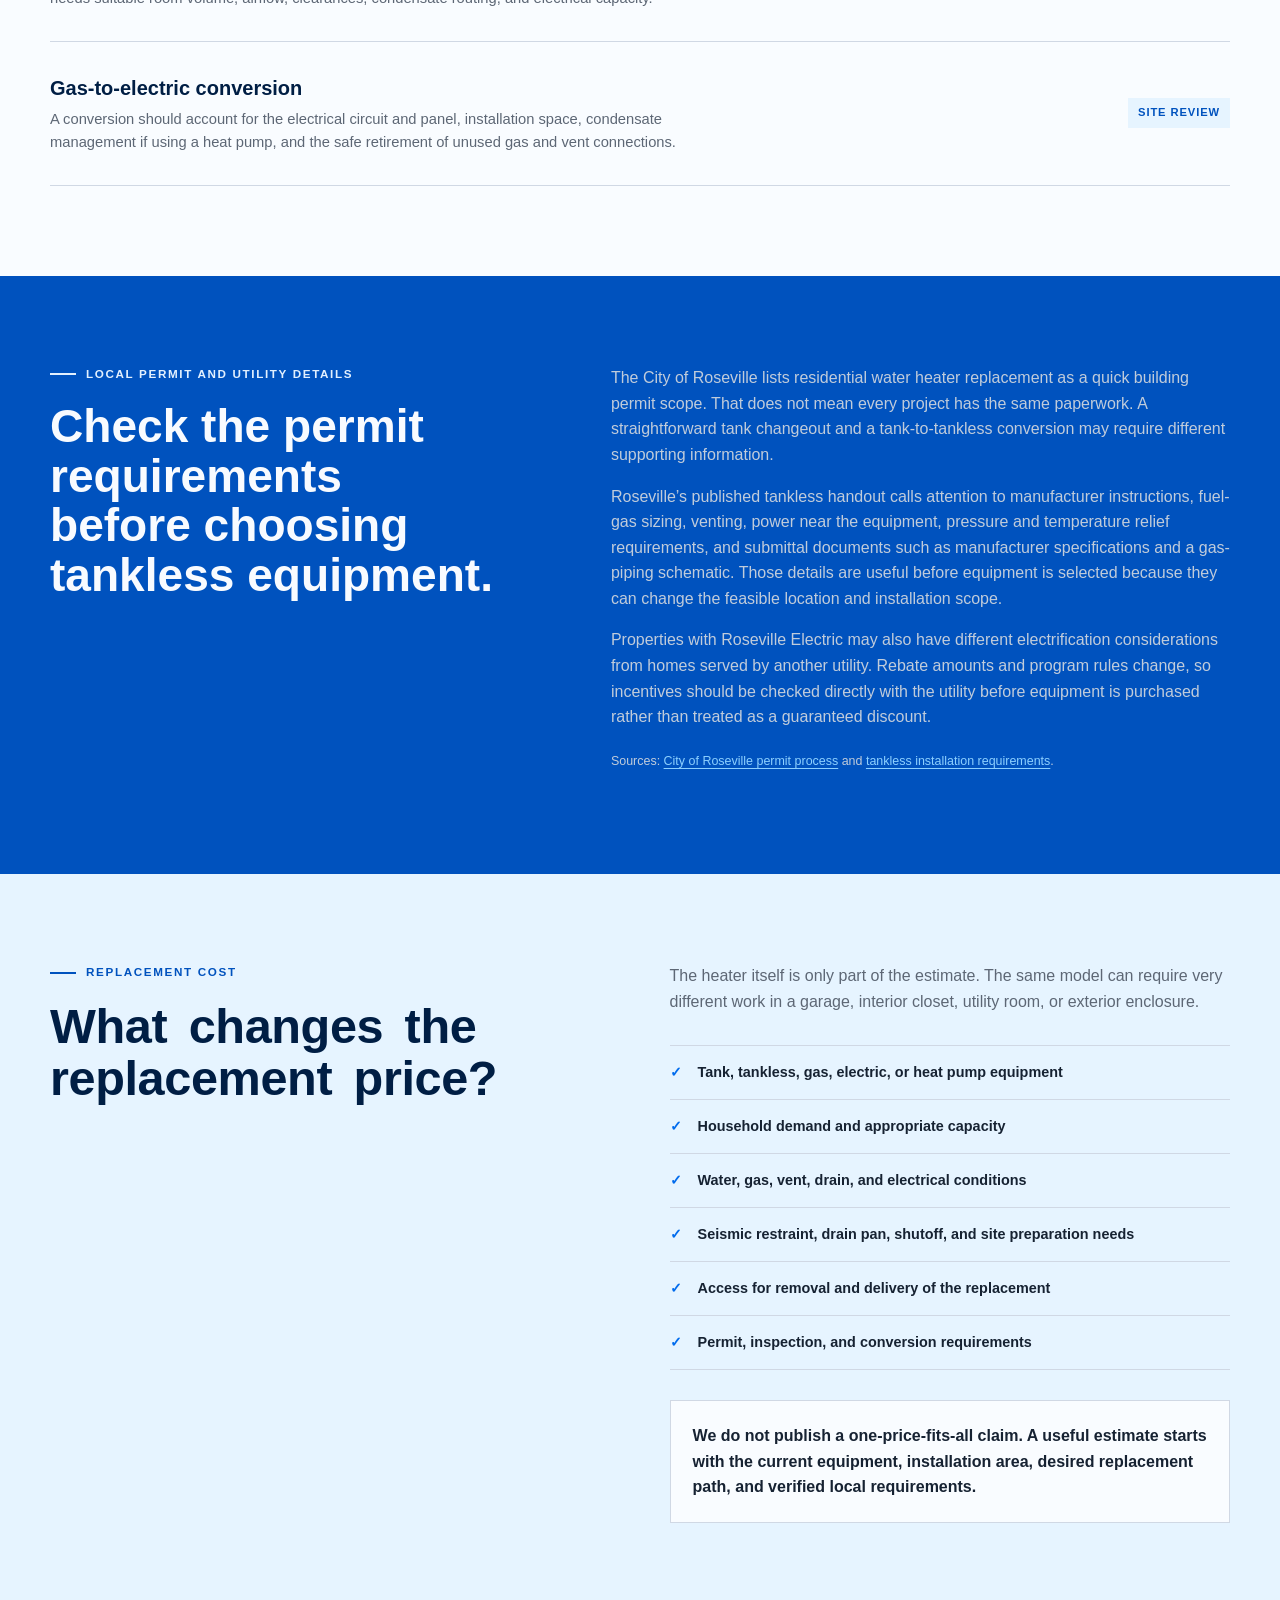
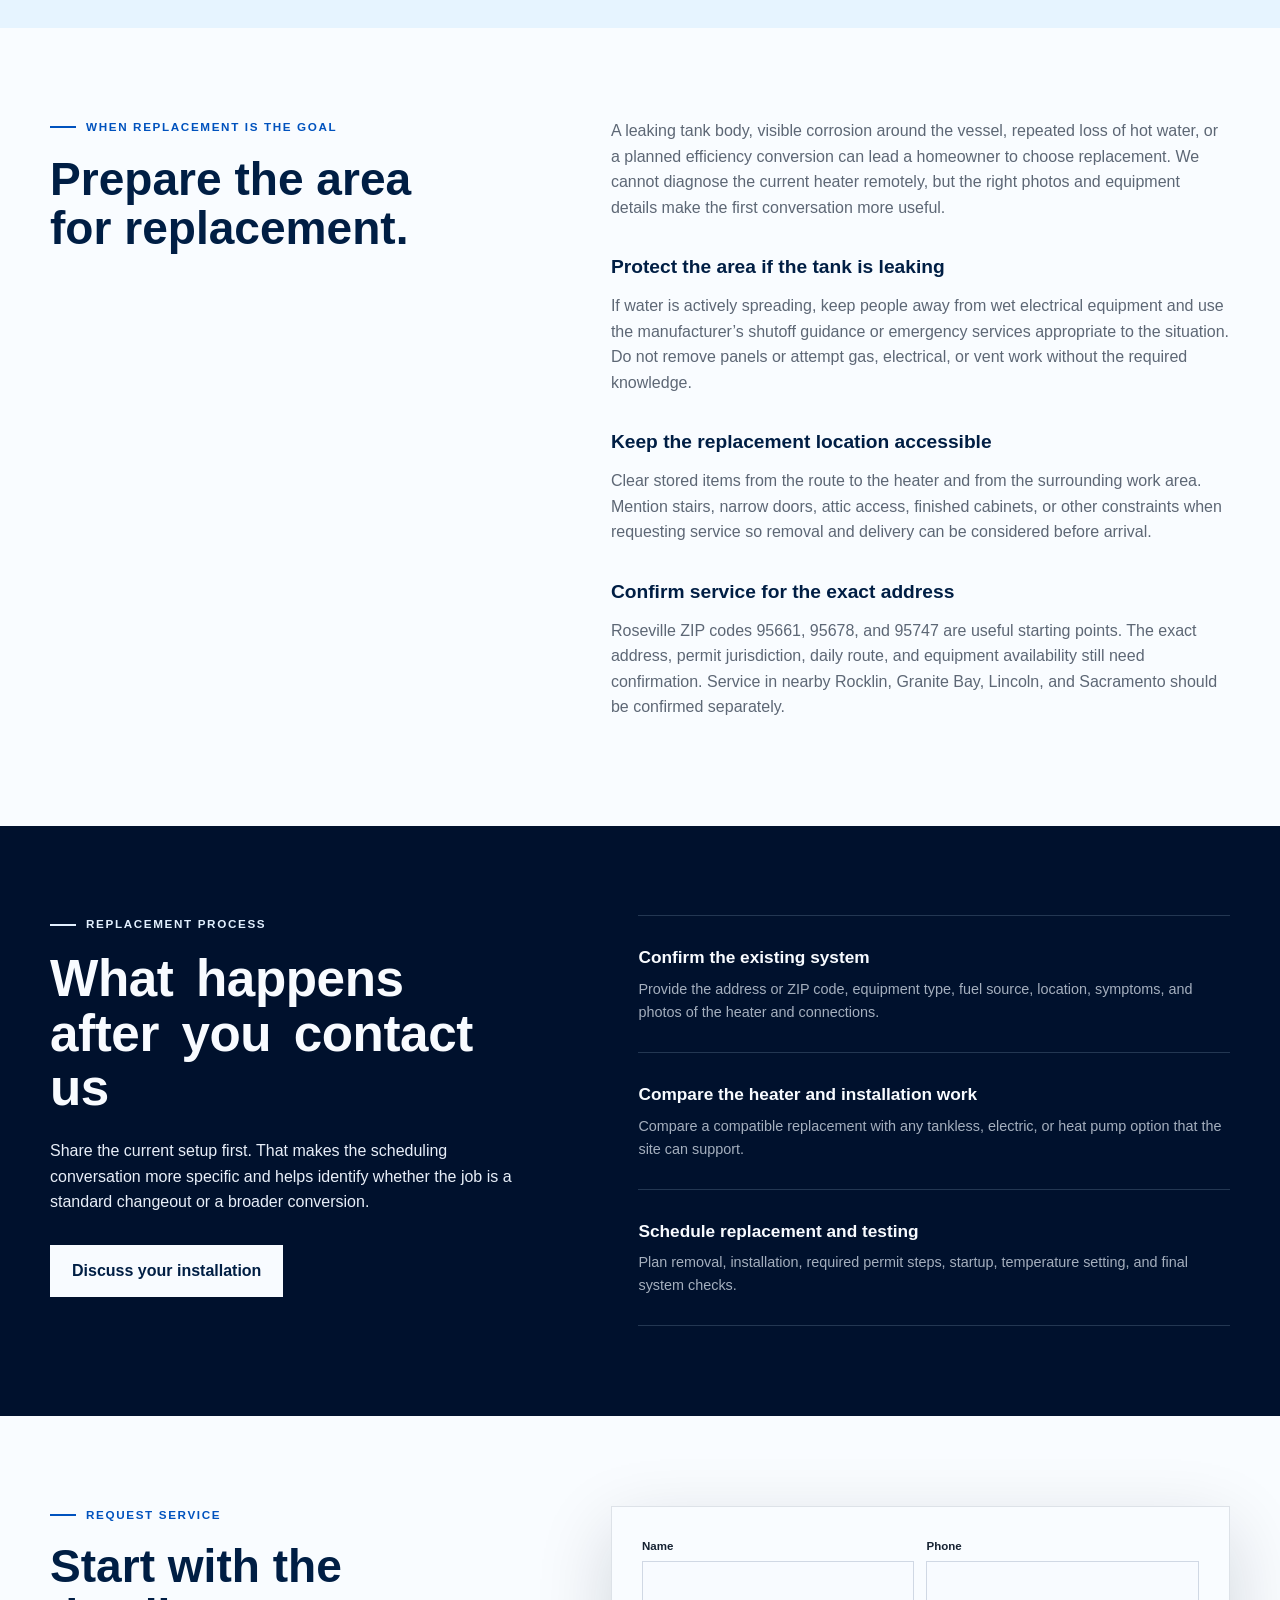
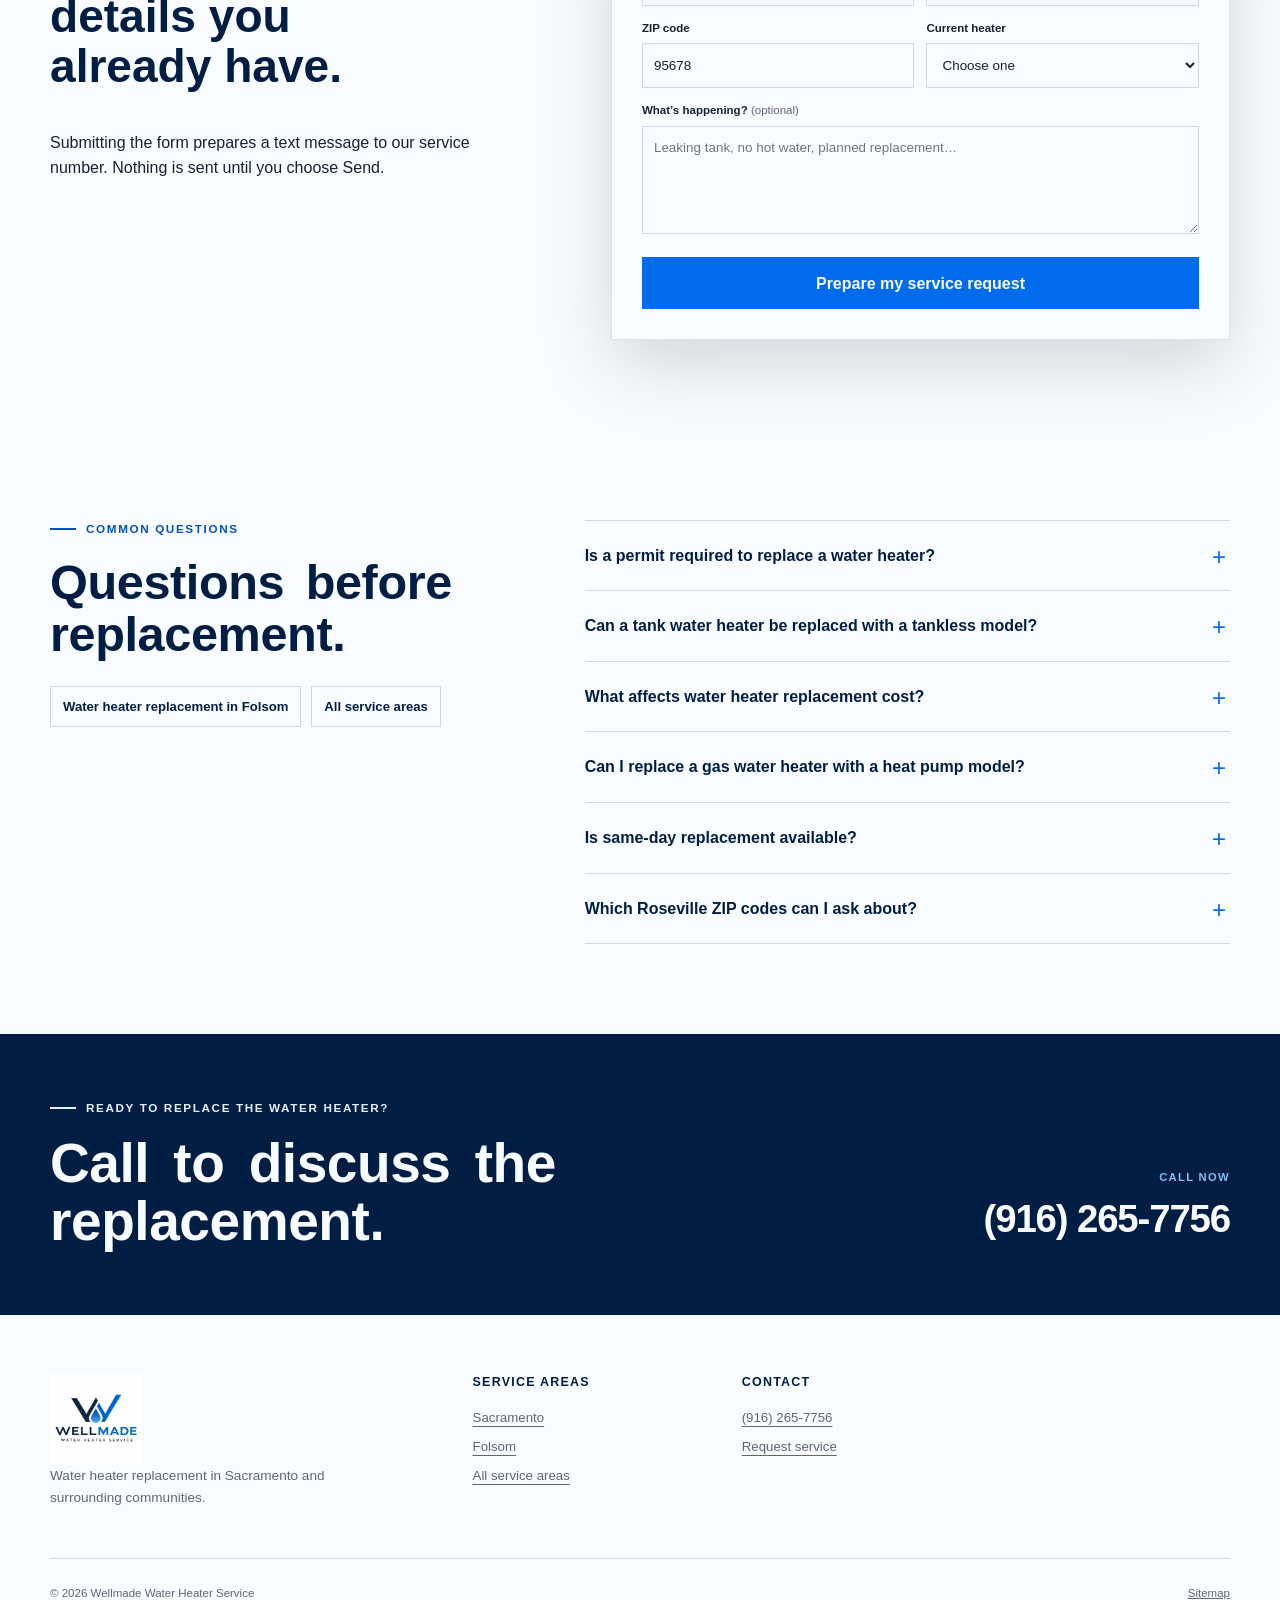
<file: service-areas/roseville-ca/index.html>
<!doctype html>
<html lang="en">
<head>
  <meta charset="utf-8"><meta name="viewport" content="width=device-width, initial-scale=1">
  <title>Water Heater Replacement in Roseville, CA | Wellmade</title>
  <meta name="description" content="Water heater replacement in Roseville for tank, tankless, gas, electric, and heat pump systems. Review permits, cost factors, and scheduling.">
  <link rel="canonical" href="https://replacewaterheaters.com/service-areas/roseville-ca/">
  <meta name="robots" content="index,follow,max-image-preview:large">
  <meta property="og:type" content="website"><meta property="og:title" content="Water Heater Replacement in Roseville, CA | Wellmade"><meta property="og:description" content="A focused Roseville water heater replacement guide with local permit and installation context."><meta property="og:url" content="https://replacewaterheaters.com/service-areas/roseville-ca/"><meta property="og:image" content="https://replacewaterheaters.com/assets/water-heater-hero-1536.webp">
  <meta name="theme-color" content="#075bd8"><link rel="icon" type="image/png" href="/assets/favicon.png">
  <link rel="preload" href="/assets/water-heater-hero-800.webp" as="image" type="image/webp" media="(max-width:760px)" fetchpriority="high"><link rel="stylesheet" href="/styles.css?v=20260811b">
  <script type="application/ld+json">
{
  "@context": "https://schema.org",
  "@graph": [
    {
      "@type": "Service",
      "name": "Water Heater Replacement in Roseville, CA",
      "serviceType": "Water heater replacement",
      "areaServed": {
        "@type": "City",
        "name": "Roseville",
        "containedInPlace": {
          "@type": "State",
          "name": "California"
        }
      },
      "provider": {
        "@id": "https://replacewaterheaters.com/#business"
      },
      "url": "https://replacewaterheaters.com/service-areas/roseville-ca/"
    },
    {
      "@type": "BreadcrumbList",
      "itemListElement": [
        {
          "@type": "ListItem",
          "position": 1,
          "name": "Home",
          "item": "https://replacewaterheaters.com/"
        },
        {
          "@type": "ListItem",
          "position": 2,
          "name": "Service Areas",
          "item": "https://replacewaterheaters.com/service-areas/"
        },
        {
          "@type": "ListItem",
          "position": 3,
          "name": "Roseville",
          "item": "https://replacewaterheaters.com/service-areas/roseville-ca/"
        }
      ]
    },
    {
      "@type": "FAQPage",
      "mainEntity": [
        {
          "@type": "Question",
          "name": "Is a permit required to replace a water heater?",
          "acceptedAnswer": {
            "@type": "Answer",
            "text": "The City of Roseville lists residential water heater replacement among its quick building permit scopes. Requirements can vary with the property and project, so the current permit requirements should be confirmed before work begins."
          }
        },
        {
          "@type": "Question",
          "name": "Can a tank water heater be replaced with a tankless model?",
          "acceptedAnswer": {
            "@type": "Answer",
            "text": "It may be possible, but it is not automatically a like-for-like changeout. Gas capacity or electrical service, venting, power, drainage, clearances, water connections, and Roseville’s tankless submittal requirements should be reviewed first."
          }
        },
        {
          "@type": "Question",
          "name": "What affects water heater replacement cost?",
          "acceptedAnswer": {
            "@type": "Answer",
            "text": "Equipment type and capacity, access, existing connections, venting, electrical work, drainage, required site preparation, permit needs, removal, and any change in system type or location all affect the scope."
          }
        },
        {
          "@type": "Question",
          "name": "Can I replace a gas water heater with a heat pump model?",
          "acceptedAnswer": {
            "@type": "Answer",
            "text": "A conversion may be possible when the space, airflow, condensate route, electrical circuit, and panel can support the selected equipment. Utility programs should be verified before relying on an incentive."
          }
        },
        {
          "@type": "Question",
          "name": "Is same-day replacement available?",
          "acceptedAnswer": {
            "@type": "Answer",
            "text": "Call before noon to ask whether completion today may be possible. We confirm timing by phone after checking the route, equipment availability, site conditions, and permit needs."
          }
        },
        {
          "@type": "Question",
          "name": "Which Roseville ZIP codes can I ask about?",
          "acceptedAnswer": {
            "@type": "Answer",
            "text": "Start with 95661, 95678, or 95747. Scheduling is based on the exact address and current schedule availability, so call to confirm coverage."
          }
        }
      ]
    }
  ]
}
</script>
</head>
<body class="city-page city-page--roseville">
  <a class="skip-link" href="#main">Skip to main content</a>
  <div class="service-bar"><div class="shell service-bar__inner"><span>Call before noon to ask about completion today</span><a href="tel:+19162657756">Call (916) 265-7756</a></div></div>
  <header class="site-header"><div class="shell header-inner"><a class="brand" href="/" aria-label="Wellmade Water Heater Service home"><img src="/assets/wellmade-water-heater-logo-300.webp" alt="Wellmade Water Heater Service" width="300" height="300"></a><nav class="desktop-nav" aria-label="Primary navigation"><a href="#options">Options</a><a href="#local">Local details</a><a href="#cost">Cost factors</a><a href="#faq">FAQ</a><a href="/service-areas/">Service areas</a></nav><a class="header-call" href="tel:+19162657756" aria-label="Call (916) 265-7756"><span aria-hidden="true">☎</span> (916) 265-7756</a></div></header>
  <main id="main">
    <section class="page-hero">
      <div class="shell"><ol class="breadcrumbs" aria-label="Breadcrumb"><li><a href="/">Home</a></li><li><a href="/service-areas/">Service areas</a></li><li>Roseville</li></ol>
        <div class="page-hero__grid"><div class="page-hero__copy"><p class="eyebrow"><span></span>Replacement service</p><h1>Water heater replacement in Roseville.</h1><p>Replace a failed or outdated tank, tankless, gas, electric, or heat pump water heater with a plan built around the existing installation. Call with your ZIP code and a few photos to start reviewing equipment, access, connections, and scheduling.</p><div class="page-hero__actions"><a class="button button--primary" href="tel:+19162657756">Call (916) 265-7756</a><a class="text-link" href="#request">Request a callback ↓</a></div><ul class="hero__facts"><li>ZIPs 95661, 95678, and 95747</li><li>Completion today requires phone confirmation</li><li>Replacement only</li></ul></div>
          <aside class="page-hero__note"><strong>Before you call</strong><p>Photograph the full water heater, its data label, the connections above it, and the surrounding floor and wall area. These details help distinguish a straightforward changeout from a conversion that needs additional work.</p></aside></div>
      </div>
    </section>

    <section class="section" id="options"><div class="shell"><div class="section-heading section-heading--split"><div><p class="eyebrow"><span></span>Replacement options</p><h2>Keep the existing setup or compare a different type of heater.</h2></div><p>The fastest replacement is often a compatible unit in the same location. A change in fuel, venting, capacity, or equipment type can add electrical, gas, drainage, or permit considerations.</p></div><div class="option-list">
      <article class="option-row"><div><h3>Gas or electric tank replacement</h3><p>A like-for-like tank replacement can be practical when the existing location, capacity, fuel source, venting, and connections remain appropriate.</p></div><span class="option-tag">Familiar setup</span></article>
      <article class="option-row"><div><h3>Tankless water heater</h3><p>Tankless equipment saves floor space and heats water on demand. The installation review should cover fuel supply, venting, nearby power, pressure relief, drainage, and required manufacturer documents.</p></div><span class="option-tag">On demand</span></article>
      <article class="option-row"><div><h3>Heat pump water heater</h3><p>A heat pump model can reduce energy use compared with standard electric resistance equipment. It needs suitable room volume, airflow, clearances, condensate routing, and electrical capacity.</p></div><span class="option-tag">High efficiency</span></article>
      <article class="option-row"><div><h3>Gas-to-electric conversion</h3><p>A conversion should account for the electrical circuit and panel, installation space, condensate management if using a heat pump, and the safe retirement of unused gas and vent connections.</p></div><span class="option-tag">Site review</span></article>
    </div></div></section>

    <section class="section local-detail" id="local"><div class="shell content-grid"><div><p class="eyebrow eyebrow--light"><span></span>Local permit and utility details</p><h2>Check the permit requirements before choosing tankless equipment.</h2></div><div class="prose"><p>The City of Roseville lists residential water heater replacement as a quick building permit scope. That does not mean every project has the same paperwork. A straightforward tank changeout and a tank-to-tankless conversion may require different supporting information.</p><p>Roseville’s published tankless handout calls attention to manufacturer instructions, fuel-gas sizing, venting, power near the equipment, pressure and temperature relief requirements, and submittal documents such as manufacturer specifications and a gas-piping schematic. Those details are useful before equipment is selected because they can change the feasible location and installation scope.</p><p>Properties with Roseville Electric may also have different electrification considerations from homes served by another utility. Rebate amounts and program rules change, so incentives should be checked directly with the utility before equipment is purchased rather than treated as a guaranteed discount.</p><p class="source-note">Sources: <a href="https://www.roseville.ca.us/government/departments/development_services/building/online_building_permit_process">City of Roseville permit process</a> and <a href="https://www.roseville.ca.us/Documents/Development%20Services/Applications%20Forms%20and%20Handouts/Building/Handouts/Tankless%20Water%20Heater%20Requirements.pdf">tankless installation requirements</a>.</p></div></div></section>

    <section class="section cost" id="cost"><div class="shell cost__grid"><div><p class="eyebrow"><span></span>Replacement cost</p><h2>What changes the replacement price?</h2></div><div class="cost__content"><p>The heater itself is only part of the estimate. The same model can require very different work in a garage, interior closet, utility room, or exterior enclosure.</p><ul class="check-list"><li>Tank, tankless, gas, electric, or heat pump equipment</li><li>Household demand and appropriate capacity</li><li>Water, gas, vent, drain, and electrical conditions</li><li>Seismic restraint, drain pan, shutoff, and site preparation needs</li><li>Access for removal and delivery of the replacement</li><li>Permit, inspection, and conversion requirements</li></ul><p class="cost__callout">We do not publish a one-price-fits-all claim. A useful estimate starts with the current equipment, installation area, desired replacement path, and verified local requirements.</p></div></div></section>

    <section class="section"><div class="shell content-grid"><div><p class="eyebrow"><span></span>When replacement is the goal</p><h2>Prepare the area for replacement.</h2></div><div class="prose"><p>A leaking tank body, visible corrosion around the vessel, repeated loss of hot water, or a planned efficiency conversion can lead a homeowner to choose replacement. We cannot diagnose the current heater remotely, but the right photos and equipment details make the first conversation more useful.</p><h3>Protect the area if the tank is leaking</h3><p>If water is actively spreading, keep people away from wet electrical equipment and use the manufacturer’s shutoff guidance or emergency services appropriate to the situation. Do not remove panels or attempt gas, electrical, or vent work without the required knowledge.</p><h3>Keep the replacement location accessible</h3><p>Clear stored items from the route to the heater and from the surrounding work area. Mention stairs, narrow doors, attic access, finished cabinets, or other constraints when requesting service so removal and delivery can be considered before arrival.</p><h3>Confirm service for the exact address</h3><p>Roseville ZIP codes 95661, 95678, and 95747 are useful starting points. The exact address, permit jurisdiction, daily route, and equipment availability still need confirmation. Service in nearby Rocklin, Granite Bay, Lincoln, and Sacramento should be confirmed separately.</p></div></div></section>

    <section class="section process"><div class="shell process__grid"><div class="process__intro"><p class="eyebrow eyebrow--light"><span></span>Replacement process</p><h2>What happens after you contact us</h2><p>Share the current setup first. That makes the scheduling conversation more specific and helps identify whether the job is a standard changeout or a broader conversion.</p><a class="button button--light" href="tel:+19162657756">Discuss your installation</a></div><ol class="steps"><li><div><h3>Confirm the existing system</h3><p>Provide the address or ZIP code, equipment type, fuel source, location, symptoms, and photos of the heater and connections.</p></div></li><li><div><h3>Compare the heater and installation work</h3><p>Compare a compatible replacement with any tankless, electric, or heat pump option that the site can support.</p></div></li><li><div><h3>Schedule replacement and testing</h3><p>Plan removal, installation, required permit steps, startup, temperature setting, and final system checks.</p></div></li></ol></div></section>

    <section class="section page-form" id="request"><div class="shell content-grid"><div><p class="eyebrow"><span></span>Request service</p><h2>Start with the details you already have.</h2><p>Submitting the form prepares a text message to our service number. Nothing is sent until you choose Send.</p></div><form class="request-form" novalidate><div class="field-row"><div class="field"><label for="name">Name</label><input id="name" name="name" autocomplete="name" required></div><div class="field"><label for="phone">Phone</label><input id="phone" name="phone" type="tel" autocomplete="tel" required></div></div><div class="field-row"><div class="field"><label for="zip">ZIP code</label><input id="zip" name="zip" inputmode="numeric" pattern="[0-9]{5}" value="95678" required></div><div class="field"><label for="heater">Current heater</label><select id="heater" name="heater" required><option value="">Choose one</option><option>Gas tank</option><option>Electric tank</option><option>Tankless</option><option>Heat pump</option><option>Not sure</option></select></div></div><div class="field"><label for="message">What’s happening? <span>(optional)</span></label><textarea id="message" name="message" rows="4" placeholder="Leaking tank, no hot water, planned replacement…"></textarea></div><p class="form-error" id="form-error" role="alert" hidden>Please complete the required fields and enter a 5-digit ZIP code.</p><button class="button button--submit" type="submit">Prepare my service request</button></form></div></section>

    <section class="section faq" id="faq"><div class="shell faq__grid"><div><p class="eyebrow"><span></span>Common questions</p><h2>Questions before replacement.</h2><div class="related-links"><a href="/service-areas/folsom-ca/">Water heater replacement in Folsom</a><a href="/service-areas/">All service areas</a></div></div><div class="faq-list">
      <details><summary>Is a permit required to replace a water heater?</summary><p>The City of Roseville lists residential water heater replacement among its quick building permit scopes. Requirements can vary with the property and project, so the current permit requirements should be confirmed before work begins.</p></details>
      <details><summary>Can a tank water heater be replaced with a tankless model?</summary><p>It may be possible, but it is not automatically a like-for-like changeout. Gas capacity or electrical service, venting, power, drainage, clearances, water connections, and Roseville’s tankless submittal requirements should be reviewed first.</p></details>
      <details><summary>What affects water heater replacement cost?</summary><p>Equipment type and capacity, access, existing connections, venting, electrical work, drainage, required site preparation, permit needs, removal, and any change in system type or location all affect the scope.</p></details>
      <details><summary>Can I replace a gas water heater with a heat pump model?</summary><p>A conversion may be possible when the space, airflow, condensate route, electrical circuit, and panel can support the selected equipment. Utility programs should be verified before relying on an incentive.</p></details>
      <details><summary>Is same-day replacement available?</summary><p>Call before noon to ask whether completion today may be possible. We confirm timing by phone after checking the route, equipment availability, site conditions, and permit needs.</p></details>
      <details><summary>Which Roseville ZIP codes can I ask about?</summary><p>Start with 95661, 95678, or 95747. Scheduling is based on the exact address and current schedule availability, so call to confirm coverage.</p></details>
    </div></div></section>
    <section class="final-cta"><div class="shell final-cta__inner"><div><p class="eyebrow eyebrow--light"><span></span>Ready to replace the water heater?</p><h2>Call to discuss the replacement.</h2></div><a class="final-cta__phone" href="tel:+19162657756"><span>Call now</span>(916) 265-7756</a></div></section>
  </main>
  <footer class="site-footer"><div class="shell footer__grid"><div class="footer-brand"><img src="/assets/wellmade-water-heater-logo-300.webp" alt="Wellmade Water Heater Service" width="300" height="300" loading="lazy"><p>Water heater replacement in Sacramento and surrounding communities.</p></div><div><h2>Service areas</h2><a href="/">Sacramento</a><a href="/service-areas/folsom-ca/">Folsom</a><a href="/service-areas/">All service areas</a></div><div><h2>Contact</h2><a href="tel:+19162657756">(916) 265-7756</a><a href="#request">Request service</a></div></div><div class="shell footer-bottom"><span>© <span id="year">2026</span> Wellmade Water Heater Service</span><a href="/sitemap.xml">Sitemap</a></div></footer>
  <div class="mobile-cta" aria-label="Quick contact"><a href="tel:+19162657756">Call now</a><a href="#request">Request service</a></div><script src="/script.js?v=20260810b" defer></script>
</body></html>
</file>
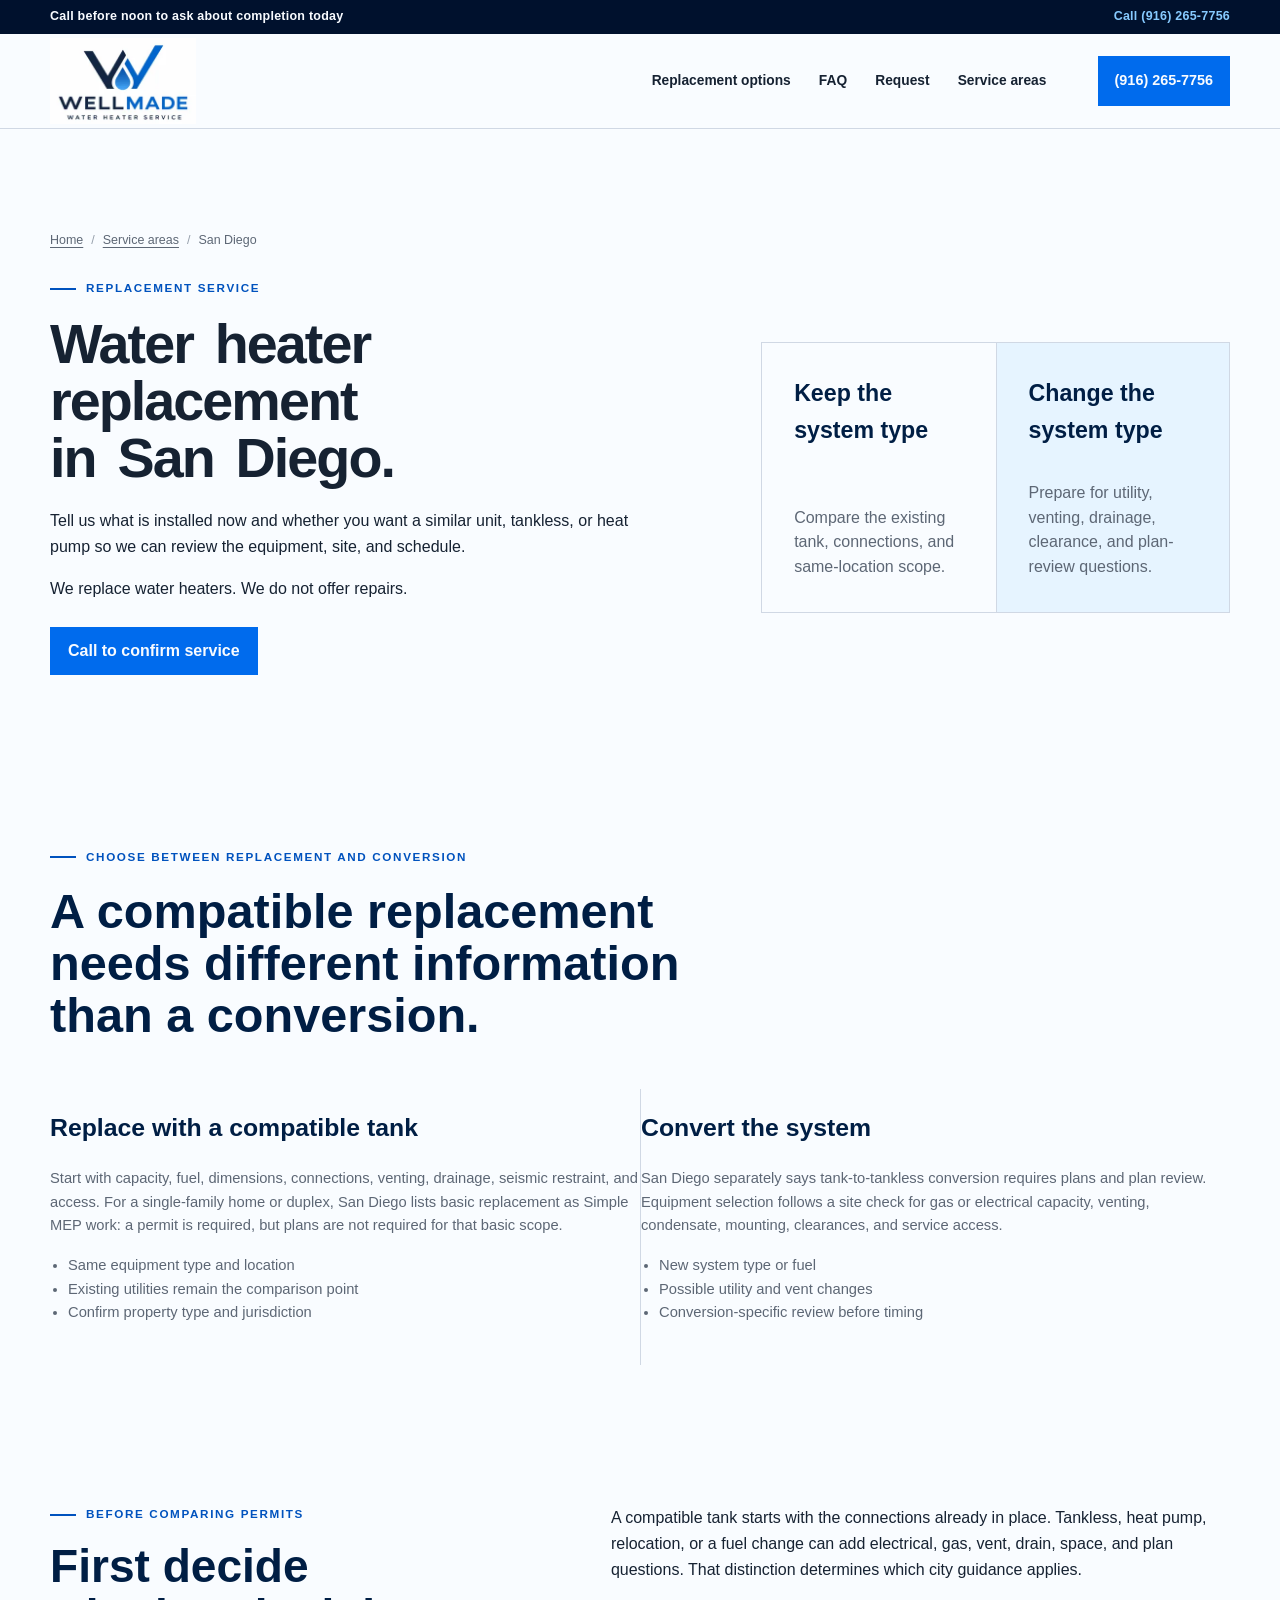
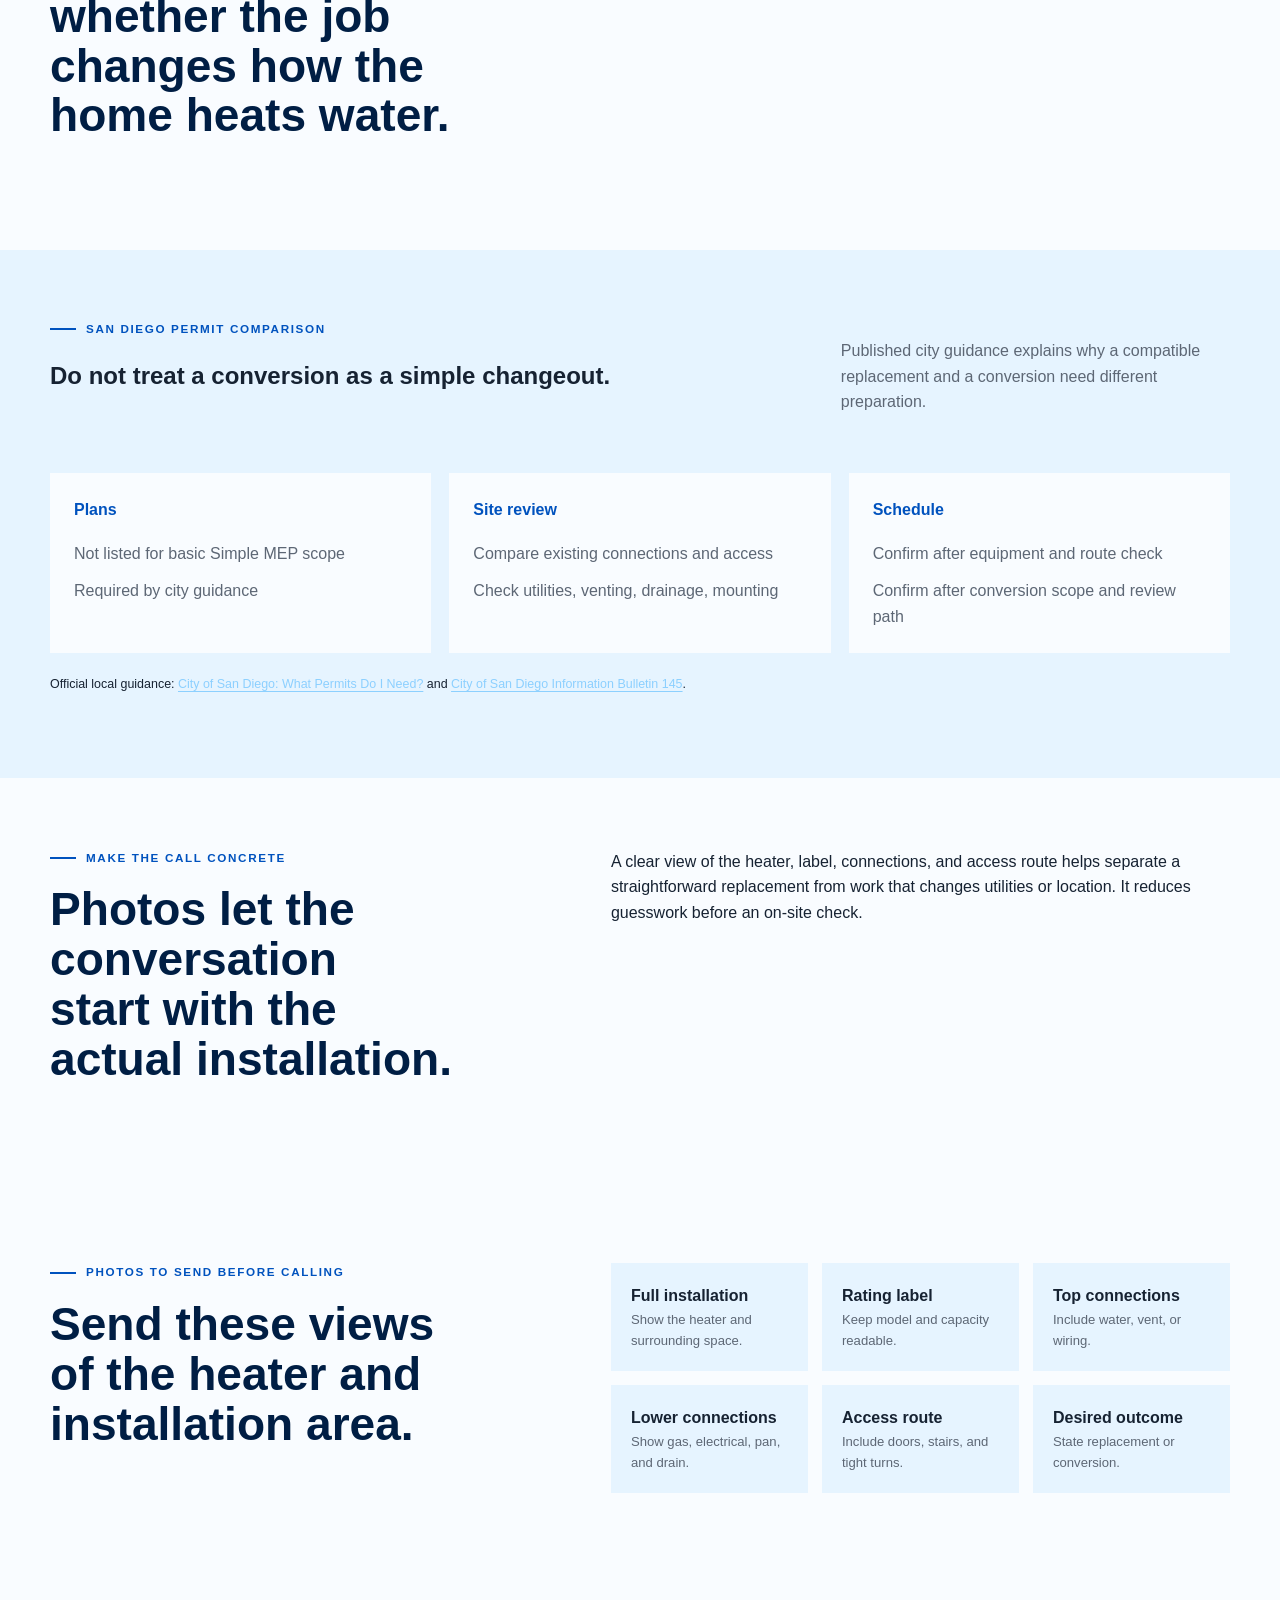
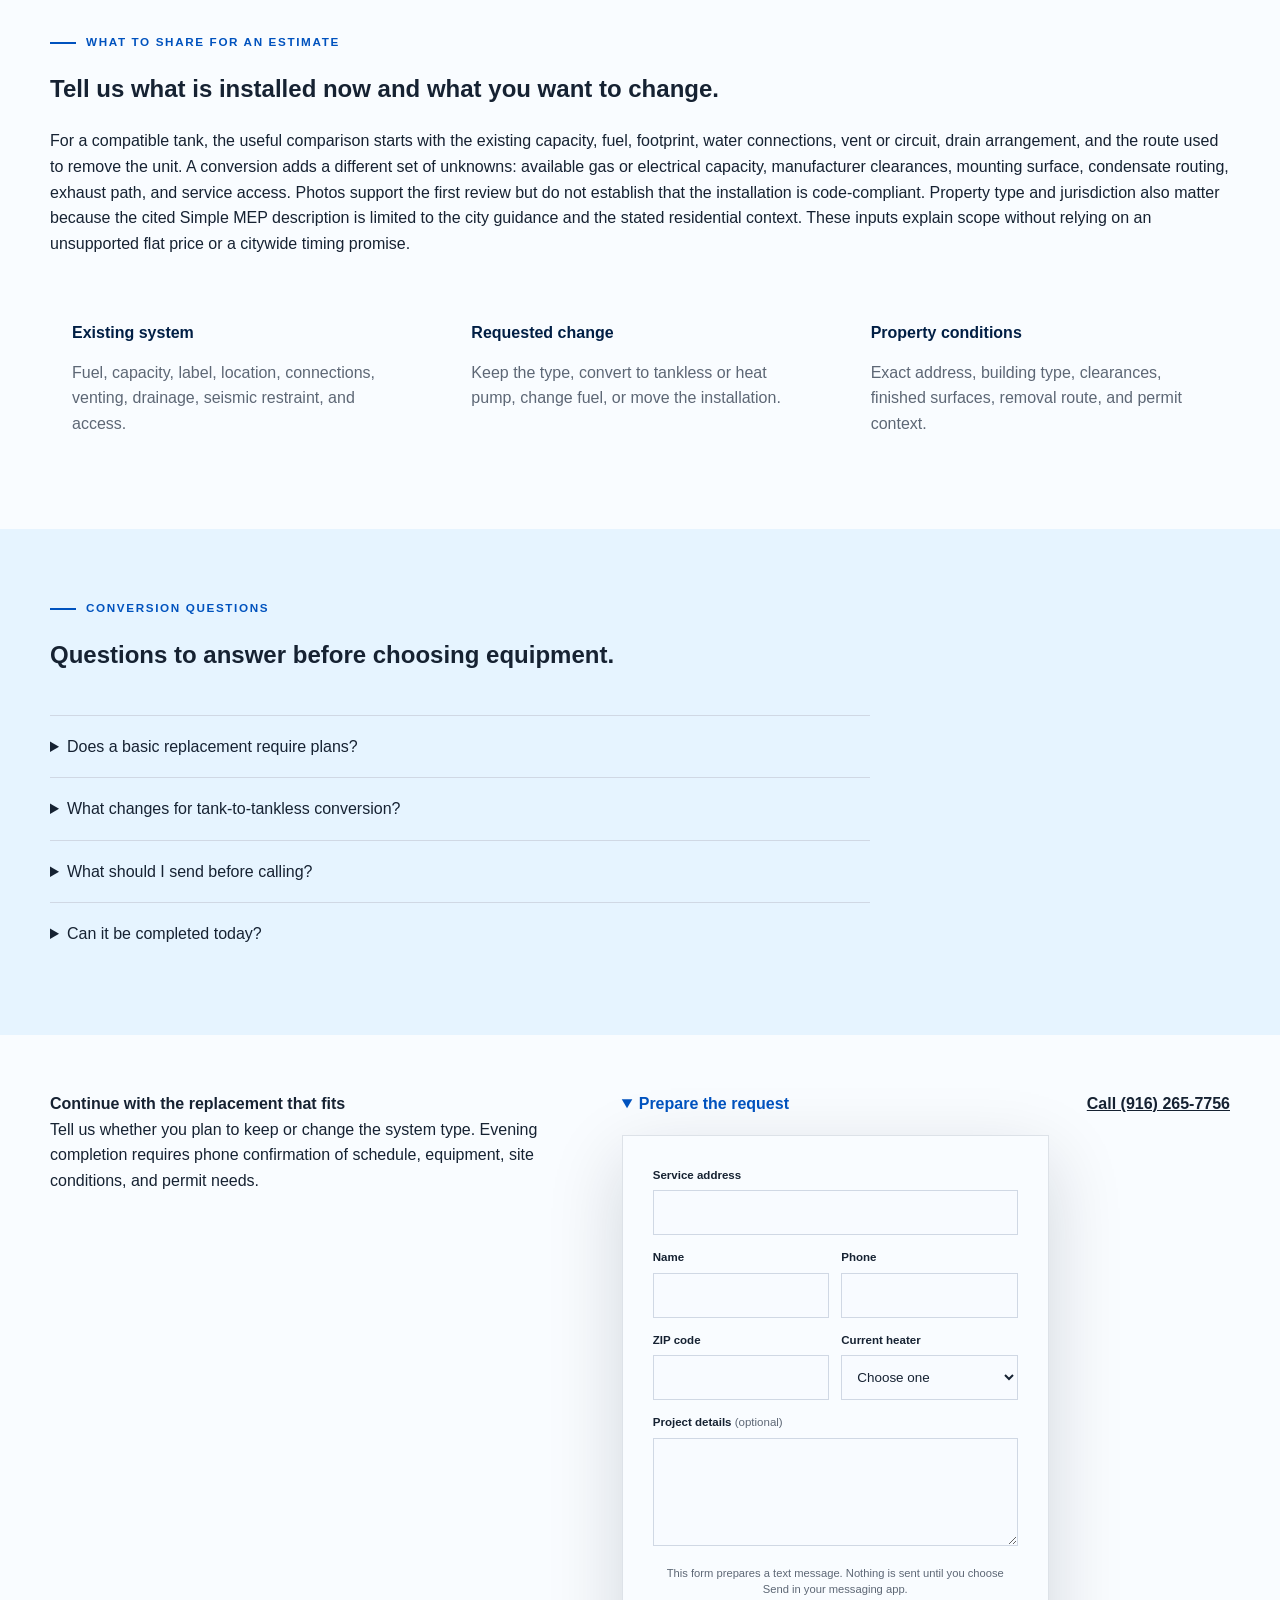
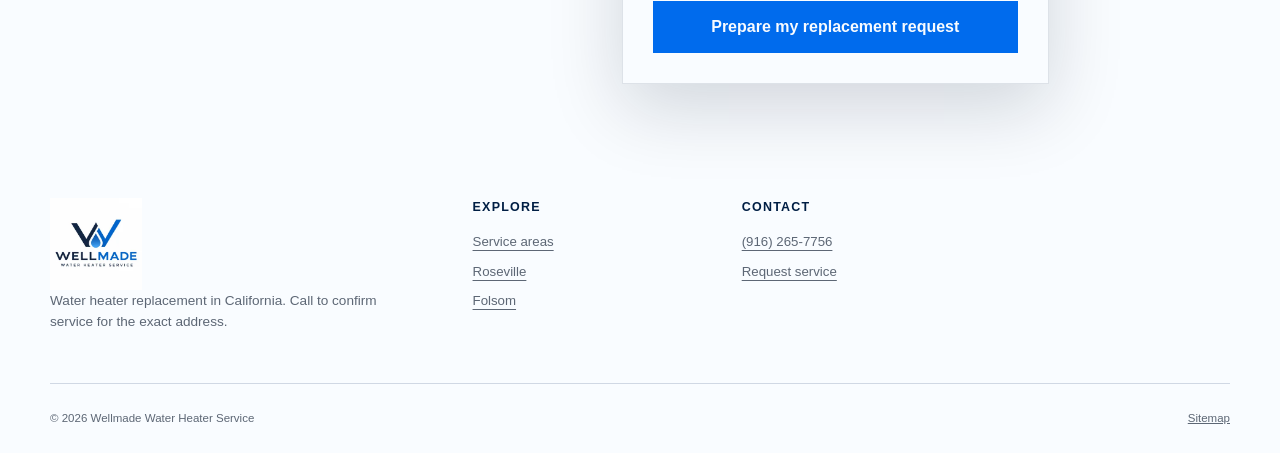
<file: service-areas/san-diego-ca/index.html>
<!doctype html><html lang="en"><head><meta charset="utf-8"><meta name="viewport" content="width=device-width, initial-scale=1"><title>Water Heater Replacement in San Diego, CA | Wellmade</title><meta name="description" content="Plan water heater replacement in San Diego. Compare a compatible tank with a tankless conversion, required city review, site details, and scheduling."><link rel="canonical" href="https://replacewaterheaters.com/service-areas/san-diego-ca/"><meta name="robots" content="index,follow,max-image-preview:large"><meta property="og:type" content="website"><meta property="og:title" content="Water Heater Replacement in San Diego, CA | Wellmade"><meta property="og:description" content="Plan water heater replacement in San Diego. Compare a compatible tank with a tankless conversion, required city review, site details, and scheduling."><meta property="og:url" content="https://replacewaterheaters.com/service-areas/san-diego-ca/"><meta property="og:image" content="https://replacewaterheaters.com/assets/water-heater-hero-1536.webp"><meta name="theme-color" content="#075bd8"><link rel="icon" type="image/png" href="/assets/favicon.png"><link rel="stylesheet" href="/styles.css?v=20260811b"><script type="application/ld+json">{"@context":"https://schema.org","@graph":[{"@type":"Service","name":"Water Heater Replacement in San Diego, CA","serviceType":"Water heater replacement","areaServed":{"@type":"City","name":"San Diego","containedInPlace":{"@type":"State","name":"California"}},"provider":{"@id":"https://replacewaterheaters.com/#business"},"url":"https://replacewaterheaters.com/service-areas/san-diego-ca/"},{"@type":"BreadcrumbList","itemListElement":[{"@type":"ListItem","position":1,"name":"Home","item":"https://replacewaterheaters.com/"},{"@type":"ListItem","position":2,"name":"Service Areas","item":"https://replacewaterheaters.com/service-areas/"},{"@type":"ListItem","position":3,"name":"San Diego","item":"https://replacewaterheaters.com/service-areas/san-diego-ca/"}]},{"@type":"FAQPage","mainEntity":[{"@type":"Question","name":"Does a basic replacement require plans?","acceptedAnswer":{"@type":"Answer","text":"City guidance lists basic water-heater replacement as Simple MEP work for a single-family home or duplex: a permit is required, but plans are not required for that basic scope. Property type and jurisdiction still need confirmation."}},{"@type":"Question","name":"What changes for tank-to-tankless conversion?","acceptedAnswer":{"@type":"Answer","text":"San Diego guidance says that conversion requires plans and plan review. The site also needs review for fuel or electrical capacity, venting, condensate, clearances, and mounting."}},{"@type":"Question","name":"What should I send before calling?","acceptedAnswer":{"@type":"Answer","text":"Send the exact address, property type, heater label, wide and close photos, current fuel, access route, and whether you want the same type or a conversion."}},{"@type":"Question","name":"Can it be completed today?","acceptedAnswer":{"@type":"Answer","text":"Call before noon to ask. Completion by evening may be possible, but the schedule, equipment, site conditions, and permit requirements must be confirmed by phone."}}]}]}</script></head><body class="city-page city-page--conversion"><a class="skip-link" href="#main">Skip to main content</a><div class="service-bar"><div class="shell service-bar__inner"><span>Call before noon to ask about completion today</span><a href="tel:+19162657756">Call (916) 265-7756</a></div></div><header class="site-header"><div class="shell header-inner"><a class="brand" href="/" aria-label="Wellmade Water Heater Service home"><img src="/assets/wellmade-water-heater-logo-300.webp" alt="Wellmade Water Heater Service" width="300" height="300"></a><nav class="desktop-nav" aria-label="Primary navigation"><a href="#path">Replacement options</a><a href="#faq">FAQ</a><a href="#request">Request</a><a href="/service-areas/">Service areas</a></nav><a class="header-call" href="tel:+19162657756" aria-label="Call (916) 265-7756"><span>(916) 265-7756</span></a></div></header><main id="main"><section class="sd-hero"><div class="shell"><ol class="breadcrumbs" aria-label="Breadcrumb"><li><a href="/">Home</a></li><li><a href="/service-areas/">Service areas</a></li><li>San Diego</li></ol><div class="sd-hero__layout"><header><p class="eyebrow"><span></span>Replacement service</p><h1>Water heater replacement in San Diego.</h1><p>Tell us what is installed now and whether you want a similar unit, tankless, or heat pump so we can review the equipment, site, and schedule.</p><p class="sd-scope">We replace water heaters. We do not offer repairs.</p><a class="text-link" href="tel:+19162657756">Call to confirm service</a></header><div class="sd-hero__fork"><a href="#keep"><strong>Keep the system type</strong><span>Compare the existing tank, connections, and same-location scope.</span></a><a href="#change"><strong>Change the system type</strong><span>Prepare for utility, venting, drainage, clearance, and plan-review questions.</span></a></div></div></div></section>
<section class="section decision-fork" id="path"><div class="shell"><p class="eyebrow"><span></span>Choose between replacement and conversion</p><h2>A compatible replacement needs different information than a conversion.</h2><div class="fork-grid"><article id="keep"><h3>Replace with a compatible tank</h3><p>Start with capacity, fuel, dimensions, connections, venting, drainage, seismic restraint, and access. For a single-family home or duplex, San Diego lists basic replacement as Simple MEP work: a permit is required, but plans are not required for that basic scope.</p><ul><li>Same equipment type and location</li><li>Existing utilities remain the comparison point</li><li>Confirm property type and jurisdiction</li></ul></article><article class="fork-card--accent" id="change"><h3>Convert the system</h3><p>San Diego separately says tank-to-tankless conversion requires plans and plan review. Equipment selection follows a site check for gas or electrical capacity, venting, condensate, mounting, clearances, and service access.</p><ul><li>New system type or fuel</li><li>Possible utility and vent changes</li><li>Conversion-specific review before timing</li></ul></article></div></div></section>
<section class="section narrative-bridge"><div class="shell content-grid"><div><p class="eyebrow"><span></span>Before comparing permits</p><h2>First decide whether the job changes how the home heats water.</h2></div><p>A compatible tank starts with the connections already in place. Tankless, heat pump, relocation, or a fuel change can add electrical, gas, vent, drain, space, and plan questions. That distinction determines which city guidance applies.</p></div></section><section class="section permit-matrix"><div class="shell"><div class="section-heading--split"><div><p class="eyebrow"><span></span>San Diego permit comparison</p><h2>Do not treat a conversion as a simple changeout.</h2></div><p>Published city guidance explains why a compatible replacement and a conversion need different preparation.</p></div><div class="matrix" role="table"><div class="matrix__head" role="row"><b>Question</b><b>Compatible replacement</b><b>Tank-to-tankless</b></div><div role="row"><span>Plans</span><span>Not listed for basic Simple MEP scope</span><span>Required by city guidance</span></div><div role="row"><span>Site review</span><span>Compare existing connections and access</span><span>Check utilities, venting, drainage, mounting</span></div><div role="row"><span>Schedule</span><span>Confirm after equipment and route check</span><span>Confirm after conversion scope and review path</span></div></div><p class="source-note">Official local guidance: <a href="https://www.sandiego.gov/sites/default/files/2024-02/what-permits-do-i-need.pdf">City of San Diego: What Permits Do I Need?</a> and <a href="https://www.sandiego.gov/sites/default/files/dsdds145.pdf">City of San Diego Information Bulletin 145</a>.</p></div></section>
<section class="section narrative-bridge"><div class="shell content-grid"><div><p class="eyebrow"><span></span>Make the call concrete</p><h2>Photos let the conversation start with the actual installation.</h2></div><p>A clear view of the heater, label, connections, and access route helps separate a straightforward replacement from work that changes utilities or location. It reduces guesswork before an on-site check.</p></div></section><section class="section photo-kit"><div class="shell content-grid"><div><p class="eyebrow"><span></span>Photos to send before calling</p><h2>Send these views of the heater and installation area.</h2></div><ol class="photo-list"><li><b>Full installation</b><span>Show the heater and surrounding space.</span></li><li><b>Rating label</b><span>Keep model and capacity readable.</span></li><li><b>Top connections</b><span>Include water, vent, or wiring.</span></li><li><b>Lower connections</b><span>Show gas, electrical, pan, and drain.</span></li><li><b>Access route</b><span>Include doors, stairs, and tight turns.</span></li><li><b>Desired outcome</b><span>State replacement or conversion.</span></li></ol></div></section><section class="section sd-estimate"><div class="shell"><p class="eyebrow"><span></span>What to share for an estimate</p><h2>Tell us what is installed now and what you want to change.</h2><p class="sd-estimate__context">For a compatible tank, the useful comparison starts with the existing capacity, fuel, footprint, water connections, vent or circuit, drain arrangement, and the route used to remove the unit. A conversion adds a different set of unknowns: available gas or electrical capacity, manufacturer clearances, mounting surface, condensate routing, exhaust path, and service access. Photos support the first review but do not establish that the installation is code-compliant. Property type and jurisdiction also matter because the cited Simple MEP description is limited to the city guidance and the stated residential context. These inputs explain scope without relying on an unsupported flat price or a citywide timing promise.</p><dl><div><dt>Existing system</dt><dd>Fuel, capacity, label, location, connections, venting, drainage, seismic restraint, and access.</dd></div><div><dt>Requested change</dt><dd>Keep the type, convert to tankless or heat pump, change fuel, or move the installation.</dd></div><div><dt>Property conditions</dt><dd>Exact address, building type, clearances, finished surfaces, removal route, and permit context.</dd></div></dl></div></section><section class="section sd-faq" id="faq"><div class="shell"><p class="eyebrow"><span></span>Conversion questions</p><h2>Questions to answer before choosing equipment.</h2><div class="editorial-faq"><details><summary>Does a basic replacement require plans?</summary><p>City guidance lists basic water-heater replacement as Simple MEP work for a single-family home or duplex: a permit is required, but plans are not required for that basic scope. Property type and jurisdiction still need confirmation.</p></details><details><summary>What changes for tank-to-tankless conversion?</summary><p>San Diego guidance says that conversion requires plans and plan review. The site also needs review for fuel or electrical capacity, venting, condensate, clearances, and mounting.</p></details><details><summary>What should I send before calling?</summary><p>Send the exact address, property type, heater label, wide and close photos, current fuel, access route, and whether you want the same type or a conversion.</p></details><details><summary>Can it be completed today?</summary><p>Call before noon to ask. Completion by evening may be possible, but the schedule, equipment, site conditions, and permit requirements must be confirmed by phone.</p></details></div></div></section><section class="sd-close" id="request"><div class="shell"><div><strong>Continue with the replacement that fits</strong><p>Tell us whether you plan to keep or change the system type. Evening completion requires phone confirmation of schedule, equipment, site conditions, and permit needs.</p></div><details open><summary>Prepare the request</summary><form class="request-form" novalidate><div class="field"><label for="sd-address">Service address</label><input id="sd-address" name="address" autocomplete="street-address" required></div><div class="field-row"><div class="field"><label for="sd-name">Name</label><input id="sd-name" name="name" autocomplete="name" required></div><div class="field"><label for="sd-phone">Phone</label><input id="sd-phone" name="phone" type="tel" autocomplete="tel" required></div></div><div class="field-row"><div class="field"><label for="sd-zip">ZIP code</label><input id="sd-zip" name="zip" inputmode="numeric" pattern="[0-9]{5}" required></div><div class="field"><label for="sd-heater">Current heater</label><select id="sd-heater" name="heater" required><option value="">Choose one</option><option>Gas tank</option><option>Electric tank</option><option>Tankless</option><option>Heat pump</option><option>Not sure</option></select></div></div><div class="field"><label for="sd-message">Project details <span>(optional)</span></label><textarea id="sd-message" name="message" rows="4"></textarea></div><p class="form-error" role="alert" hidden>Please complete the required fields and enter a 5-digit ZIP code.</p><p class="form-note">This form prepares a text message. Nothing is sent until you choose Send in your messaging app.</p><button class="button button--submit" type="submit">Prepare my replacement request</button></form></details><a href="tel:+19162657756">Call (916) 265-7756</a></div></section></main><footer class="site-footer"><div class="shell footer__grid"><div class="footer-brand"><img src="/assets/wellmade-water-heater-logo-300.webp" alt="Wellmade Water Heater Service" width="300" height="300" loading="lazy"><p>Water heater replacement in California. Call to confirm service for the exact address.</p></div><div><h2>Explore</h2><a href="/service-areas/">Service areas</a><a href="/service-areas/roseville-ca/">Roseville</a><a href="/service-areas/folsom-ca/">Folsom</a></div><div><h2>Contact</h2><a href="tel:+19162657756">(916) 265-7756</a><a href="#request">Request service</a></div></div><div class="shell footer-bottom"><span>© <span id="year">2026</span> Wellmade Water Heater Service</span><a href="/sitemap.xml">Sitemap</a></div></footer><div class="mobile-cta" aria-label="Quick contact"><a href="tel:+19162657756">Call now</a><a href="#request">Request service</a></div><script src="/script.js?v=20260810b" defer></script></body></html>
</file>
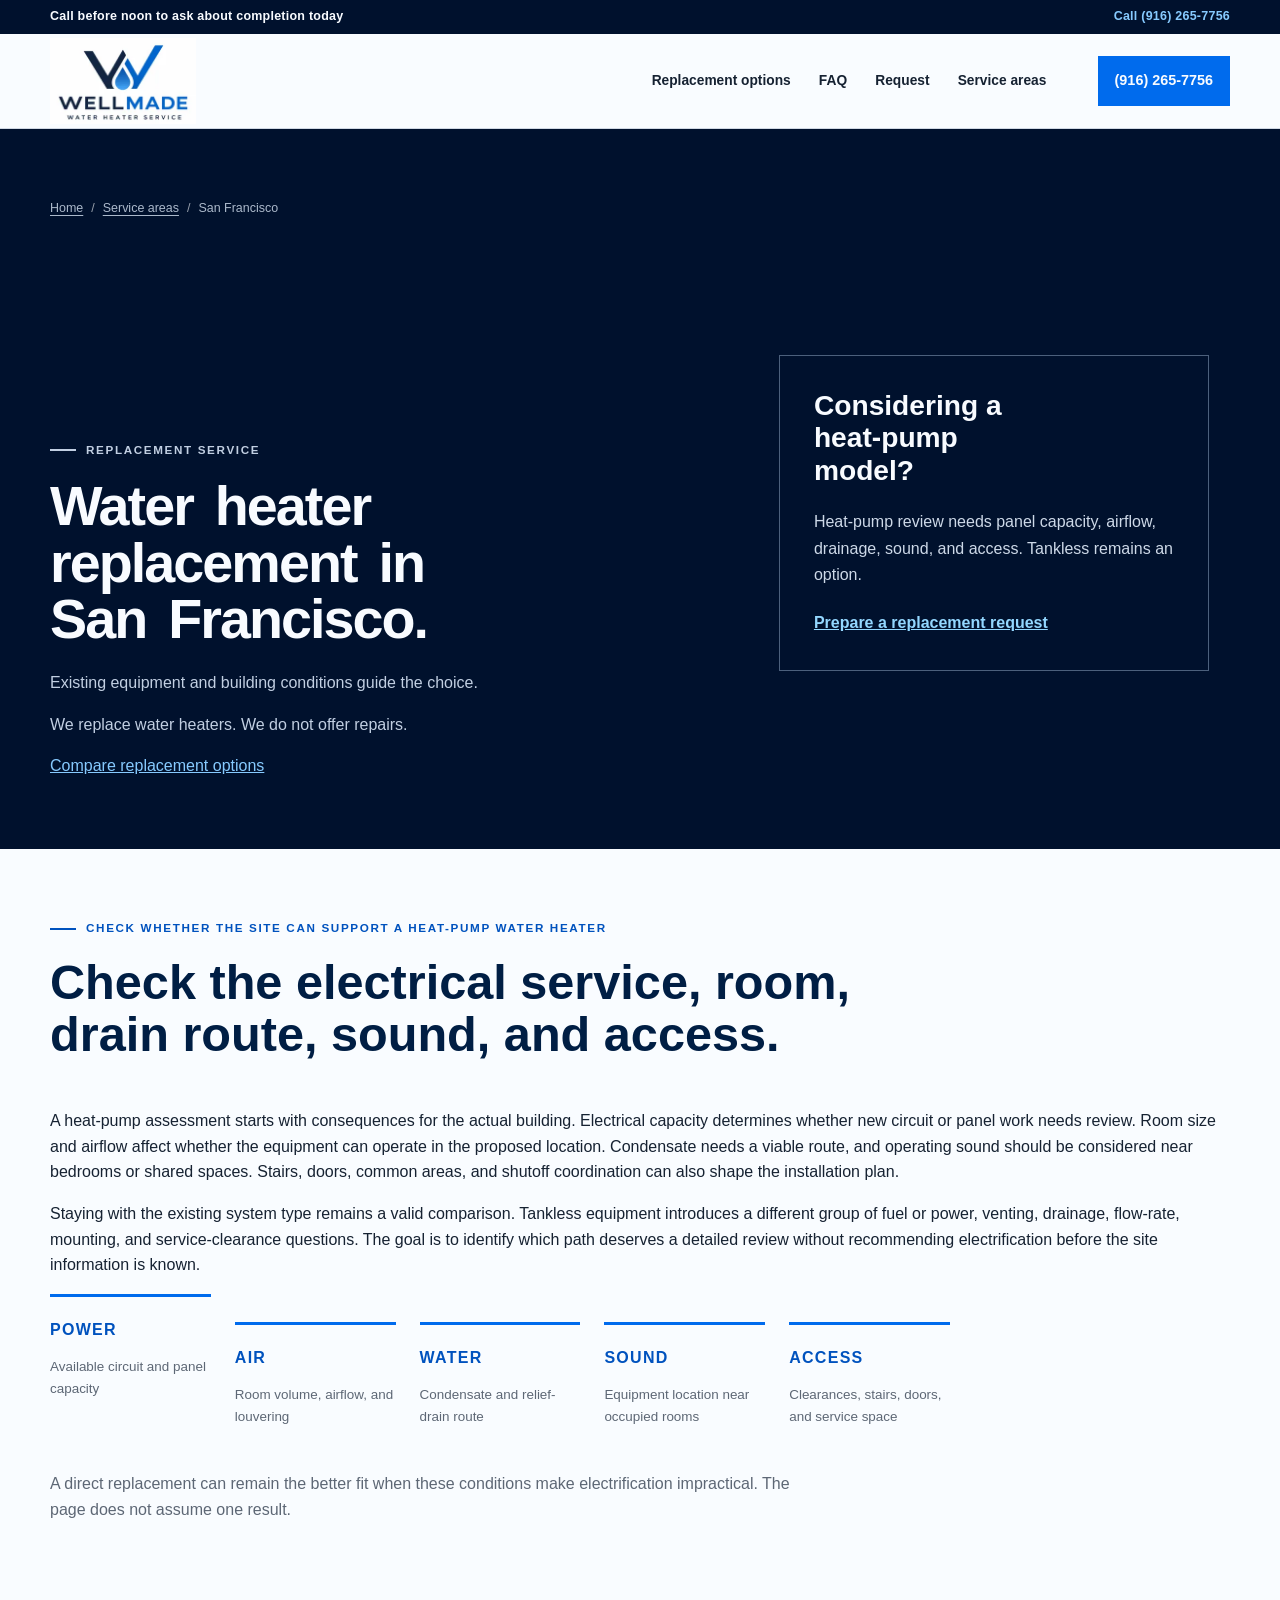
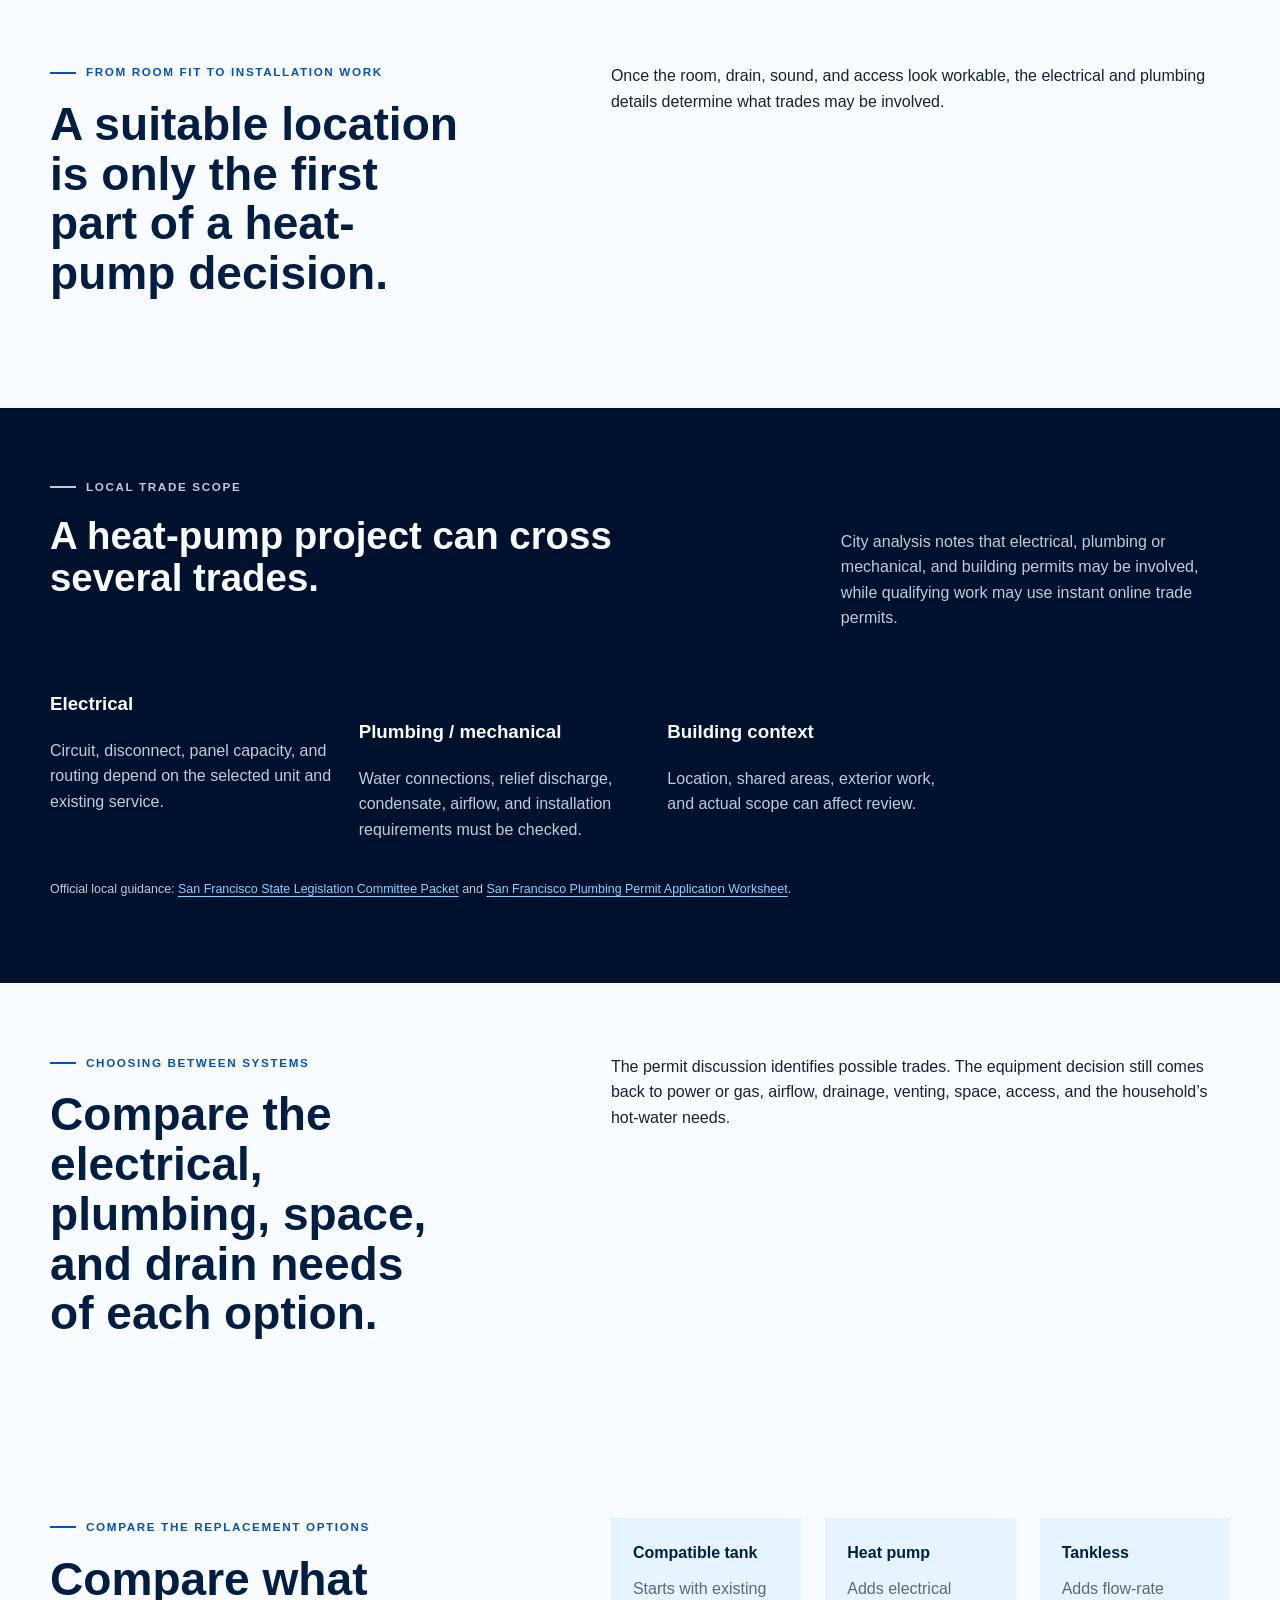
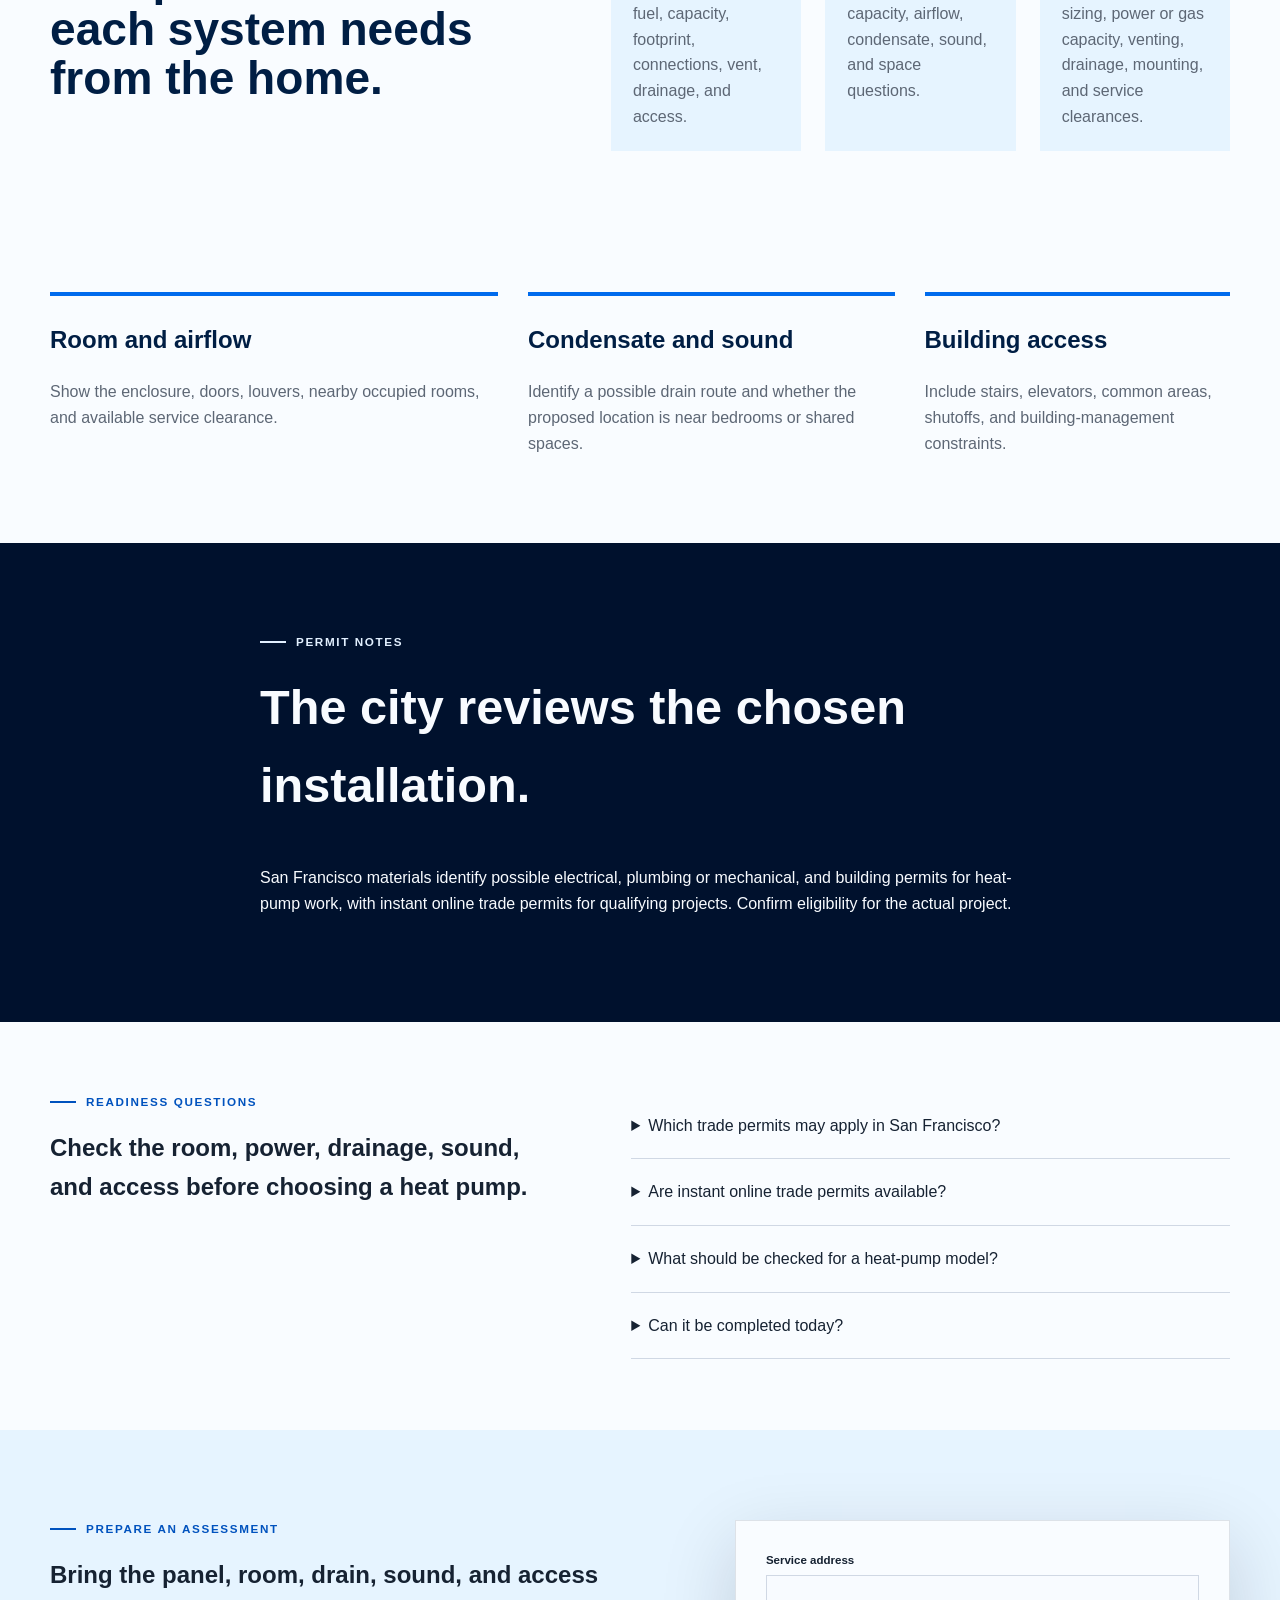
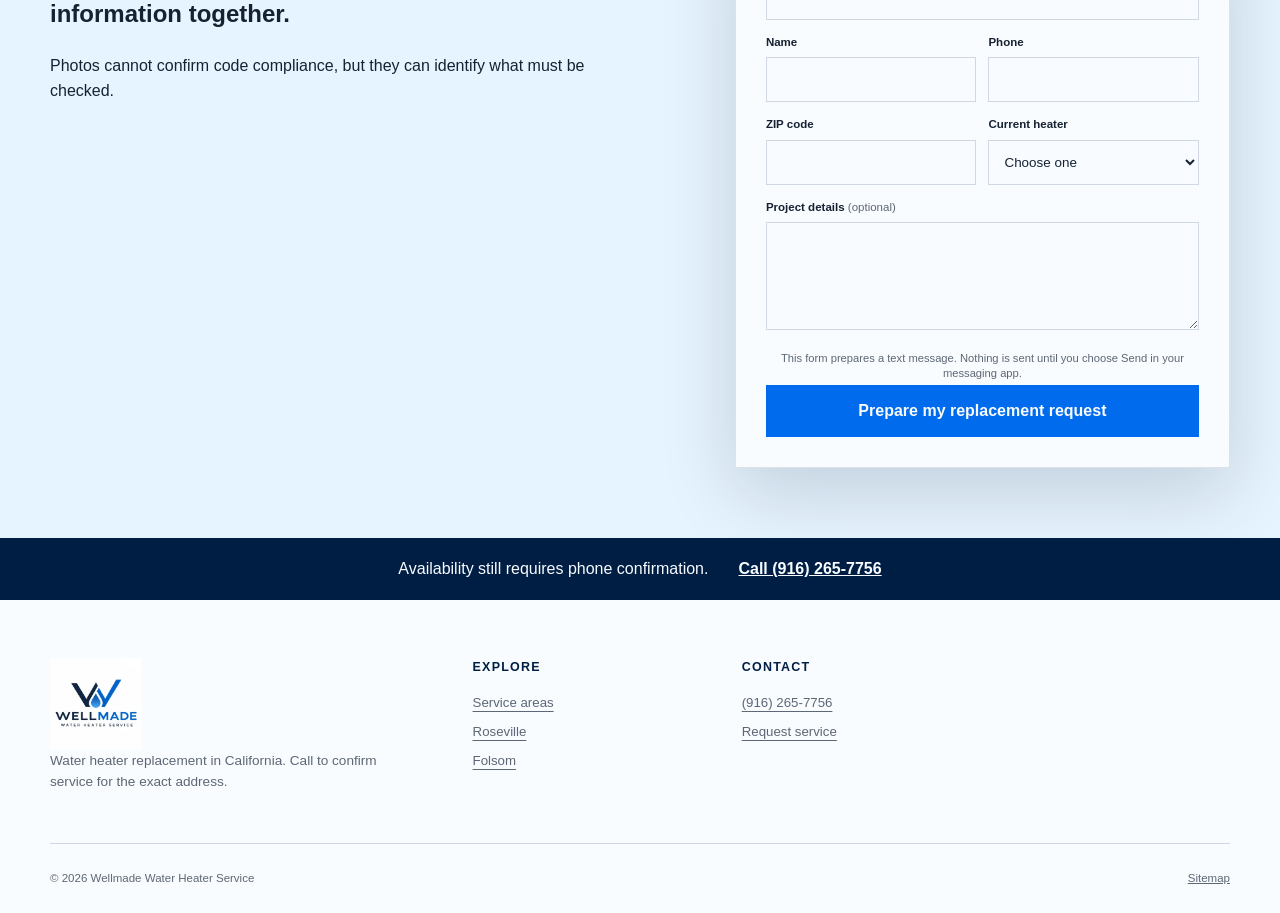
<file: service-areas/san-francisco-ca/index.html>
<!doctype html><html lang="en"><head><meta charset="utf-8"><meta name="viewport" content="width=device-width, initial-scale=1"><title>Water Heater Replacement in San Francisco, CA | Wellmade</title><meta name="description" content="Plan a San Francisco water heater replacement by checking electrical service, plumbing, room fit, drainage, sound, and building access."><link rel="canonical" href="https://replacewaterheaters.com/service-areas/san-francisco-ca/"><meta name="robots" content="index,follow,max-image-preview:large"><meta property="og:type" content="website"><meta property="og:title" content="Water Heater Replacement in San Francisco, CA | Wellmade"><meta property="og:description" content="Plan a San Francisco water heater replacement by checking electrical service, plumbing, room fit, drainage, sound, and building access."><meta property="og:url" content="https://replacewaterheaters.com/service-areas/san-francisco-ca/"><meta property="og:image" content="https://replacewaterheaters.com/assets/water-heater-hero-1536.webp"><meta name="theme-color" content="#075bd8"><link rel="icon" type="image/png" href="/assets/favicon.png"><link rel="stylesheet" href="/styles.css?v=20260811b"><script type="application/ld+json">{"@context":"https://schema.org","@graph":[{"@type":"Service","name":"Water Heater Replacement in San Francisco, CA","serviceType":"Water heater replacement","areaServed":{"@type":"City","name":"San Francisco","containedInPlace":{"@type":"State","name":"California"}},"provider":{"@id":"https://replacewaterheaters.com/#business"},"url":"https://replacewaterheaters.com/service-areas/san-francisco-ca/"},{"@type":"BreadcrumbList","itemListElement":[{"@type":"ListItem","position":1,"name":"Home","item":"https://replacewaterheaters.com/"},{"@type":"ListItem","position":2,"name":"Service Areas","item":"https://replacewaterheaters.com/service-areas/"},{"@type":"ListItem","position":3,"name":"San Francisco","item":"https://replacewaterheaters.com/service-areas/san-francisco-ca/"}]},{"@type":"FAQPage","mainEntity":[{"@type":"Question","name":"Which trade permits may apply in San Francisco?","acceptedAnswer":{"@type":"Answer","text":"San Francisco issues plumbing and mechanical trade permits. City analysis says heat-pump projects may involve electrical, plumbing or mechanical, and building permits, depending on scope."}},{"@type":"Question","name":"Are instant online trade permits available?","acceptedAnswer":{"@type":"Answer","text":"City materials describe instant online trade permits for qualifying work. Eligibility depends on the actual project and should be confirmed before scheduling."}},{"@type":"Question","name":"What should be checked for a heat-pump model?","acceptedAnswer":{"@type":"Answer","text":"Check electrical capacity, room volume and airflow, condensate routing, noise location, clearances, access, and any shared-building coordination."}},{"@type":"Question","name":"Can it be completed today?","acceptedAnswer":{"@type":"Answer","text":"Call before noon. Completion by evening may be possible only after schedule, equipment, building access, site conditions, and permit needs are confirmed by phone."}}]}]}</script></head><body class="city-page city-page--electrification"><a class="skip-link" href="#main">Skip to main content</a><div class="service-bar"><div class="shell service-bar__inner"><span>Call before noon to ask about completion today</span><a href="tel:+19162657756">Call (916) 265-7756</a></div></div><header class="site-header"><div class="shell header-inner"><a class="brand" href="/" aria-label="Wellmade Water Heater Service home"><img src="/assets/wellmade-water-heater-logo-300.webp" alt="Wellmade Water Heater Service" width="300" height="300"></a><nav class="desktop-nav" aria-label="Primary navigation"><a href="#path">Replacement options</a><a href="#faq">FAQ</a><a href="#request">Request</a><a href="/service-areas/">Service areas</a></nav><a class="header-call" href="tel:+19162657756" aria-label="Call (916) 265-7756"><span>(916) 265-7756</span></a></div></header><main id="main"><section class="sf-hero"><div class="shell"><ol class="breadcrumbs" aria-label="Breadcrumb"><li><a href="/">Home</a></li><li><a href="/service-areas/">Service areas</a></li><li>San Francisco</li></ol><div class="sf-hero__layout"><header><p class="eyebrow eyebrow--light"><span></span>Replacement service</p><h1>Water heater replacement in San Francisco.</h1><p>Existing equipment and building conditions guide the choice.</p><p class="sf-scope">We replace water heaters. We do not offer repairs.</p><a href="#path">Compare replacement options</a></header><aside class="sf-hero__note"><strong>Considering a heat-pump model?</strong><p>Heat-pump review needs panel capacity, airflow, drainage, sound, and access. Tankless remains an option.</p><a href="#request">Prepare a replacement request</a></aside></div></div></section>
<section class="section readiness" id="path"><div class="shell"><p class="eyebrow"><span></span>Check whether the site can support a heat-pump water heater</p><h2>Check the electrical service, room, drain route, sound, and access.</h2><div class="sf-readiness-note"><p>A heat-pump assessment starts with consequences for the actual building. Electrical capacity determines whether new circuit or panel work needs review. Room size and airflow affect whether the equipment can operate in the proposed location. Condensate needs a viable route, and operating sound should be considered near bedrooms or shared spaces. Stairs, doors, common areas, and shutoff coordination can also shape the installation plan.</p><p>Staying with the existing system type remains a valid comparison. Tankless equipment introduces a different group of fuel or power, venting, drainage, flow-rate, mounting, and service-clearance questions. The goal is to identify which path deserves a detailed review without recommending electrification before the site information is known.</p></div><div class="score-grid"><article><b>Power</b><p>Available circuit and panel capacity</p></article><article><b>Air</b><p>Room volume, airflow, and louvering</p></article><article><b>Water</b><p>Condensate and relief-drain route</p></article><article><b>Sound</b><p>Equipment location near occupied rooms</p></article><article><b>Access</b><p>Clearances, stairs, doors, and service space</p></article></div><p class="score-note">A direct replacement can remain the better fit when these conditions make electrification impractical. The page does not assume one result.</p></div></section>
<section class="section narrative-bridge"><div class="shell content-grid"><div><p class="eyebrow"><span></span>From room fit to installation work</p><h2>A suitable location is only the first part of a heat-pump decision.</h2></div><p>Once the room, drain, sound, and access look workable, the electrical and plumbing details determine what trades may be involved.</p></div></section><section class="section trade-matrix"><div class="shell"><div class="section-heading--split"><div><p class="eyebrow eyebrow--light"><span></span>Local trade scope</p><h2>A heat-pump project can cross several trades.</h2></div><p>City analysis notes that electrical, plumbing or mechanical, and building permits may be involved, while qualifying work may use instant online trade permits.</p></div><div class="trade-grid"><article><h3>Electrical</h3><p>Circuit, disconnect, panel capacity, and routing depend on the selected unit and existing service.</p></article><article><h3>Plumbing / mechanical</h3><p>Water connections, relief discharge, condensate, airflow, and installation requirements must be checked.</p></article><article><h3>Building context</h3><p>Location, shared areas, exterior work, and actual scope can affect review.</p></article></div><p class="source-note">Official local guidance: <a href="https://media.api.sf.gov/documents/March_18_2026_State_Legislation_Committee_Packet.pdf">San Francisco State Legislation Committee Packet</a> and <a href="https://www.sf.gov/file/plumbing-permit-application-worksheet">San Francisco Plumbing Permit Application Worksheet</a>.</p></div></section>
<section class="section narrative-bridge"><div class="shell content-grid"><div><p class="eyebrow"><span></span>Choosing between systems</p><h2>Compare the electrical, plumbing, space, and drain needs of each option.</h2></div><p>The permit discussion identifies possible trades. The equipment decision still comes back to power or gas, airflow, drainage, venting, space, access, and the household’s hot-water needs.</p></div></section><section class="section system-compare"><div class="shell content-grid"><div><p class="eyebrow"><span></span>Compare the replacement options</p><h2>Compare what each system needs from the home.</h2></div><div class="compare-rows"><article><b>Compatible tank</b><span>Starts with existing fuel, capacity, footprint, connections, vent, drainage, and access.</span></article><article><b>Heat pump</b><span>Adds electrical capacity, airflow, condensate, sound, and space questions.</span></article><article><b>Tankless</b><span>Adds flow-rate sizing, power or gas capacity, venting, drainage, mounting, and service clearances.</span></article></div></div></section><section class="section sf-story"><div class="shell"><div><h2>Room and airflow</h2><p>Show the enclosure, doors, louvers, nearby occupied rooms, and available service clearance.</p></div><div><h2>Condensate and sound</h2><p>Identify a possible drain route and whether the proposed location is near bedrooms or shared spaces.</p></div><div><h2>Building access</h2><p>Include stairs, elevators, common areas, shutoffs, and building-management constraints.</p></div></div></section><section class="sf-permit-memo"><div><p class="eyebrow eyebrow--light"><span></span>Permit notes</p><h2>The city reviews the chosen installation.</h2><p>San Francisco materials identify possible electrical, plumbing or mechanical, and building permits for heat-pump work, with instant online trade permits for qualifying projects. Confirm eligibility for the actual project.</p></div></section><section class="section sf-faq" id="faq"><div class="shell"><header><p class="eyebrow"><span></span>Readiness questions</p><h2>Check the room, power, drainage, sound, and access before choosing a heat pump.</h2></header><div><details><summary>Which trade permits may apply in San Francisco?</summary><p>San Francisco issues plumbing and mechanical trade permits. City analysis says heat-pump projects may involve electrical, plumbing or mechanical, and building permits, depending on scope.</p></details><details><summary>Are instant online trade permits available?</summary><p>City materials describe instant online trade permits for qualifying work. Eligibility depends on the actual project and should be confirmed before scheduling.</p></details><details><summary>What should be checked for a heat-pump model?</summary><p>Check electrical capacity, room volume and airflow, condensate routing, noise location, clearances, access, and any shared-building coordination.</p></details><details><summary>Can it be completed today?</summary><p>Call before noon. Completion by evening may be possible only after schedule, equipment, building access, site conditions, and permit needs are confirmed by phone.</p></details></div></div></section><section class="sf-assess" id="request"><div class="shell"><div><p class="eyebrow"><span></span>Prepare an assessment</p><h2>Bring the panel, room, drain, sound, and access information together.</h2><p>Photos cannot confirm code compliance, but they can identify what must be checked.</p></div><form class="request-form" novalidate><div class="field"><label for="sf-address">Service address</label><input id="sf-address" name="address" autocomplete="street-address" required></div><div class="field-row"><div class="field"><label for="sf-name">Name</label><input id="sf-name" name="name" autocomplete="name" required></div><div class="field"><label for="sf-phone">Phone</label><input id="sf-phone" name="phone" type="tel" autocomplete="tel" required></div></div><div class="field-row"><div class="field"><label for="sf-zip">ZIP code</label><input id="sf-zip" name="zip" inputmode="numeric" pattern="[0-9]{5}" required></div><div class="field"><label for="sf-heater">Current heater</label><select id="sf-heater" name="heater" required><option value="">Choose one</option><option>Gas tank</option><option>Electric tank</option><option>Tankless</option><option>Heat pump</option><option>Not sure</option></select></div></div><div class="field"><label for="sf-message">Project details <span>(optional)</span></label><textarea id="sf-message" name="message" rows="4"></textarea></div><p class="form-error" role="alert" hidden>Please complete the required fields and enter a 5-digit ZIP code.</p><p class="form-note">This form prepares a text message. Nothing is sent until you choose Send in your messaging app.</p><button class="button button--submit" type="submit">Prepare my replacement request</button></form></div><div class="sf-call"><span>Availability still requires phone confirmation.</span><a href="tel:+19162657756">Call (916) 265-7756</a></div></section></main><footer class="site-footer"><div class="shell footer__grid"><div class="footer-brand"><img src="/assets/wellmade-water-heater-logo-300.webp" alt="Wellmade Water Heater Service" width="300" height="300" loading="lazy"><p>Water heater replacement in California. Call to confirm service for the exact address.</p></div><div><h2>Explore</h2><a href="/service-areas/">Service areas</a><a href="/service-areas/roseville-ca/">Roseville</a><a href="/service-areas/folsom-ca/">Folsom</a></div><div><h2>Contact</h2><a href="tel:+19162657756">(916) 265-7756</a><a href="#request">Request service</a></div></div><div class="shell footer-bottom"><span>© <span id="year">2026</span> Wellmade Water Heater Service</span><a href="/sitemap.xml">Sitemap</a></div></footer><div class="mobile-cta" aria-label="Quick contact"><a href="tel:+19162657756">Call now</a><a href="#request">Request service</a></div><script src="/script.js?v=20260810b" defer></script></body></html>
</file>
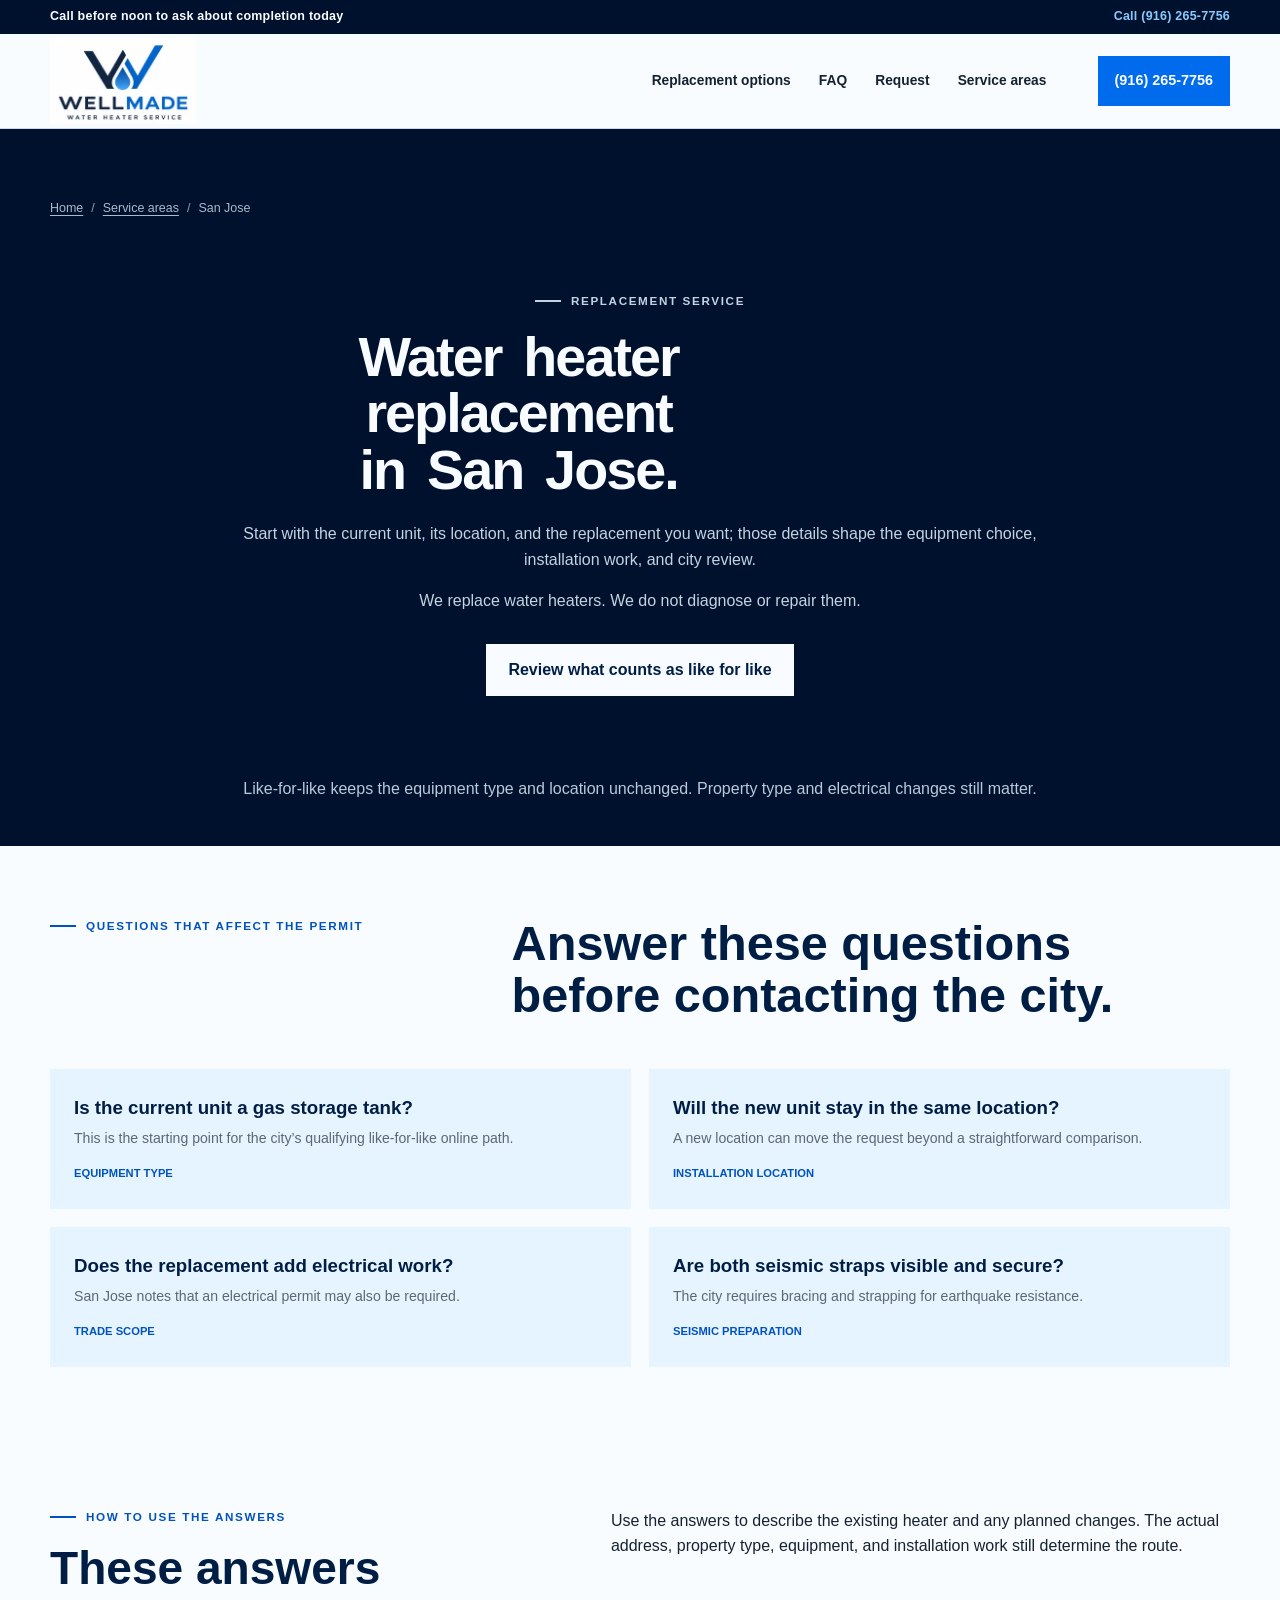
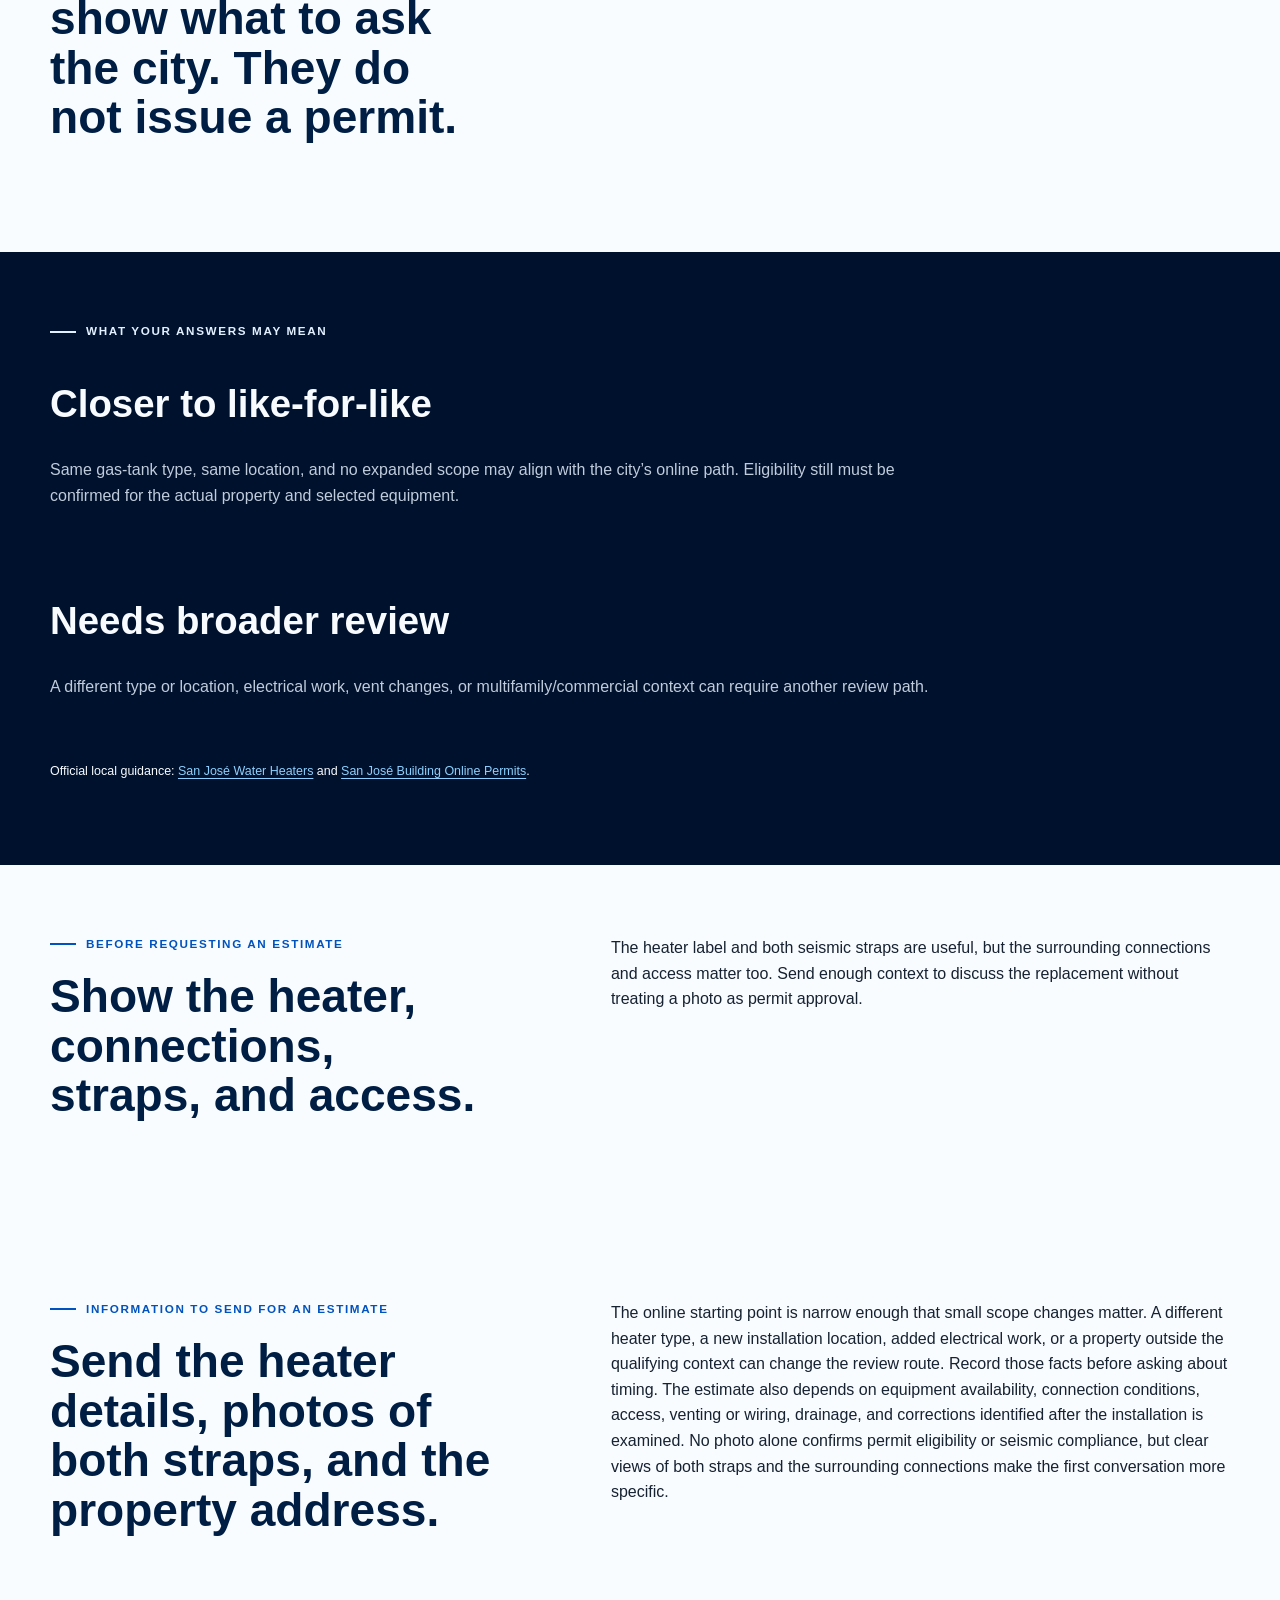
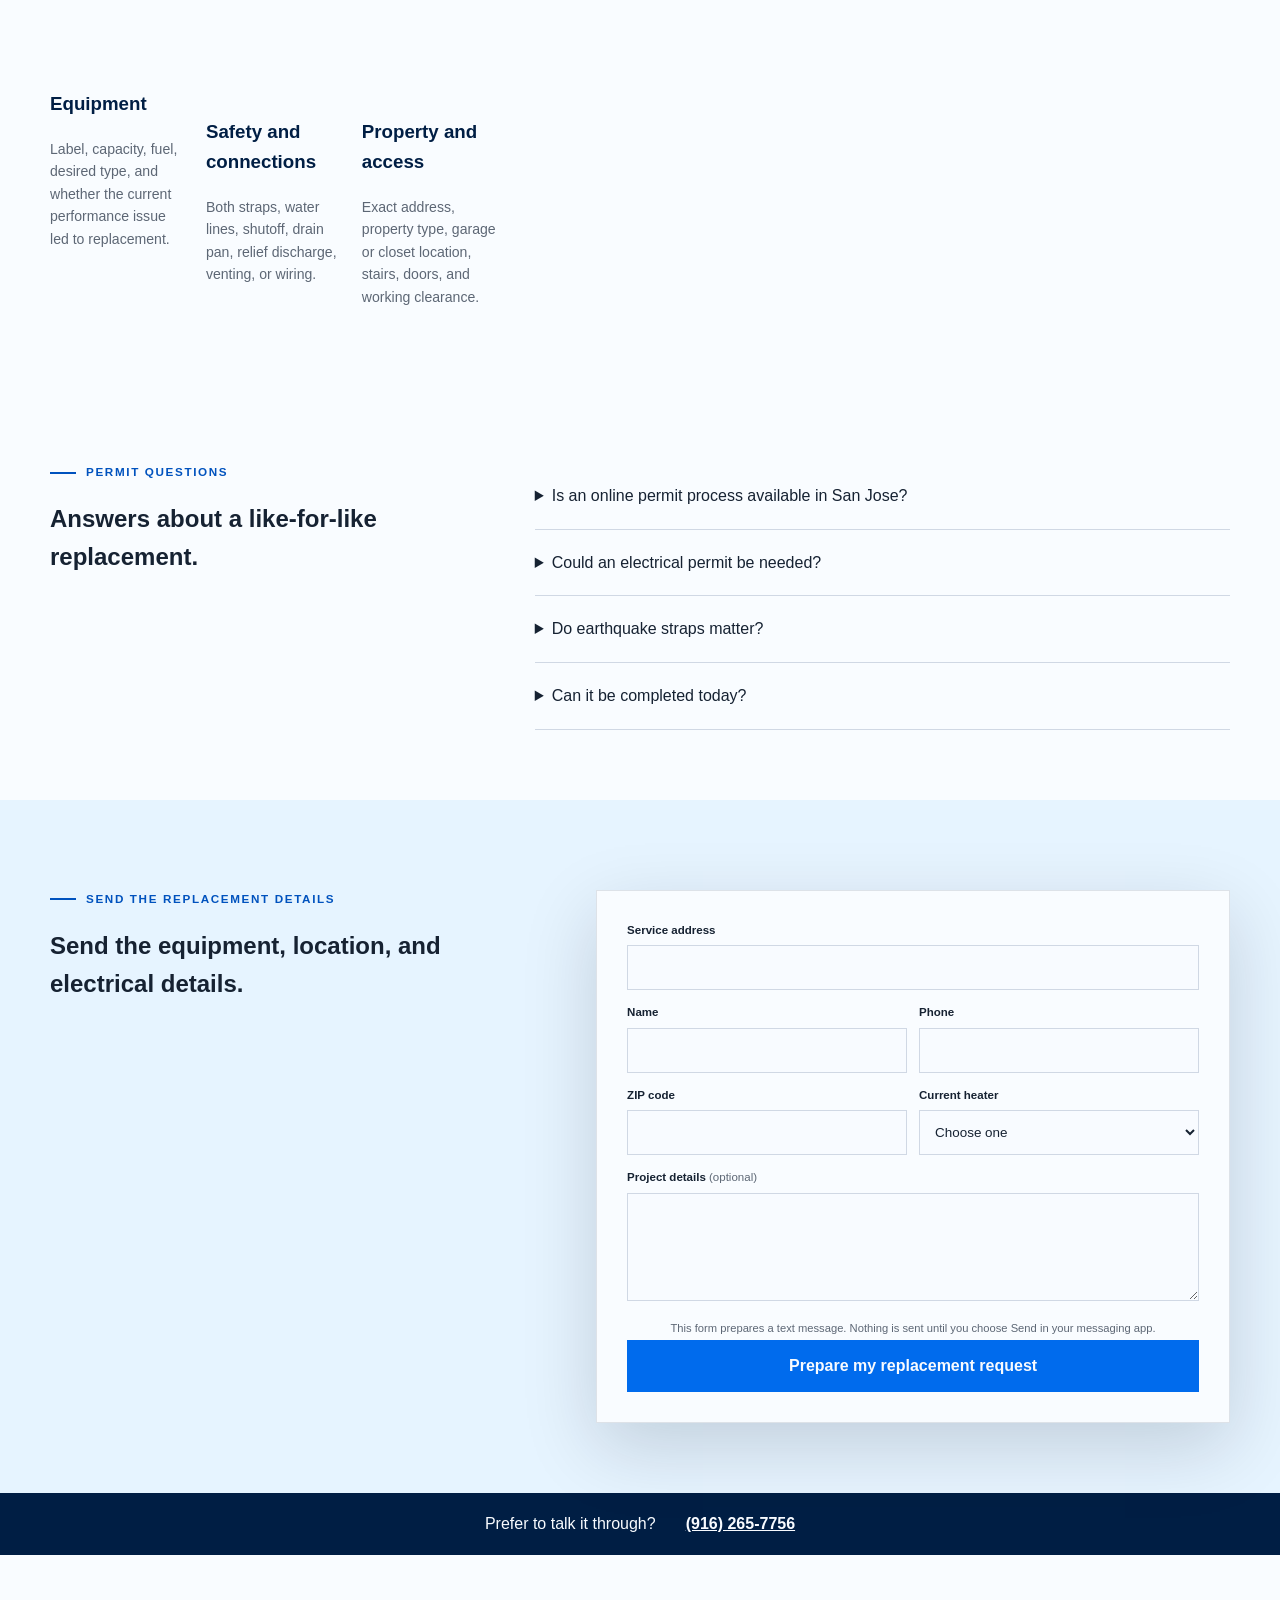
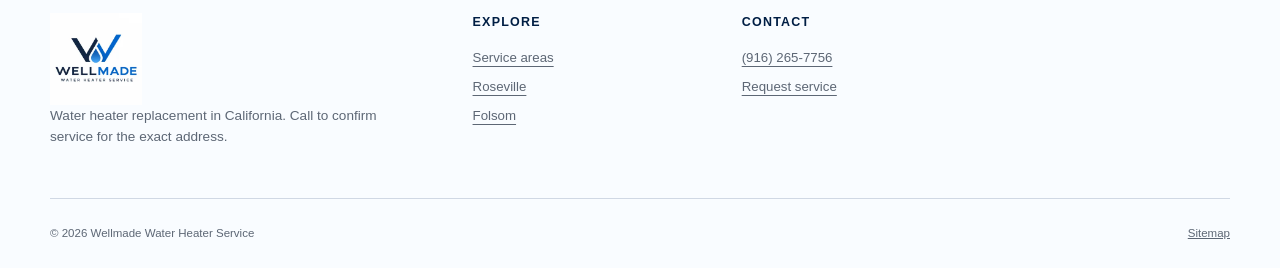
<file: service-areas/san-jose-ca/index.html>
<!doctype html><html lang="en"><head><meta charset="utf-8"><meta name="viewport" content="width=device-width, initial-scale=1"><title>Water Heater Replacement in San Jose, CA | Wellmade</title><meta name="description" content="Plan a San Jose water heater replacement using the current equipment, location, electrical work, property type, and applicable permit route."><link rel="canonical" href="https://replacewaterheaters.com/service-areas/san-jose-ca/"><meta name="robots" content="index,follow,max-image-preview:large"><meta property="og:type" content="website"><meta property="og:title" content="Water Heater Replacement in San Jose, CA | Wellmade"><meta property="og:description" content="Plan a San Jose water heater replacement using the current equipment, location, electrical work, property type, and applicable permit route."><meta property="og:url" content="https://replacewaterheaters.com/service-areas/san-jose-ca/"><meta property="og:image" content="https://replacewaterheaters.com/assets/water-heater-hero-1536.webp"><meta name="theme-color" content="#075bd8"><link rel="icon" type="image/png" href="/assets/favicon.png"><link rel="stylesheet" href="/styles.css?v=20260811b"><script type="application/ld+json">{"@context":"https://schema.org","@graph":[{"@type":"Service","name":"Water Heater Replacement in San Jose, CA","serviceType":"Water heater replacement","areaServed":{"@type":"City","name":"San Jose","containedInPlace":{"@type":"State","name":"California"}},"provider":{"@id":"https://replacewaterheaters.com/#business"},"url":"https://replacewaterheaters.com/service-areas/san-jose-ca/"},{"@type":"BreadcrumbList","itemListElement":[{"@type":"ListItem","position":1,"name":"Home","item":"https://replacewaterheaters.com/"},{"@type":"ListItem","position":2,"name":"Service Areas","item":"https://replacewaterheaters.com/service-areas/"},{"@type":"ListItem","position":3,"name":"San Jose","item":"https://replacewaterheaters.com/service-areas/san-jose-ca/"}]},{"@type":"FAQPage","mainEntity":[{"@type":"Question","name":"Is an online permit process available in San Jose?","acceptedAnswer":{"@type":"Answer","text":"The city describes an online path for qualifying like-for-like gas tank replacement. Different equipment, a new location, or broader work can require another review path."}},{"@type":"Question","name":"Could an electrical permit be needed?","acceptedAnswer":{"@type":"Answer","text":"Yes. San Jose states that replacement requires a plumbing permit and that an electrical permit may also be required, depending on the equipment and work."}},{"@type":"Question","name":"Do earthquake straps matter?","acceptedAnswer":{"@type":"Answer","text":"Yes. San Jose requires water heaters to be braced and strapped for earthquake resistance. Photos of both straps help clarify the existing setup."}},{"@type":"Question","name":"Can it be completed today?","acceptedAnswer":{"@type":"Answer","text":"Call before noon. Evening completion may be possible only after schedule, equipment, site conditions, and permit requirements are confirmed by phone."}}]}]}</script></head><body class="city-page city-page--san-jose-checker"><a class="skip-link" href="#main">Skip to main content</a><div class="service-bar"><div class="shell service-bar__inner"><span>Call before noon to ask about completion today</span><a href="tel:+19162657756">Call (916) 265-7756</a></div></div><header class="site-header"><div class="shell header-inner"><a class="brand" href="/" aria-label="Wellmade Water Heater Service home"><img src="/assets/wellmade-water-heater-logo-300.webp" alt="Wellmade Water Heater Service" width="300" height="300"></a><nav class="desktop-nav" aria-label="Primary navigation"><a href="#path">Replacement options</a><a href="#faq">FAQ</a><a href="#request">Request</a><a href="/service-areas/">Service areas</a></nav><a class="header-call" href="tel:+19162657756" aria-label="Call (916) 265-7756"><span>(916) 265-7756</span></a></div></header><main id="main"><section class="sj-hero"><div class="shell"><ol class="breadcrumbs" aria-label="Breadcrumb"><li><a href="/">Home</a></li><li><a href="/service-areas/">Service areas</a></li><li>San Jose</li></ol><div class="sj-hero__copy"><p class="eyebrow eyebrow--light"><span></span>Replacement service</p><h1>Water heater replacement in San Jose.</h1><p>Start with the current unit, its location, and the replacement you want; those details shape the equipment choice, installation work, and city review.</p><p class="sj-scope">We replace water heaters. We do not diagnose or repair them.</p><a class="button button--light" href="#path">Review what counts as like for like</a></div><p class="sj-hero__checks">Like-for-like keeps the equipment type and location unchanged. Property type and electrical changes still matter.</p></div></section>
<section class="section scope-checker" id="path"><div class="shell"><div class="checker-heading"><p class="eyebrow"><span></span>Questions that affect the permit</p><h2>Answer these questions before contacting the city.</h2></div><div class="question-stack"><article><div><h3>Is the current unit a gas storage tank?</h3><p>This is the starting point for the city’s qualifying like-for-like online path.</p></div><span>Equipment type</span></article><article><div><h3>Will the new unit stay in the same location?</h3><p>A new location can move the request beyond a straightforward comparison.</p></div><span>Installation location</span></article><article><div><h3>Does the replacement add electrical work?</h3><p>San Jose notes that an electrical permit may also be required.</p></div><span>Trade scope</span></article><article><div><h3>Are both seismic straps visible and secure?</h3><p>The city requires bracing and strapping for earthquake resistance.</p></div><span>Seismic preparation</span></article></div></div></section>
<section class="section narrative-bridge"><div class="shell content-grid"><div><p class="eyebrow"><span></span>How to use the answers</p><h2>These answers show what to ask the city. They do not issue a permit.</h2></div><p>Use the answers to describe the existing heater and any planned changes. The actual address, property type, equipment, and installation work still determine the route.</p></div></section><section class="section result-band"><div class="shell"><p class="eyebrow eyebrow--light"><span></span>What your answers may mean</p><div class="result-grid"><article><h2>Closer to like-for-like</h2><p>Same gas-tank type, same location, and no expanded scope may align with the city’s online path. Eligibility still must be confirmed for the actual property and selected equipment.</p></article><article><h2>Needs broader review</h2><p>A different type or location, electrical work, vent changes, or multifamily/commercial context can require another review path.</p></article></div><p class="source-note">Official local guidance: <a href="https://www.sanjoseca.gov/businesses/development-services-permit-center/start-your-project/water-heaters">San José Water Heaters</a> and <a href="https://www.sanjoseca.gov/business/development-services-permit-center/online-permits-at-sjpermits-org/building-online-permits">San José Building Online Permits</a>.</p></div></section>
<section class="section narrative-bridge"><div class="shell content-grid"><div><p class="eyebrow"><span></span>Before requesting an estimate</p><h2>Show the heater, connections, straps, and access.</h2></div><p>The heater label and both seismic straps are useful, but the surrounding connections and access matter too. Send enough context to discuss the replacement without treating a photo as permit approval.</p></div></section><section class="section estimate-packet"><div class="shell content-grid"><div><p class="eyebrow"><span></span>Information to send for an estimate</p><h2>Send the heater details, photos of both straps, and the property address.</h2></div><p class="packet-context">The online starting point is narrow enough that small scope changes matter. A different heater type, a new installation location, added electrical work, or a property outside the qualifying context can change the review route. Record those facts before asking about timing. The estimate also depends on equipment availability, connection conditions, access, venting or wiring, drainage, and corrections identified after the installation is examined. No photo alone confirms permit eligibility or seismic compliance, but clear views of both straps and the surrounding connections make the first conversation more specific.</p><div class="packet-grid"><article><h3>Equipment</h3><p>Label, capacity, fuel, desired type, and whether the current performance issue led to replacement.</p></article><article><h3>Safety and connections</h3><p>Both straps, water lines, shutoff, drain pan, relief discharge, venting, or wiring.</p></article><article><h3>Property and access</h3><p>Exact address, property type, garage or closet location, stairs, doors, and working clearance.</p></article></div></div></section><section class="section sj-questions" id="faq"><div class="shell"><div><p class="eyebrow"><span></span>Permit questions</p><h2>Answers about a like-for-like replacement.</h2></div><div class="question-index"><details><summary>Is an online permit process available in San Jose?</summary><p>The city describes an online path for qualifying like-for-like gas tank replacement. Different equipment, a new location, or broader work can require another review path.</p></details><details><summary>Could an electrical permit be needed?</summary><p>Yes. San Jose states that replacement requires a plumbing permit and that an electrical permit may also be required, depending on the equipment and work.</p></details><details><summary>Do earthquake straps matter?</summary><p>Yes. San Jose requires water heaters to be braced and strapped for earthquake resistance. Photos of both straps help clarify the existing setup.</p></details><details><summary>Can it be completed today?</summary><p>Call before noon. Evening completion may be possible only after schedule, equipment, site conditions, and permit requirements are confirmed by phone.</p></details></div></div></section><section class="sj-request" id="request"><div class="shell"><header><p class="eyebrow"><span></span>Send the replacement details</p><h2>Send the equipment, location, and electrical details.</h2></header><form class="request-form" novalidate><div class="field"><label for="sj-address">Service address</label><input id="sj-address" name="address" autocomplete="street-address" required></div><div class="field-row"><div class="field"><label for="sj-name">Name</label><input id="sj-name" name="name" autocomplete="name" required></div><div class="field"><label for="sj-phone">Phone</label><input id="sj-phone" name="phone" type="tel" autocomplete="tel" required></div></div><div class="field-row"><div class="field"><label for="sj-zip">ZIP code</label><input id="sj-zip" name="zip" inputmode="numeric" pattern="[0-9]{5}" required></div><div class="field"><label for="sj-heater">Current heater</label><select id="sj-heater" name="heater" required><option value="">Choose one</option><option>Gas tank</option><option>Electric tank</option><option>Tankless</option><option>Heat pump</option><option>Not sure</option></select></div></div><div class="field"><label for="sj-message">Project details <span>(optional)</span></label><textarea id="sj-message" name="message" rows="4"></textarea></div><p class="form-error" role="alert" hidden>Please complete the required fields and enter a 5-digit ZIP code.</p><p class="form-note">This form prepares a text message. Nothing is sent until you choose Send in your messaging app.</p><button class="button button--submit" type="submit">Prepare my replacement request</button></form></div><div class="sj-phone"><span>Prefer to talk it through?</span><a href="tel:+19162657756">(916) 265-7756</a></div></section></main><footer class="site-footer"><div class="shell footer__grid"><div class="footer-brand"><img src="/assets/wellmade-water-heater-logo-300.webp" alt="Wellmade Water Heater Service" width="300" height="300" loading="lazy"><p>Water heater replacement in California. Call to confirm service for the exact address.</p></div><div><h2>Explore</h2><a href="/service-areas/">Service areas</a><a href="/service-areas/roseville-ca/">Roseville</a><a href="/service-areas/folsom-ca/">Folsom</a></div><div><h2>Contact</h2><a href="tel:+19162657756">(916) 265-7756</a><a href="#request">Request service</a></div></div><div class="shell footer-bottom"><span>© <span id="year">2026</span> Wellmade Water Heater Service</span><a href="/sitemap.xml">Sitemap</a></div></footer><div class="mobile-cta" aria-label="Quick contact"><a href="tel:+19162657756">Call now</a><a href="#request">Request service</a></div><script src="/script.js?v=20260810b" defer></script></body></html>
</file>
<file: styles.css>
:root {
  --navy: oklch(24% 0.08 254);
  --navy-deep: oklch(18% 0.065 254);
  --blue: oklch(55% 0.22 255);
  --blue-dark: oklch(46% 0.19 255);
  --sky: oklch(96% 0.025 250);
  --ink: oklch(25% 0.035 255);
  --muted: oklch(51% 0.025 255);
  --line: oklch(88% 0.018 255);
  --paper: oklch(99% 0.006 255);
  --white: oklch(98.8% 0.006 255);
  --success: oklch(49% 0.12 155);
  --shell: min(1180px, calc(100vw - 40px));
  --shadow: 0 24px 70px oklch(18% 0.05 255 / 0.16);
}

* { box-sizing: border-box; }
html { scroll-behavior: smooth; }
body { margin: 0; font-family: Arial, Helvetica, sans-serif; color: var(--ink); background: var(--paper); line-height: 1.6; }
img { display: block; max-width: 100%; }
a { color: inherit; }
button, input, select, textarea { font: inherit; }
button, a { -webkit-tap-highlight-color: transparent; }
:focus-visible { outline: 3px solid oklch(76% 0.16 250); outline-offset: 3px; }
.shell { width: var(--shell); margin-inline: auto; }
.skip-link { position: fixed; z-index: 100; left: 16px; top: 12px; padding: 10px 14px; background: var(--paper); color: var(--navy); transform: translateY(-150%); }
.skip-link:focus { transform: translateY(0); }

.service-bar { background: var(--navy-deep); color: var(--white); font-size: 0.78rem; font-weight: 600; letter-spacing: 0.02em; }
.service-bar__inner { min-height: 34px; display: flex; justify-content: space-between; align-items: center; }
.service-bar a { color: oklch(82% 0.12 250); text-decoration: none; }
.site-header { position: relative; z-index: 20; background: var(--paper); border-bottom: 1px solid var(--line); }
.header-inner { height: 94px; display: flex; align-items: center; gap: clamp(20px, 4vw, 52px); }
.brand { position: relative; flex: 0 0 150px; width: 150px; height: 86px; overflow: hidden; color: var(--navy); text-decoration: none; }
.brand img { position: absolute; width: 146px; height: 146px; max-width: none; left: 0; top: -27px; }
.desktop-nav { display: flex; align-items: center; gap: clamp(16px, 2.2vw, 30px); margin-left: auto; }
.desktop-nav a { font-size: 0.86rem; font-weight: 600; text-decoration: none; color: var(--ink); }
.desktop-nav a:hover { color: var(--blue-dark); }
.header-call { flex: 0 0 auto; padding: 13px 17px; background: var(--blue); color: var(--white); text-decoration: none; font-weight: 700; font-size: 0.9rem; }

.hero { min-height: 680px; position: relative; overflow: hidden; background: linear-gradient(90deg, var(--sky) 0 55%, transparent 55%); }
.hero__image { position: absolute; inset: 0 0 0 50%; overflow: hidden; }
.hero__image img { width: 100%; height: 100%; object-fit: cover; object-position: center; }
.hero__image::after { content: ""; position: absolute; inset: 0; background: linear-gradient(90deg, var(--sky) 0%, transparent 30%); }
.hero__grid { min-height: 680px; position: relative; display: grid; grid-template-columns: minmax(0, 1.05fr) minmax(370px, 0.72fr); align-items: center; gap: clamp(40px, 7vw, 100px); padding-block: 70px; }
.hero__copy { max-width: 650px; }
.eyebrow { display: flex; align-items: center; gap: 10px; margin: 0 0 18px; color: var(--blue-dark); font-size: 0.73rem; font-weight: 800; letter-spacing: 0.14em; text-transform: uppercase; }
.eyebrow span { width: 26px; height: 2px; background: currentColor; }
.eyebrow--light { color: oklch(95% 0.025 250); }
h1, h2, h3, p { margin-top: 0; }
h1 { max-width: 680px; margin-bottom: 22px; color: var(--navy); font-size: clamp(2.4rem, 4.8vw, 4.3rem); line-height: 1; letter-spacing: -0.012em; word-spacing: 0.15em; font-weight: 800; text-wrap: balance; }
.hero__lead { max-width: 610px; margin-bottom: 28px; color: oklch(35% 0.035 255); font-size: clamp(1.05rem, 1.7vw, 1.28rem); line-height: 1.55; }
.hero__actions { display: flex; align-items: center; gap: 24px; flex-wrap: wrap; }
.button { min-height: 52px; display: inline-flex; align-items: center; justify-content: center; border: 0; padding: 13px 22px; font-weight: 700; text-decoration: none; cursor: pointer; transition: transform 180ms cubic-bezier(.22,1,.36,1), background 180ms ease; }
.button:hover { transform: translateY(-2px); }
.button--primary { background: var(--blue); color: var(--white); box-shadow: 0 12px 26px oklch(51% 0.2 255 / 0.22); }
.button--primary:hover, .button--submit:hover { background: var(--blue-dark); }
.text-link { color: var(--navy); font-weight: 700; text-underline-offset: 4px; }
.hero__facts { display: flex; flex-wrap: wrap; gap: 14px 24px; margin: 34px 0 0; padding: 0; list-style: none; font-size: 0.82rem; font-weight: 600; color: var(--muted); }
.hero__facts li { display: flex; gap: 8px; align-items: center; }
.hero__facts li::before { content: ""; width: 7px; height: 7px; background: var(--blue); border-radius: 50%; }

.request-form { align-self: center; padding: 30px; background: var(--paper); box-shadow: var(--shadow); border: 1px solid oklch(91% 0.01 255); }
.form-kicker { margin-bottom: 5px; color: var(--blue-dark); font-size: 0.72rem; font-weight: 800; letter-spacing: 0.11em; text-transform: uppercase; }
.form-heading h2 { margin-bottom: 8px; font-size: 1.35rem; line-height: 1.18; color: var(--navy); letter-spacing: 0; word-spacing: 0.12em; }
.form-heading > p:last-child { margin-bottom: 20px; color: var(--muted); font-size: 0.85rem; line-height: 1.45; }
.field-row { display: grid; grid-template-columns: 1fr 1fr; gap: 12px; }
.field { margin-bottom: 13px; }
.field label { display: block; margin-bottom: 6px; font-size: 0.72rem; font-weight: 700; color: var(--ink); }
.field label span { color: var(--muted); font-weight: 500; }
.field input, .field select, .field textarea { width: 100%; min-height: 45px; border: 1px solid var(--line); border-radius: 0; background: var(--white); color: var(--ink); padding: 10px 11px; font-size: 0.84rem; }
.field textarea { resize: vertical; }
.field input:focus, .field select:focus, .field textarea:focus { border-color: var(--blue); outline: 2px solid oklch(87% 0.07 250); outline-offset: 0; }
.button--submit { width: 100%; margin-top: 3px; background: var(--blue); color: var(--white); }
.form-note { margin: 10px 0 0; color: var(--muted); font-size: 0.7rem; line-height: 1.4; text-align: center; }
.form-error { margin: 0 0 10px; color: oklch(48% 0.19 25); font-size: 0.78rem; font-weight: 600; }

.intent-strip { background: var(--navy); color: var(--white); }
.intent-strip__grid { min-height: 90px; display: grid; grid-template-columns: 1.1fr repeat(3, 1fr); align-items: center; gap: 20px; }
.intent-strip p { margin: 0; color: oklch(78% 0.08 250); font-size: 0.72rem; font-weight: 800; letter-spacing: 0.12em; text-transform: uppercase; }
.intent-strip strong { padding-left: 20px; border-left: 1px solid oklch(60% 0.05 255 / 0.45); font-size: 0.87rem; }

.intent-strip, .section, .final-cta, .site-footer { content-visibility: visible; contain: none; }
.section { padding-block: clamp(80px, 10vw, 140px); }
.section-heading--split { display: grid; grid-template-columns: minmax(0, 1.15fr) minmax(300px, 0.65fr); gap: 8vw; align-items: end; margin-bottom: 58px; }
.section-heading h2, .cost h2, .faq h2 { margin-bottom: 0; color: var(--navy); font-size: clamp(2rem, 3.8vw, 3.65rem); line-height: 1.07; letter-spacing: -0.008em; word-spacing: 0.17em; text-wrap: balance; }
.section-heading--split > p { margin: 0; color: var(--muted); font-size: 1rem; }
.option-list { border-top: 1px solid var(--line); }
.option-row { display: grid; grid-template-columns: minmax(0, 1fr) auto; gap: 28px; align-items: center; padding: 30px 0; border-bottom: 1px solid var(--line); }
.option-row h3 { margin-bottom: 4px; color: var(--navy); font-size: 1.25rem; }
.option-row p { max-width: 670px; margin: 0; color: var(--muted); font-size: 0.92rem; }
.option-tag { padding: 6px 10px; background: var(--sky); color: var(--blue-dark); font-size: 0.7rem; font-weight: 800; text-transform: uppercase; letter-spacing: 0.08em; }

.process { background: var(--navy-deep); color: var(--white); }
.process__grid { display: grid; grid-template-columns: 0.8fr 1fr; gap: 9vw; }
.process__intro h2, .service-area h2 { margin-bottom: 22px; font-size: clamp(2.1rem, 4vw, 3.8rem); line-height: 1.07; letter-spacing: -0.008em; word-spacing: 0.17em; color: var(--white); }
.process__intro > p:not(.eyebrow), .service-area__copy > p:not(.eyebrow) { color: oklch(95% 0.015 255); max-width: 520px; }
.button--light { margin-top: 14px; background: var(--white); color: var(--navy); }
.steps { margin: 0; padding: 0; list-style: none; }
.steps li { padding: 28px 0; border-top: 1px solid oklch(55% 0.05 255 / 0.38); }
.steps li:last-child { border-bottom: 1px solid oklch(55% 0.05 255 / 0.38); }
.steps h3 { margin-bottom: 6px; font-size: 1.08rem; }
.steps p { margin: 0; color: oklch(75% 0.025 255); font-size: 0.9rem; }

.cost { background: var(--sky); }
.cost__grid { display: grid; grid-template-columns: 0.9fr 1fr; gap: 9vw; }
.cost__content > p { color: var(--muted); font-size: 1rem; }
.check-list { margin: 30px 0; padding: 0; list-style: none; border-top: 1px solid var(--line); }
.check-list li { position: relative; padding: 15px 0 15px 28px; border-bottom: 1px solid var(--line); font-weight: 600; font-size: 0.9rem; }
.check-list li::before { content: "✓"; position: absolute; left: 0; color: var(--blue); font-weight: 800; }
.cost__callout { padding: 22px; background: var(--paper); color: var(--ink) !important; font-weight: 600; border: 1px solid var(--line); }

.service-area { background: var(--blue-dark); color: var(--white); }
.service-area__grid { display: grid; grid-template-columns: 0.8fr 1fr; gap: 8vw; align-items: center; }
.city-list { display: grid; grid-template-columns: repeat(3, 1fr); border-top: 1px solid oklch(80% 0.08 250 / 0.45); border-left: 1px solid oklch(80% 0.08 250 / 0.45); }
.city-list span { padding: 18px 14px; border-right: 1px solid oklch(80% 0.08 250 / 0.45); border-bottom: 1px solid oklch(80% 0.08 250 / 0.45); font-size: 0.82rem; font-weight: 700; }

.faq__grid { display: grid; grid-template-columns: 0.65fr 1fr; gap: 9vw; }
.faq-list { border-top: 1px solid var(--line); }
.faq details { border-bottom: 1px solid var(--line); }
.faq summary { position: relative; padding: 22px 44px 22px 0; cursor: pointer; list-style: none; color: var(--navy); font-weight: 700; }
.faq summary::-webkit-details-marker { display: none; }
.faq summary::after { content: "+"; position: absolute; right: 4px; top: 17px; color: var(--blue); font-size: 1.5rem; font-weight: 400; }
.faq details[open] summary::after { content: "−"; }
.faq details p { max-width: 650px; padding: 0 42px 22px 0; margin: 0; color: var(--muted); font-size: 0.9rem; }

.final-cta { padding-block: 65px; background: var(--navy); color: var(--white); }
.final-cta__inner { display: grid; grid-template-columns: minmax(0, 1fr) max-content; align-items: end; gap: clamp(30px, 6vw, 90px); }
.final-cta h2 { margin: 0; font-size: clamp(2.15rem, 4.3vw, 4.3rem); line-height: 1.04; letter-spacing: -0.008em; word-spacing: 0.17em; }
.final-cta__phone { min-width: max-content; white-space: nowrap; text-decoration: none; color: var(--white); font-size: clamp(1.5rem, 3vw, 2.7rem); font-weight: 800; letter-spacing: -0.03em; text-align: right; }
.final-cta__phone span { display: block; margin-bottom: 2px; color: oklch(78% 0.1 250); font-size: 0.7rem; letter-spacing: 0.12em; text-transform: uppercase; }

.site-footer { padding: 58px 0 26px; background: var(--paper); }
.footer__grid { display: grid; grid-template-columns: 1.7fr repeat(3, 1fr); gap: 50px; }
.footer-brand img { width: 150px; height: 92px; object-fit: contain; object-position: left center; }
.footer-brand p { max-width: 330px; color: var(--muted); font-size: 0.85rem; }
.footer__grid h2 { margin-bottom: 14px; color: var(--navy); font-size: 0.78rem; letter-spacing: 0.1em; text-transform: uppercase; }
.footer__grid > div:not(.footer-brand) { display: flex; flex-direction: column; align-items: flex-start; }
.footer__grid a { margin-bottom: 8px; color: var(--muted); font-size: 0.83rem; text-underline-offset: 4px; }
.footer-bottom { display: flex; justify-content: space-between; gap: 20px; padding-top: 25px; margin-top: 36px; border-top: 1px solid var(--line); color: var(--muted); font-size: 0.72rem; }
.mobile-cta { display: none; }

/* Service-area and city landing pages */
.page-hero { padding-block: clamp(72px, 9vw, 118px); background: var(--sky); }
.breadcrumbs { margin: 0 0 28px; padding: 0; display: flex; flex-wrap: wrap; gap: 8px; list-style: none; color: var(--muted); font-size: 0.78rem; }
.breadcrumbs li:not(:last-child)::after { content: "/"; margin-left: 8px; color: oklch(70% 0.02 255); }
.breadcrumbs a { text-underline-offset: 3px; }
.page-hero__grid { display: grid; grid-template-columns: minmax(0, 1.05fr) minmax(340px, 0.62fr); gap: clamp(46px, 8vw, 110px); align-items: center; }
.page-hero__grid > *, .content-grid > * { min-width: 0; }
.page-hero h1 { max-width: 760px; }
.page-hero__copy > p:not(.eyebrow) { max-width: 660px; color: oklch(35% 0.035 255); font-size: clamp(1rem, 1.5vw, 1.18rem); }
.page-hero__actions { display: flex; gap: 20px; flex-wrap: wrap; margin-top: 28px; align-items: center; }
.page-hero__note { padding: 28px; background: var(--navy); color: var(--white); }
.page-hero__note strong { display: block; margin-bottom: 8px; font-size: 1.15rem; }
.page-hero__note p { margin: 0; color: oklch(87% 0.025 255); font-size: 0.9rem; }
.content-grid { display: grid; grid-template-columns: minmax(0, 0.72fr) minmax(0, 1fr); gap: clamp(48px, 9vw, 120px); align-items: start; }
.content-grid h2, .areas-heading h2 { color: var(--navy); font-size: clamp(2rem, 3.6vw, 3.45rem); line-height: 1.08; text-wrap: balance; }
.prose { max-width: 72ch; }
.prose h3 { margin: 32px 0 10px; color: var(--navy); font-size: 1.2rem; }
.prose p, .prose li { color: var(--muted); }
.prose strong { color: var(--ink); }
.fact-list { margin: 0; padding: 0; list-style: none; border-top: 1px solid var(--line); }
.fact-list li { padding: 18px 0; border-bottom: 1px solid var(--line); }
.fact-list strong { display: block; color: var(--navy); }
.local-detail { background: var(--navy-deep); color: var(--white); }
.local-detail .content-grid h2 { color: var(--white); }
.local-detail .prose p, .local-detail .prose li { color: oklch(84% 0.025 255); }
.local-detail .prose strong { color: var(--white); }
.source-note { margin-top: 22px; font-size: 0.78rem; }
.source-note a { color: oklch(84% 0.12 250); text-underline-offset: 3px; }
.area-directory { display: grid; grid-template-columns: repeat(auto-fit, minmax(270px, 1fr)); border-top: 1px solid var(--line); border-left: 1px solid var(--line); }
.area-link { min-height: 230px; display: flex; flex-direction: column; justify-content: space-between; gap: 28px; padding: 30px; border-right: 1px solid var(--line); border-bottom: 1px solid var(--line); text-decoration: none; transition: background 180ms ease, color 180ms ease; }
.area-link:hover { background: var(--navy); color: var(--white); }
.area-link__place { color: var(--blue-dark); font-size: 0.72rem; font-weight: 800; letter-spacing: 0.12em; text-transform: uppercase; }
.area-link:hover .area-link__place { color: oklch(82% 0.12 250); }
.area-link h2 { margin: 0; color: inherit; font-size: 1.55rem; line-height: 1.15; }
.area-link p { margin: 8px 0 0; color: var(--muted); font-size: 0.88rem; }
.area-link:hover p { color: oklch(84% 0.025 255); }
.area-link__arrow { font-size: 1.35rem; }
.area-link--pending { cursor: default; }
.area-link--pending:hover { background: inherit; color: inherit; }
.related-links { display: flex; flex-wrap: wrap; gap: 10px; margin-top: 26px; }
.related-links a { padding: 9px 12px; border: 1px solid var(--line); color: var(--navy); font-size: 0.82rem; font-weight: 700; text-decoration: none; }
.related-links a:hover { border-color: var(--blue); color: var(--blue-dark); }
.page-form { background: var(--paper); }

/* Phase 1 city-page architecture families */
.city-page .page-hero__note { box-shadow: var(--shadow); }
.mini-choice, .location-toggle, .jurisdiction-split, .trade-tags { display: flex; flex-wrap: wrap; gap: 8px; margin-top: 20px; }
.mini-choice span, .location-toggle span, .jurisdiction-split span, .trade-tags span { padding: 7px 10px; border: 1px solid oklch(72% 0.08 250 / .5); color: oklch(90% .04 250); font-size: .72rem; font-weight: 800; text-transform: uppercase; letter-spacing: .05em; }
.mini-choice b { align-self: center; color: oklch(76% .08 250); font-size: .7rem; text-transform: uppercase; }
.note-result { margin-top: 18px !important; padding-top: 16px; border-top: 1px solid oklch(65% .06 250 / .45); }
.decision-fork h2, .scope-checker h2, .location-check h2, .authority-flow h2, .jurisdiction-resolver h2, .readiness h2 { max-width: 820px; margin-bottom: 48px; color: var(--navy); font-size: clamp(2rem, 3.8vw, 3.65rem); line-height: 1.07; text-wrap: balance; }
.fork-grid { display: grid; grid-template-columns: 1fr 1fr; border: 1px solid var(--line); }
.fork-grid article { min-width: 0; padding: clamp(28px, 5vw, 58px); }
.fork-grid article + article { border-left: 1px solid var(--line); }
.fork-grid .fork-card--accent { background: var(--navy); color: var(--white); }
.fork-grid h3 { font-size: 1.55rem; line-height: 1.2; color: var(--navy); }
.fork-grid .fork-card--accent h3 { color: var(--white); }
.fork-grid p, .fork-grid li { color: var(--muted); font-size: .92rem; }
.fork-grid .fork-card--accent p, .fork-grid .fork-card--accent li { color: oklch(84% .025 255); }
.fork-grid ul { padding-left: 18px; }
.permit-matrix { background: var(--sky); }
.matrix { display: grid; border: 1px solid var(--line); background: var(--paper); }
.matrix > div { display: grid; grid-template-columns: .65fr 1fr 1fr; }
.matrix > div > * { min-width: 0; padding: 18px; border-right: 1px solid var(--line); border-bottom: 1px solid var(--line); }
.matrix > div > *:last-child { border-right: 0; }
.matrix__head { background: var(--navy); color: var(--white); }
.photo-list { display: grid; grid-template-columns: 1fr 1fr; gap: 0; margin: 0; padding: 0; list-style: none; border-top: 1px solid var(--line); border-left: 1px solid var(--line); }
.photo-list li { padding: 20px; border-right: 1px solid var(--line); border-bottom: 1px solid var(--line); }
.photo-list b, .photo-list span { display: block; }
.photo-list span { color: var(--muted); font-size: .82rem; }

.checker-heading { display: grid; grid-template-columns: .5fr 1fr; gap: 8vw; align-items: start; }
.question-stack { border-top: 1px solid var(--line); }
.question-stack article { display: grid; grid-template-columns: 1fr auto; gap: 24px; align-items: center; padding: 24px 0; border-bottom: 1px solid var(--line); }
.question-stack h3 { margin: 0 0 4px; color: var(--navy); }
.question-stack p { margin: 0; color: var(--muted); font-size: .88rem; }
.question-stack article > span { padding: 6px 10px; background: var(--sky); color: var(--blue-dark); font-size: .7rem; font-weight: 800; text-transform: uppercase; }
.result-band, .la-requirements, .authority-packet, .trade-matrix { background: var(--navy-deep); color: var(--white); }
.result-grid { display: grid; grid-template-columns: 1fr 1fr; border: 1px solid oklch(55% .05 255 / .5); }
.result-grid article { padding: clamp(28px, 5vw, 52px); }
.result-grid article + article { border-left: 1px solid oklch(55% .05 255 / .5); }
.result-grid h2, .la-requirements h2, .authority-packet h2, .trade-matrix h2 { color: var(--white); font-size: clamp(1.8rem, 3vw, 3rem); line-height: 1.1; }
.result-grid p, .la-requirements p, .authority-packet li, .trade-matrix p { color: oklch(84% .025 255); }
.packet-grid, .variable-grid, .trade-grid { display: grid; grid-template-columns: repeat(3, 1fr); border-top: 1px solid var(--line); border-left: 1px solid var(--line); }
.packet-grid article, .variable-grid article, .trade-grid article { padding: 26px; border-right: 1px solid var(--line); border-bottom: 1px solid var(--line); }
.packet-grid h3, .variable-grid h3 { color: var(--navy); }
.packet-grid p, .variable-grid p { color: var(--muted); font-size: .88rem; }

.location-cards { display: grid; grid-template-columns: .9fr 1.1fr; gap: 22px; }
.location-cards article { padding: clamp(28px, 5vw, 50px); border: 1px solid var(--line); }
.location-cards article:last-child { background: var(--sky); }
.location-cards article > span { color: var(--blue-dark); font-size: .72rem; font-weight: 800; letter-spacing: .1em; text-transform: uppercase; }
.location-cards h3 { margin-top: 26px; color: var(--navy); font-size: 1.45rem; }
.location-cards p { color: var(--muted); }
.location-cards strong { display: block; padding-top: 18px; border-top: 1px solid var(--line); color: var(--navy); font-size: .86rem; }
.portal-prep { background: var(--sky); }
.portal-list { border-top: 1px solid var(--line); }
.portal-list article { display: grid; grid-template-columns: .4fr 1fr; gap: 20px; padding: 18px 0; border-bottom: 1px solid var(--line); }
.portal-list b { color: var(--navy); }
.portal-list span { color: var(--muted); }
.route-map__intro { max-width: 760px; }
.route-map ol { display: grid; grid-template-columns: repeat(4, 1fr); margin: 48px 0 0; padding: 0; list-style: none; border-top: 1px solid var(--line); border-left: 1px solid var(--line); }
.route-map li { min-width: 0; padding: 24px; border-right: 1px solid var(--line); border-bottom: 1px solid var(--line); }
.route-map li > span { color: var(--blue); font-weight: 800; }
.route-map p { margin: 28px 0 0; color: var(--muted); font-size: .88rem; }

.flow-line { display: grid; grid-template-columns: 1fr auto 1fr auto 1fr; align-items: center; gap: 18px; }
.flow-line article { min-height: 235px; padding: 28px; border: 1px solid var(--line); }
.flow-line article > span { color: var(--blue); font-weight: 800; }
.flow-line h3 { margin-top: 30px; color: var(--navy); }
.flow-line p { color: var(--muted); font-size: .86rem; }
.flow-line i { color: var(--blue); font-size: 1.6rem; font-style: normal; }
.requirement-pairs { display: grid; grid-template-columns: 1fr 1fr; margin-top: 30px; border-top: 1px solid oklch(55% .05 255 / .5); border-left: 1px solid oklch(55% .05 255 / .5); }
.requirement-pairs article { padding: 22px; border-right: 1px solid oklch(55% .05 255 / .5); border-bottom: 1px solid oklch(55% .05 255 / .5); }
.requirement-pairs b, .requirement-pairs span { display: block; }
.requirement-pairs span { color: oklch(84% .025 255); font-size: .85rem; }

.resolver-grid { display: grid; grid-template-columns: 1fr 1fr; gap: 0; border: 1px solid var(--line); }
.resolver-grid article { padding: clamp(28px, 5vw, 50px); }
.resolver-grid article + article { border-left: 1px solid var(--line); }
.resolver-grid article > span { color: var(--blue-dark); font-size: .72rem; font-weight: 800; letter-spacing: .1em; text-transform: uppercase; }
.resolver-grid h3 { margin-top: 30px; color: var(--navy); }
.resolver-grid p { color: var(--muted); }
.resolver-grid aside { grid-column: 1 / -1; display: grid; grid-template-columns: .4fr 1fr; gap: 24px; padding: 22px; background: var(--sky); border-top: 1px solid var(--line); }
.resolver-grid aside p { margin: 0; }
.authority-packet ol { margin: 0; padding: 0; list-style: none; }
.authority-packet li { display: grid; grid-template-columns: .6fr 1fr; gap: 24px; padding: 18px 0; border-top: 1px solid oklch(55% .05 255 / .45); }
.authority-packet li:last-child { border-bottom: 1px solid oklch(55% .05 255 / .45); }
.next-grid { display: grid; grid-template-columns: 1fr 1fr; gap: 20px; }
.next-grid article { padding: 30px; border-left: 4px solid var(--blue); background: var(--sky); }
.next-grid h3 { color: var(--navy); }
.next-grid p { margin: 0; color: var(--muted); }

.score-grid { display: grid; grid-template-columns: repeat(5, 1fr); border-top: 1px solid var(--line); border-left: 1px solid var(--line); }
.score-grid article { min-width: 0; padding: 24px 18px; border-right: 1px solid var(--line); border-bottom: 1px solid var(--line); }
.score-grid b { color: var(--blue-dark); text-transform: uppercase; letter-spacing: .08em; }
.score-grid p { margin: 28px 0 0; color: var(--muted); font-size: .84rem; }
.score-note { max-width: 760px; margin: 24px 0 0; color: var(--muted); }
.trade-grid { border-color: oklch(55% .05 255 / .5); }
.trade-grid article { border-color: oklch(55% .05 255 / .5); }
.trade-grid h3 { color: var(--white); }
.compare-rows { border-top: 1px solid var(--line); }
.compare-rows article { display: grid; grid-template-columns: .45fr 1fr; gap: 26px; padding: 22px 0; border-bottom: 1px solid var(--line); }
.compare-rows b { color: var(--navy); }
.compare-rows span { color: var(--muted); }

.estimate-strip { background: var(--sky); }
.estimate-strip .shell { display: grid; grid-template-columns: .75fr 1fr; gap: 7vw; }
.estimate-strip h2 { color: var(--navy); font-size: clamp(2rem, 3.4vw, 3.35rem); line-height: 1.08; }
.estimate-strip ul { margin: 0; padding: 0; list-style: none; border-top: 1px solid var(--line); }
.estimate-strip li { padding: 14px 0; border-bottom: 1px solid var(--line); font-weight: 600; font-size: .88rem; }
.estimate-strip .shell > p { grid-column: 2; color: var(--muted); font-size: .87rem; }

/* Six evidence-led city compositions */
.sd-hero, .la-hero, .fr-hero { padding: clamp(60px,8vw,110px) 0; background: var(--paper); }
.sd-hero__layout { display:grid; grid-template-columns:minmax(0,1.15fr) minmax(420px,.85fr); gap:clamp(48px,6vw,92px); align-items:center; }
.sd-hero h1, .la-hero h1, .fr-hero h1, .oc-hero h1, .sf-hero h1, .sj-hero h1 { color:inherit; max-width:18ch; font-size:clamp(2.65rem,4.35vw,4.75rem); line-height:1.02; letter-spacing:-.035em; text-wrap:balance; }
.sd-hero header > p:not(.eyebrow) { max-width:66ch; }
.sd-hero__fork { display:grid; grid-template-columns:repeat(2,minmax(0,1fr)); border:1px solid var(--line); background:var(--paper); }
.sd-hero__fork a { min-width:0; min-height:240px; display:flex; flex-direction:column; justify-content:space-between; gap:32px; padding:clamp(24px,2.5vw,34px); border:0; text-decoration:none; }
.sd-hero__fork a + a { border-left:1px solid var(--line); }
.sd-hero__fork a:last-child { background:var(--sky); }
.sd-hero__fork strong { color:var(--navy); font-size:1.45rem; }
.sd-hero__fork span { color:var(--muted); line-height:1.55; overflow-wrap:normal; word-break:normal; }
.sd-estimate dl { display:grid; grid-template-columns:repeat(3,1fr); margin:42px 0 0; border-top:1px solid var(--line); border-left:1px solid var(--line); }
.sd-estimate dl div { padding:26px; border-right:1px solid var(--line); border-bottom:1px solid var(--line); }
.sd-estimate dt { color:var(--navy); font-weight:800; }
.sd-estimate dd { margin:14px 0 0; color:var(--muted); }
.sd-faq { background:var(--sky); }
.editorial-faq { max-width:820px; margin-top:40px; }
.editorial-faq details { padding:18px 0; border-top:1px solid var(--line); }
.sd-close { padding:56px 0; }
.sd-close .shell { display:grid; grid-template-columns:1fr .8fr max-content; gap:38px; align-items:start; }
.sd-close details summary { cursor:pointer; color:var(--blue-dark); font-weight:800; }
.sd-close details .request-form { margin-top:18px; }
.sd-close > .shell > a { white-space:nowrap; font-weight:800; }

.sj-hero, .sf-hero { background:var(--navy-deep); color:var(--white); }
.sj-hero { padding:70px 0 0; }
.sj-hero .breadcrumbs, .sf-hero .breadcrumbs { color:oklch(78% .03 255); }
.sj-hero__copy { max-width:800px; margin:auto; padding:45px 0 80px; text-align:center; }
.sj-hero__copy .eyebrow { justify-content:center; }
.sj-hero__copy p { color:oklch(86% .025 255); }
.sj-hero__checks { max-width:760px; margin:0 auto; padding:0 0 44px; color:oklch(83% .03 255); text-align:center; line-height:1.65; }
.sj-questions .shell { display:grid; grid-template-columns:.55fr 1fr; gap:8vw; }
.question-index { display:grid; grid-template-columns:1fr 1fr; gap:26px; }
.question-index details { padding:20px; border:1px solid var(--line); }
.sj-request { padding:90px 0 0; background:var(--sky); }
.sj-request > .shell { display:grid; grid-template-columns:.7fr 1fr; gap:8vw; padding-bottom:70px; }
.sj-phone, .sf-call { display:flex; justify-content:center; gap:30px; padding:18px; background:var(--navy); color:var(--white); }
.sj-phone a, .sf-call a { white-space:nowrap; font-weight:800; }

.la-hero .shell { display:grid; grid-template-columns:minmax(0,1fr) 300px; column-gap:clamp(44px,6vw,88px); row-gap:28px; align-items:start; }
.la-hero .breadcrumbs, .la-hero .address-micro { grid-column:1 / -1; }
.la-hero__title { max-width:900px; }
.la-hero aside { padding:24px; border:1px solid var(--line); background:var(--sky); }
.address-micro { max-width:900px; margin-top:4px; }
.address-micro > div, .oc-resolve > div { display:flex; }
.address-micro input, .oc-resolve input { min-width:0; flex:1; min-height:52px; padding:12px; border:1px solid var(--line); }
.la-fieldsets { display:grid; grid-template-columns:1.2fr .9fr .8fr; gap:24px; }
.la-fieldsets fieldset { padding:30px; border:1px solid var(--line); }
.la-fieldsets legend { color:var(--navy); font-weight:800; }
.la-schedule { background:var(--paper); }
.la-schedule .shell > div { display:grid; grid-template-columns:repeat(3,1fr); gap:34px; margin-top:40px; }
.la-schedule article { border-top:4px solid var(--blue); padding-top:20px; }
.la-faq .shell { max-width:850px; }
.la-faq details { padding:24px 0; border-bottom:1px solid var(--line); }
.la-close { padding:110px 20px; background:var(--blue-dark); }
.la-confirm { max-width:680px; margin:auto; padding:40px; background:var(--paper); }

.oc-hero { padding:60px 0 90px; text-align:center; background:oklch(94% .025 80); }
.oc-hero h1 { max-width:900px; margin-inline:auto; font-size:clamp(2.3rem,4.6vw,4.4rem); }
.oc-hero > .shell > p { max-width:760px; margin-inline:auto; }
.oc-resolve { max-width:850px; margin:40px auto 0; text-align:left; }
.oc-resolve small { display:block; margin-top:8px; color:var(--muted); }
.oc-hero__paths { display:grid; grid-template-columns:1fr 1fr; max-width:850px; margin:32px auto 0; }
.oc-hero__paths p { margin:0; padding:20px; border:1px solid oklch(80% .03 80); text-align:left; }
.oc-hero__paths strong,.oc-hero__paths span { display:block; }
.oc-questions { padding:80px 0; background:oklch(94% .025 80); }
.oc-questions nav { display:flex; gap:10px; flex-wrap:wrap; }
.oc-questions nav a { padding:10px 14px; border:1px solid oklch(78% .03 80); }
.oc-answers { display:grid; grid-template-columns:repeat(3,1fr); gap:30px; margin-top:36px; }
.oc-answers details { padding:20px; border-top:3px solid oklch(70% .06 80); }
.oc-answers summary { color:var(--navy); font-weight:800; cursor:pointer; }
.oc-dock { padding:32px 0; background:var(--navy-deep); }
.oc-dock .request-form { display:block; max-width:760px; margin-inline:auto; box-shadow:none; }
.oc-dock .button--light { width:100%; margin-top:12px; }
.oc-dock small { display:block; margin-top:12px; }

.sf-hero { min-height:720px; padding:70px 0; display:flex; align-items:stretch; }
.sf-hero .shell { display:flex; flex-direction:column; }
.sf-hero__layout { flex:1; display:grid; grid-template-columns:1fr .72fr; gap:8vw; align-items:end; }
.sf-hero header p { color:oklch(85% .03 255); }
.sf-hero header a { color:oklch(82% .12 250); }
.sf-hero__note { align-self:center; max-width:430px; padding:34px; border:1px solid oklch(70% .05 255 / .55); background:oklch(24% .06 255); }
.sf-hero__note strong { display:block; max-width:16ch; color:var(--white); font-size:clamp(1.4rem,2.2vw,2rem); line-height:1.15; }
.sf-hero__note p { margin:22px 0; color:oklch(88% .025 255); line-height:1.65; }
.sf-hero__note a { color:oklch(86% .12 250); font-weight:800; }
.sf-faq .shell { display:grid; grid-template-columns:.8fr 1fr; gap:8vw; }
.sf-faq details { padding:24px; margin-bottom:18px; border:1px solid var(--line); }
.sf-assess { padding:90px 0 0; background:var(--sky); }
.sf-assess > .shell { display:grid; grid-template-columns:1fr .85fr; gap:8vw; padding-bottom:70px; }

.fr-hero { max-width:none; }
.fr-hero .shell { max-width:1000px; margin-inline:auto; }
.fr-hero h1 { max-width:850px; font-size:clamp(2.4rem,4.8vw,4.6rem); }
.fr-prompt { display:flex; gap:12px; flex-wrap:wrap; margin:34px 0; }
.fr-prompt a { padding:14px 18px; border:1px solid var(--line); color:var(--navy); font-weight:800; text-decoration:none; }
.scope-topics { display:grid; grid-template-columns:1fr 1fr; gap:0; margin-top:40px; border-top:1px solid var(--line); border-left:1px solid var(--line); }
.scope-topics p { margin:0; padding:24px; border-right:1px solid var(--line); border-bottom:1px solid var(--line); }
.scope-topics b,.scope-topics span { display:block; }
.scope-topics span { margin-top:10px; color:var(--muted); }
.fr-utility { padding:80px 0; }
.fr-utility .shell { display:grid; grid-template-columns:1fr .8fr; gap:8vw; }
.fr-faq details { padding:18px 0; border-bottom:1px solid var(--line); }
.fr-close { padding:34px 0; background:var(--paper); border-top:1px solid var(--line); }
.fr-close .shell { display:flex; align-items:center; gap:28px; }
.fr-close p { margin:0; margin-right:auto; }
.fr-close .button { white-space:nowrap; }
.fr-facts { padding:28px 0; background:var(--blue-dark); color:var(--white); }
.fr-facts .shell { display:grid; grid-template-columns:1fr 1fr; gap:35px; }
.fr-facts p { margin:0; }
.fr-facts strong,.fr-facts span { display:block; }
.fr-facts span { color:oklch(88% .03 250); }
.sf-story .shell { display:grid; grid-template-columns:1.1fr .9fr .75fr; align-items:start; gap:30px; }
.sf-story .shell > div { padding-top:25px; border-top:4px solid var(--blue); }
.sf-story h2 { color:var(--navy); }
.sf-story p { color:var(--muted); }
.sf-permit-memo { padding:90px 20px; background:var(--navy-deep); color:var(--white); }
.sf-permit-memo > div { max-width:760px; margin:auto; }
.sf-permit-memo h2 { color:var(--white); font-size:clamp(2rem,3.8vw,3.5rem); }

@media (max-width: 760px) {
  html { scroll-behavior: auto; }
  body { overflow-x: hidden; }
  .page-hero { padding-block: 48px 64px; }
  .page-hero__grid, .content-grid { width: 100%; max-width: 100%; grid-template-columns: minmax(0, 1fr); gap: 38px; }
  .page-hero__copy, .page-hero__copy > p, .page-hero h1 { width: 100%; max-width: 100%; overflow-wrap: break-word; }
  .page-hero__actions .button, .page-hero__actions .text-link { width: 100%; text-align: center; }
  .area-link { min-height: 190px; }
}

/* buyer-facing-quality.v3: dense comparisons read as one editorial sequence, not adjacent panels */
@media (min-width: 761px) {
  .hero__grid { grid-template-columns: minmax(0, 1fr); max-width: 860px; }
  .hero .request-form { width: 100%; max-width: 700px; }
  .fork-grid, .result-grid, .location-cards, .resolver-grid, .next-grid,
  .packet-grid, .variable-grid, .trade-grid, .score-grid, .la-fieldsets,
  .oc-hero__paths, .sj-hero__checks, .scope-topics {
    display: block;
    max-width: 900px;
    border: 0;
  }
  .fork-grid article, .result-grid article, .location-cards article,
  .resolver-grid article, .next-grid article, .packet-grid article,
  .variable-grid article, .trade-grid article, .score-grid article,
  .la-fieldsets fieldset, .oc-hero__paths p, .sj-hero__checks span,
  .scope-topics p {
    width: 100%;
    margin: 0;
    padding: 24px 0;
    border: 0;
    background: transparent;
  }
  .fork-grid article + article, .result-grid article + article,
  .location-cards article + article, .resolver-grid article + article,
  .next-grid article + article, .packet-grid article + article,
  .variable-grid article + article, .trade-grid article + article,
  .score-grid article + article, .la-fieldsets fieldset + fieldset,
  .oc-hero__paths p + p, .sj-hero__checks span + span,
  .scope-topics p + p {
    margin-top: 34px;
  }
  .fork-grid .fork-card--accent, .location-cards article:last-child {
    color: inherit;
    background: transparent;
  }
  .fork-grid .fork-card--accent h3 { color: var(--navy); }
  .fork-grid .fork-card--accent p, .fork-grid .fork-card--accent li { color: var(--muted); }
  .result-grid h2, .trade-grid h3 { color: var(--white); }
  .area-directory { grid-template-columns: minmax(0, 1fr); border-left: 0; }
}

@media (max-width: 980px) {
  .desktop-nav { display: none; }
  .header-call { margin-left: auto; }
  .hero { background: var(--sky); }
  .hero__image { inset: 0 0 0 58%; opacity: 0.55; }
  .hero__grid { grid-template-columns: minmax(0, 1fr) minmax(340px, 0.72fr); gap: 30px; }
  h1 { font-size: clamp(2.4rem, 5.2vw, 3.7rem); }
  .process__grid, .service-area__grid { gap: 5vw; }
}

@media (max-width: 1100px) {
  .final-cta__inner { grid-template-columns: minmax(0, 1fr); align-items: start; }
  .final-cta__phone { min-width: 0; text-align: left; }
}

@media (max-width: 900px) {
  .fork-grid, .result-grid, .location-cards, .resolver-grid, .next-grid, .estimate-strip .shell { grid-template-columns: 1fr; }
  .fork-grid article + article, .result-grid article + article, .location-cards article + article, .resolver-grid article + article { border-left: 0; border-top: 1px solid var(--line); }
  .checker-heading { grid-template-columns: 1fr; gap: 12px; }
  .packet-grid, .variable-grid, .trade-grid { grid-template-columns: 1fr; }
  .route-map ol { grid-template-columns: 1fr 1fr; }
  .flow-line { grid-template-columns: 1fr; }
  .flow-line i { transform: rotate(90deg); justify-self: center; }
  .score-grid { grid-template-columns: repeat(2, 1fr); }
  .estimate-strip .shell > p { grid-column: 1; }
  .sd-hero__layout,.sj-request > .shell,.la-hero .shell,.sf-hero__layout,.sf-faq .shell,.sf-assess > .shell,.fr-utility .shell { grid-template-columns:1fr; }
  .sj-hero__checks { grid-template-columns:1fr 1fr; }
  .la-hero aside { grid-row:auto; }
  .la-hero .breadcrumbs,.la-hero .address-micro { grid-column:1; }
  .oc-dock .request-form { grid-template-columns:1fr 1fr; }
  .oc-dock small { grid-column:1/-1; }
  .sd-close .shell { grid-template-columns:1fr 1fr; }
}

@media (max-width: 760px) {
  :root { --shell: min(100% - 30px, 620px); }
  body { padding-bottom: 62px; }
  .service-bar__inner { justify-content: center; }
  .service-bar__inner span { display: none; }
  .header-inner { height: 84px; }
  .brand { flex-basis: 134px; width: 134px; height: 80px; }
  .brand img { width: 130px; height: 130px; top: -25px; }
  .header-call { padding: 10px 12px; font-size: 0; }
  .header-call span { font-size: 1.1rem; }
  .hero { min-height: auto; background: var(--sky); }
  .hero__image { position: relative; inset: auto; height: 320px; opacity: 1; }
  .hero__image img { object-position: 63% center; }
  .hero__image::after { background: linear-gradient(0deg, var(--sky), transparent 35%); }
  .hero__grid { min-height: auto; display: flex; flex-direction: column; align-items: stretch; padding: 0 0 48px; margin-top: -38px; }
  .hero__copy { position: relative; z-index: 2; }
  h1 { font-size: clamp(2.25rem, 9.5vw, 3.5rem); }
  .hero__lead { font-size: 1rem; }
  .hero__actions .button { width: 100%; }
  .text-link { width: 100%; text-align: center; }
  .hero__facts { gap: 10px; flex-direction: column; }
  .request-form { padding: 24px 18px; }
  .field-row { grid-template-columns: 1fr; gap: 0; }
  .intent-strip__grid { min-height: auto; padding-block: 22px; display: grid; grid-template-columns: 1fr; gap: 10px; }
  .intent-strip strong { padding: 8px 0; border-left: 0; border-top: 1px solid oklch(60% 0.05 255 / 0.4); }
  .section { padding-block: 76px; }
  .section { content-visibility: visible; contain: none; }
  .section-heading--split, .process__grid, .cost__grid, .service-area__grid, .faq__grid { grid-template-columns: 1fr; gap: 42px; }
  .section-heading--split { margin-bottom: 40px; }
  .section-heading h2, .cost h2, .faq h2, .process__intro h2, .service-area h2 { font-size: clamp(2rem, 9.5vw, 3.1rem); }
  .option-row { width: 100%; min-width: 0; grid-template-columns: minmax(0, 1fr); gap: 16px; align-items: start; }
  .option-row > div, .option-row h3, .option-row p { width: 100%; min-width: 0; overflow-wrap: normal; word-break: normal; }
  .option-tag { justify-self: start; }
  .city-list { grid-template-columns: repeat(2, 1fr); }
  .final-cta__inner { align-items: start; }
  .final-cta__phone { text-align: left; }
  .footer__grid { grid-template-columns: 1fr 1fr; }
  .footer-brand { grid-column: 1 / -1; }
  .mobile-cta { display:none; }
  .mobile-cta a { display: grid; place-items: center; text-decoration: none; font-size: 0.82rem; font-weight: 800; }
  .mobile-cta a:first-child { background: var(--blue); color: var(--white); }
  .mobile-cta a:last-child { color: var(--navy); }
  .matrix { overflow-x: auto; }
  .matrix > div { min-width: 680px; }
  .photo-list, .route-map ol, .score-grid { grid-template-columns: 1fr; }
  .question-stack article { grid-template-columns: 1fr; gap: 14px; }
  .question-stack article > span { justify-self: start; }
  .portal-list article, .authority-packet li, .compare-rows article, .requirement-pairs, .resolver-grid aside { grid-template-columns: 1fr; }
  .final-cta__phone { max-width: 100%; white-space: normal; overflow-wrap: anywhere; font-size: clamp(1.35rem, 8vw, 2.2rem); }
  .shell.content-grid { width: var(--shell); max-width: var(--shell); }
  .header-call { min-width: 44px; min-height: 44px; display: grid; place-items: center; }
  .header-call span { font-size: 1rem; white-space: nowrap; }
  .sd-hero__fork,.sd-estimate dl,.sj-hero__checks,.question-index,.la-fieldsets,.la-schedule .shell > div,.oc-hero__paths,.oc-answers,.scope-topics { grid-template-columns:1fr; }
  .sd-hero__fork a { min-height:auto; }
  .sd-hero { padding-top:12px; }
  .sd-hero__fork a { padding:20px; gap:16px; }
  .sd-hero__fork a + a { border-left:0; border-top:1px solid var(--line); }
  .sd-close .shell,.oc-dock .request-form { grid-template-columns:1fr; }
  .address-micro > div,.oc-resolve > div { flex-direction:column; }
  .sf-hero { min-height:620px; }
  .fr-close .shell { align-items:stretch; flex-direction:column; }
  .fr-close p { margin-right:0; }
  .fr-facts .shell,.sf-story .shell { grid-template-columns:1fr; }
  .fr-hero { padding-top:38px; padding-bottom:84px; }
  .fr-prompt { margin:22px 0; gap:10px; }
  .sf-hero__note { align-self:stretch; max-width:none; padding:24px; }
  .sj-hero__checks { padding-bottom:32px; text-align:left; }
  .matrix { overflow:visible; border:0; }
  .matrix > div { min-width:0; display:grid; grid-template-columns:1fr; margin-bottom:18px; border:1px solid var(--line); }
  .matrix .matrix__head { display:none; }
  .matrix [role="row"] > span { padding:14px 16px; border:0; border-bottom:1px solid var(--line); }
  .matrix [role="row"] > span:last-child { border-bottom:0; }
  .matrix [role="row"] > span::before { display:block; margin-bottom:4px; color:var(--muted); font-size:.7rem; font-weight:800; letter-spacing:.08em; text-transform:uppercase; }
  .matrix [role="row"] > span:nth-child(1)::before { content:"Question"; }
  .matrix [role="row"] > span:nth-child(2)::before { content:"Compatible replacement"; }
  .matrix [role="row"] > span:nth-child(3)::before { content:"Tankless conversion"; }
}

/* Keep comparison choices readable as prose at tablet and mobile sizes too. */
.fork-grid, .result-grid, .location-cards, .resolver-grid, .next-grid,
.packet-grid, .variable-grid, .trade-grid, .score-grid, .la-fieldsets,
.oc-hero__paths, .sj-hero__checks, .scope-topics {
  grid-template-columns: minmax(0, 1fr);
  border-left: 0;
  border-right: 0;
}
.fork-grid article + article, .result-grid article + article,
.location-cards article + article, .resolver-grid article + article,
.packet-grid article + article, .variable-grid article + article,
.trade-grid article + article, .score-grid article + article,
.la-fieldsets fieldset + fieldset, .oc-hero__paths p + p,
.sj-hero__checks span + span, .scope-topics p + p {
  border-left: 0;
  margin-top: 28px;
}

/* GEO pipeline polish: tighter narrative rhythm and route-specific composition. */
.city-page .section { padding-block: clamp(64px, 7vw, 96px); }
.city-page--roseville .page-hero { background: var(--paper); }
.city-page--roseville .page-hero__grid { grid-template-columns: minmax(0, 1.2fr) minmax(300px, .5fr); }
.city-page--roseville .page-hero__note { background: var(--sky); color: var(--navy); border: 1px solid var(--line); box-shadow: none; }
.city-page--roseville .page-hero__note p { color: var(--muted); }
.city-page--roseville .local-detail { background: var(--blue-dark); }
.sd-hero .text-link { min-height: 48px; display: inline-flex; align-items: center; margin-top: 10px; padding: 10px 18px; background: var(--blue); color: var(--white); text-decoration: none; }
.sf-hero__note { background: transparent; }

@media (min-width: 901px) {
  .decision-fork .fork-grid, .location-check .location-cards { display: grid; grid-template-columns: 1fr 1fr; max-width: none; }
  .decision-fork .fork-grid article + article, .location-check .location-cards article + article { margin-top: 0; }
  .decision-fork .fork-grid article + article { border-left: 1px solid var(--line); }
}

@media (max-width: 760px) {
  .city-page .section { padding-block: 58px; }
  .la-hero .address-micro { grid-row: 3; }
  .la-hero aside { grid-row: 4; }
  .oc-hero { text-align: left; }
  .oc-hero h1, .oc-hero > .shell > p, .oc-resolve { margin-inline: 0; }
  .city-page--roseville .page-hero__grid { grid-template-columns: minmax(0, 1fr); }
}

/* Route-specific editorial treatments for the four decision-heavy pages. */
.city-page--fremont-checker .section,
.city-page--conversion .section,
.city-page--electrification .section,
.city-page--san-jose-checker .section { padding-block: clamp(52px, 5.5vw, 76px); }

.city-page--fremont-checker .portal-list {
  display: grid;
  grid-template-columns: 1fr 1fr;
  gap: 18px;
  border: 0;
}
.city-page--fremont-checker .portal-list article {
  display: block;
  padding: 22px;
  border: 0;
  background: var(--paper);
}
.city-page--fremont-checker .portal-list span { display: block; margin-top: 8px; }
.city-page--fremont-checker .scope-topics { display: grid; grid-template-columns: 1fr 1fr; gap: 20px; border: 0; }
.city-page--fremont-checker .scope-topics p { padding: 22px; border: 0; background: var(--sky); }
.city-page--fremont-checker .scope-topics p + p { margin-top: 0; }

.city-page--conversion .permit-matrix .matrix {
  display: grid;
  grid-template-columns: repeat(3, minmax(0, 1fr));
  gap: 18px;
  border: 0;
  background: transparent;
}
.city-page--conversion .permit-matrix .matrix__head { display: none; }
.city-page--conversion .permit-matrix .matrix > div:not(.matrix__head) { display: block; padding: 24px; background: var(--paper); }
.city-page--conversion .permit-matrix .matrix > div > * { display: block; padding: 0; border: 0; }
.city-page--conversion .permit-matrix .matrix > div > span:first-child { margin-bottom: 18px; color: var(--blue-dark); font-weight: 800; }
.city-page--conversion .permit-matrix .matrix > div > span + span { margin-top: 12px; color: var(--muted); }
.city-page--conversion .photo-list { grid-template-columns: repeat(3, 1fr); gap: 14px; border: 0; }
.city-page--conversion .photo-list li { padding: 20px; border: 0; background: var(--sky); }
.city-page--conversion .sd-estimate dl { gap: 18px; border: 0; }
.city-page--conversion .sd-estimate dl div { padding: 22px; border: 0; background: var(--paper); }

.city-page--electrification .score-grid {
  display: grid;
  grid-template-columns: repeat(5, minmax(0, 1fr));
  gap: 24px;
  border: 0;
}
.city-page--electrification .score-grid article { padding: 20px 0; border: 0; border-top: 3px solid var(--blue); }
.city-page--electrification .score-grid p { margin-top: 14px; }
.city-page--electrification .trade-grid {
  display: grid;
  grid-template-columns: repeat(3, minmax(0, 1fr));
  gap: 26px;
  border: 0;
}
.city-page--electrification .trade-grid article { padding: 0; border: 0; }
.city-page--electrification .compare-rows { display: grid; grid-template-columns: repeat(3, 1fr); gap: 24px; border: 0; }
.city-page--electrification .compare-rows article { display: block; padding: 22px; border: 0; background: var(--sky); }
.city-page--electrification .compare-rows span { display: block; margin-top: 10px; }
.city-page--electrification .sf-faq details { padding: 20px 0; margin: 0; border: 0; border-bottom: 1px solid var(--line); }

.city-page--san-jose-checker .question-stack {
  display: grid;
  grid-template-columns: 1fr 1fr;
  gap: 18px;
  border: 0;
}
.city-page--san-jose-checker .question-stack article {
  display: block;
  padding: 24px;
  border: 0;
  background: var(--sky);
}
.city-page--san-jose-checker .question-stack article > span { display: inline-block; margin-top: 16px; padding: 0; background: transparent; }
.city-page--san-jose-checker .packet-grid { display: grid; grid-template-columns: repeat(3, 1fr); gap: 22px; border: 0; }
.city-page--san-jose-checker .packet-grid article { padding: 0; border: 0; }
.city-page--san-jose-checker .question-index { display: block; }
.city-page--san-jose-checker .question-index details { padding: 20px 0; border: 0; border-bottom: 1px solid var(--line); }

@media (max-width: 760px) {
  .city-page--fremont-checker .portal-list,
  .city-page--fremont-checker .scope-topics,
  .city-page--conversion .permit-matrix .matrix,
  .city-page--conversion .photo-list,
  .city-page--electrification .score-grid,
  .city-page--electrification .trade-grid,
  .city-page--electrification .compare-rows,
  .city-page--san-jose-checker .question-stack,
  .city-page--san-jose-checker .packet-grid { grid-template-columns: 1fr; }
  .city-page--conversion .permit-matrix .matrix > div:not(.matrix__head),
  .city-page--conversion .photo-list li,
  .city-page--conversion .sd-estimate dl div,
  .city-page--fremont-checker .portal-list article,
  .city-page--fremont-checker .scope-topics p,
  .city-page--san-jose-checker .question-stack article { padding: 18px; }
}

/* Folsom: utility-first editorial planner, intentionally distinct from neighboring GEO pages. */
.city-page--folsom .folsom-hero { padding-top: 36px; padding-bottom: clamp(58px, 6vw, 84px); background: linear-gradient(115deg, var(--paper) 0 66%, var(--sky) 66%); }
.folsom-hero__grid { display: grid; grid-template-columns: minmax(0, 1.15fr) minmax(320px, .65fr); gap: clamp(48px, 7vw, 110px); align-items: center; }
.folsom-hero .page-hero__copy { max-width: 720px; }
.folsom-hero .page-hero__copy h1 { max-width: 680px; font-size: clamp(3.4rem, 5vw, 5.4rem); line-height: .98; }
.folsom-hero__lead { max-width: 650px; font-size: clamp(1.05rem, 1.4vw, 1.25rem); line-height: 1.65; }
.folsom-hero__timing { max-width: 620px; margin-top: 28px; padding-top: 20px; border-top: 1px solid var(--line); color: var(--muted); font-size: .92rem; }
.folsom-start { padding: clamp(28px, 3vw, 44px); background: var(--blue-dark); color: var(--white); }
.folsom-start h2 { margin-top: 18px; font-size: clamp(1.8rem, 2.4vw, 2.7rem); }
.folsom-start ul { display: grid; gap: 16px; margin: 28px 0 24px; padding: 0; list-style: none; }
.folsom-start li { padding-left: 22px; position: relative; color: color-mix(in srgb, white 88%, transparent); }
.folsom-start li::before { content: ""; position: absolute; left: 0; top: .62em; width: 8px; height: 8px; background: var(--blue-light); }
.folsom-start > p:last-child { color: color-mix(in srgb, white 70%, transparent); font-size: .88rem; }
.folsom-identify { background: var(--sky); }
.folsom-identify__track { display: grid; grid-template-columns: repeat(12, 1fr); gap: 18px; margin-top: 44px; }
.folsom-identify__track article { grid-column: span 4; min-height: 230px; padding: 30px; background: var(--paper); }
.folsom-identify__track article:nth-child(2) { transform: translateY(24px); }
.folsom-identify__track .folsom-identify__unsure { grid-column: 9 / 13; min-height: auto; margin-top: 42px; background: var(--blue); color: var(--white); }
.folsom-identify__track h3 { font-size: 1.45rem; }
.folsom-identify__track p { margin-top: 18px; color: var(--muted); line-height: 1.65; }
.folsom-identify__unsure p { color: color-mix(in srgb, white 82%, transparent); }
.folsom-identify__unsure a { display: inline-block; margin-top: 18px; color: var(--white); font-weight: 800; }
.folsom-cost { background: var(--paper); }
.folsom-cost__intro { max-width: 820px; }
.folsom-cost__intro h2 { max-width: 780px; }
.folsom-cost__intro > p:last-child { max-width: 660px; margin-top: 22px; font-size: 1.08rem; }
.folsom-cost__flow { display: grid; grid-template-columns: 1fr 1fr; gap: 0 64px; max-width: 980px; margin: 54px 0 0 auto; counter-reset: none; }
.folsom-cost__flow article { padding: 28px 0; border-top: 1px solid var(--line); }
.folsom-cost__flow article:last-child { grid-column: 2; }
.folsom-cost__flow p { margin-top: 12px; color: var(--muted); }
.folsom-cost__prompt { max-width: 620px; margin: 42px 0 0 auto; padding: 26px 30px; border-left: 4px solid var(--blue); background: var(--sky); }
.folsom-cost__prompt p { margin-top: 8px; }
.folsom-cost__prompt a { display: inline-block; margin-top: 14px; font-weight: 800; }
.folsom-decision { background: var(--navy); color: var(--white); }
.folsom-decision__heading { max-width: 780px; }
.folsom-decision__heading h2 { color: var(--white); }
.folsom-decision__paths { display: grid; grid-template-columns: 1.05fr .95fr .95fr; gap: clamp(24px, 4vw, 54px); margin-top: 56px; }
.folsom-decision__paths article { padding-top: 24px; border-top: 3px solid var(--blue-light); }
.folsom-decision__paths h3 { margin-top: 14px; color: var(--white); font-size: clamp(1.5rem, 2vw, 2.1rem); }
.folsom-decision__paths article > p:not(.folsom-path-label) { margin-top: 18px; color: color-mix(in srgb, white 77%, transparent); }
.folsom-path-label { color: var(--blue-light); font-size: .72rem; font-weight: 800; letter-spacing: .08em; text-transform: uppercase; }
.folsom-decision__paths ul { margin-top: 24px; padding-left: 18px; color: color-mix(in srgb, white 78%, transparent); }
.folsom-decision__paths li + li { margin-top: 10px; }
.folsom-urgent { border-top: 1px solid var(--line); }

@media (max-width: 900px) {
  .city-page--folsom .folsom-hero { background: var(--paper); }
  .folsom-hero__grid { grid-template-columns: 1fr; gap: 42px; }
  .folsom-identify__track { grid-template-columns: 1fr 1fr; }
  .folsom-identify__track article, .folsom-identify__track .folsom-identify__unsure { grid-column: auto; margin-top: 0; transform: none; }
  .folsom-decision__paths { grid-template-columns: 1fr; }
}

@media (max-width: 600px) {
  .folsom-hero .page-hero__copy h1 { font-size: clamp(2.7rem, 13vw, 4rem); line-height: .98; }
  .folsom-start { padding: 26px 22px; }
  .folsom-identify__track, .folsom-cost__flow { grid-template-columns: 1fr; }
  .folsom-identify__track article { min-height: auto; padding: 24px; }
  .folsom-cost__flow { margin-top: 38px; }
  .folsom-cost__flow article:last-child { grid-column: auto; }
  .folsom-cost__prompt { padding: 22px; }
}

@media (prefers-reduced-motion: reduce) {
  html { scroll-behavior: auto; }
  *, *::before, *::after { scroll-behavior: auto !important; transition-duration: 0.01ms !important; }
}
</file>
